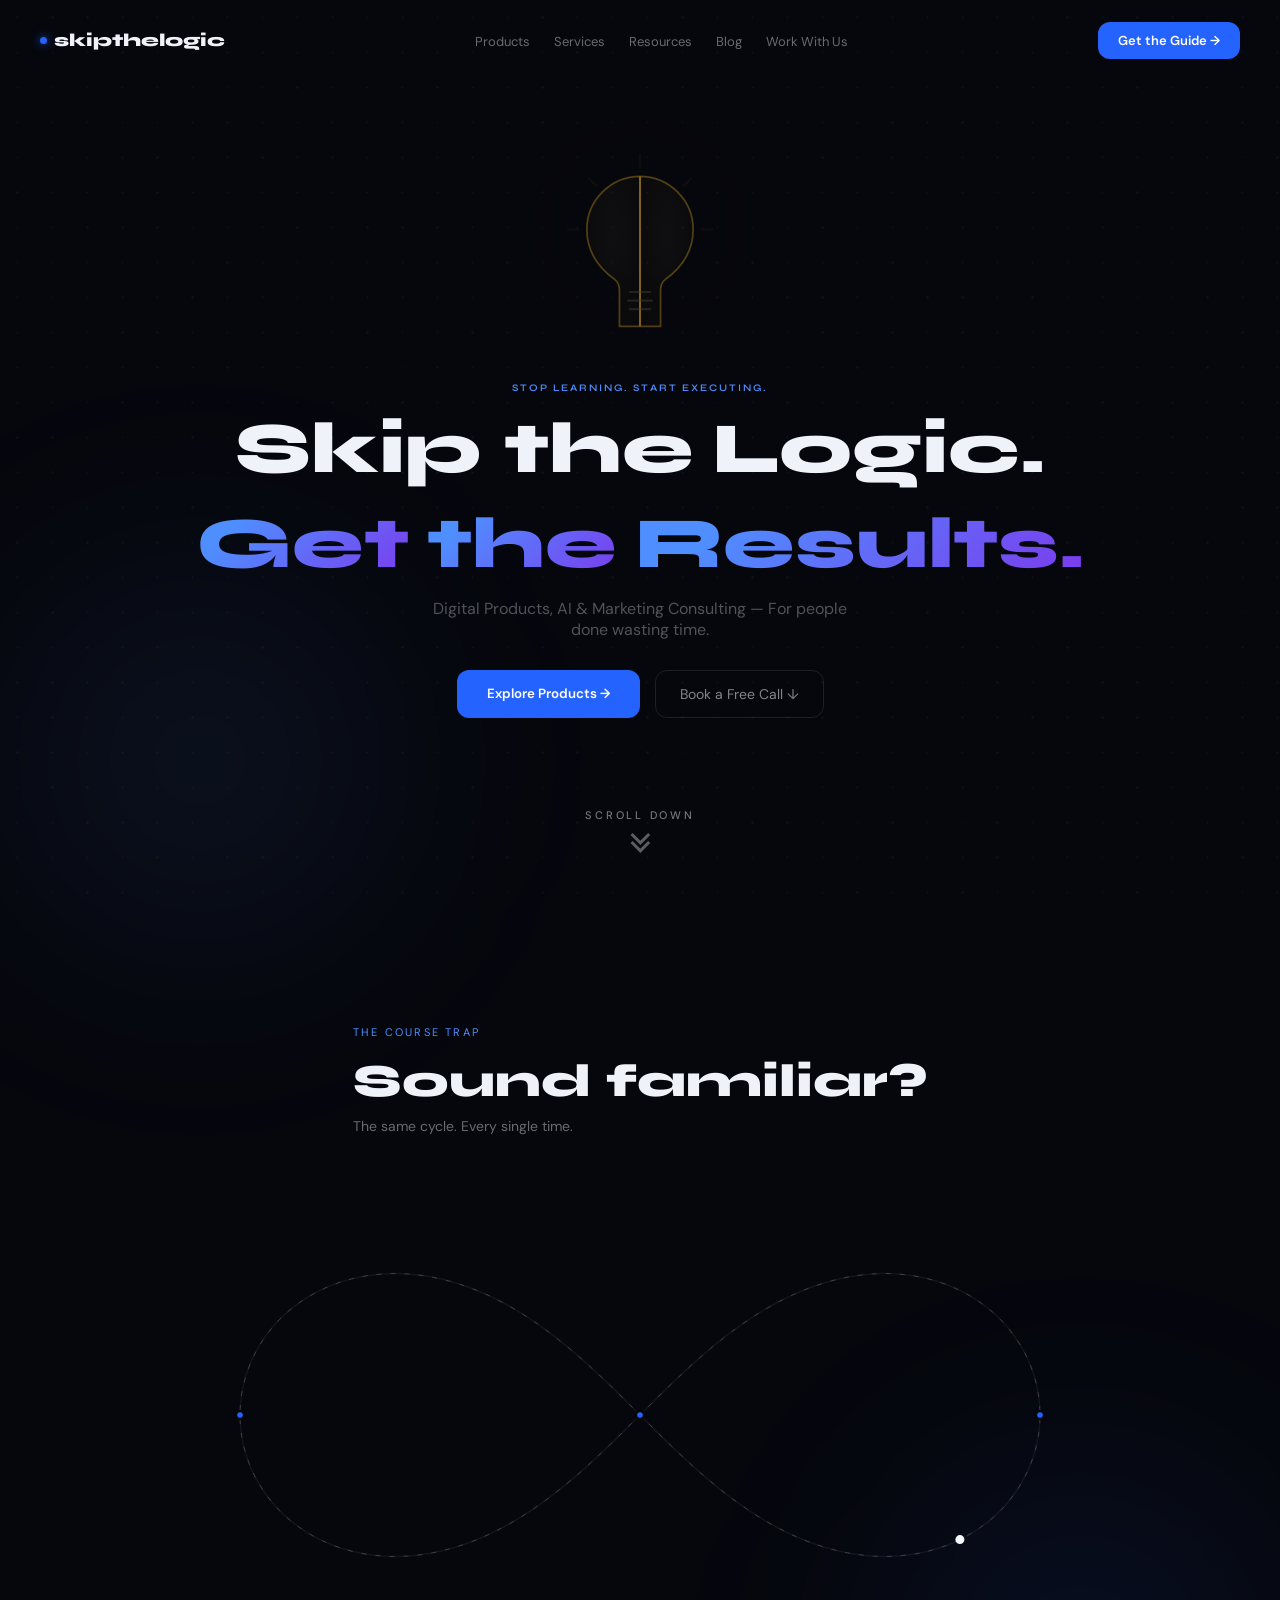
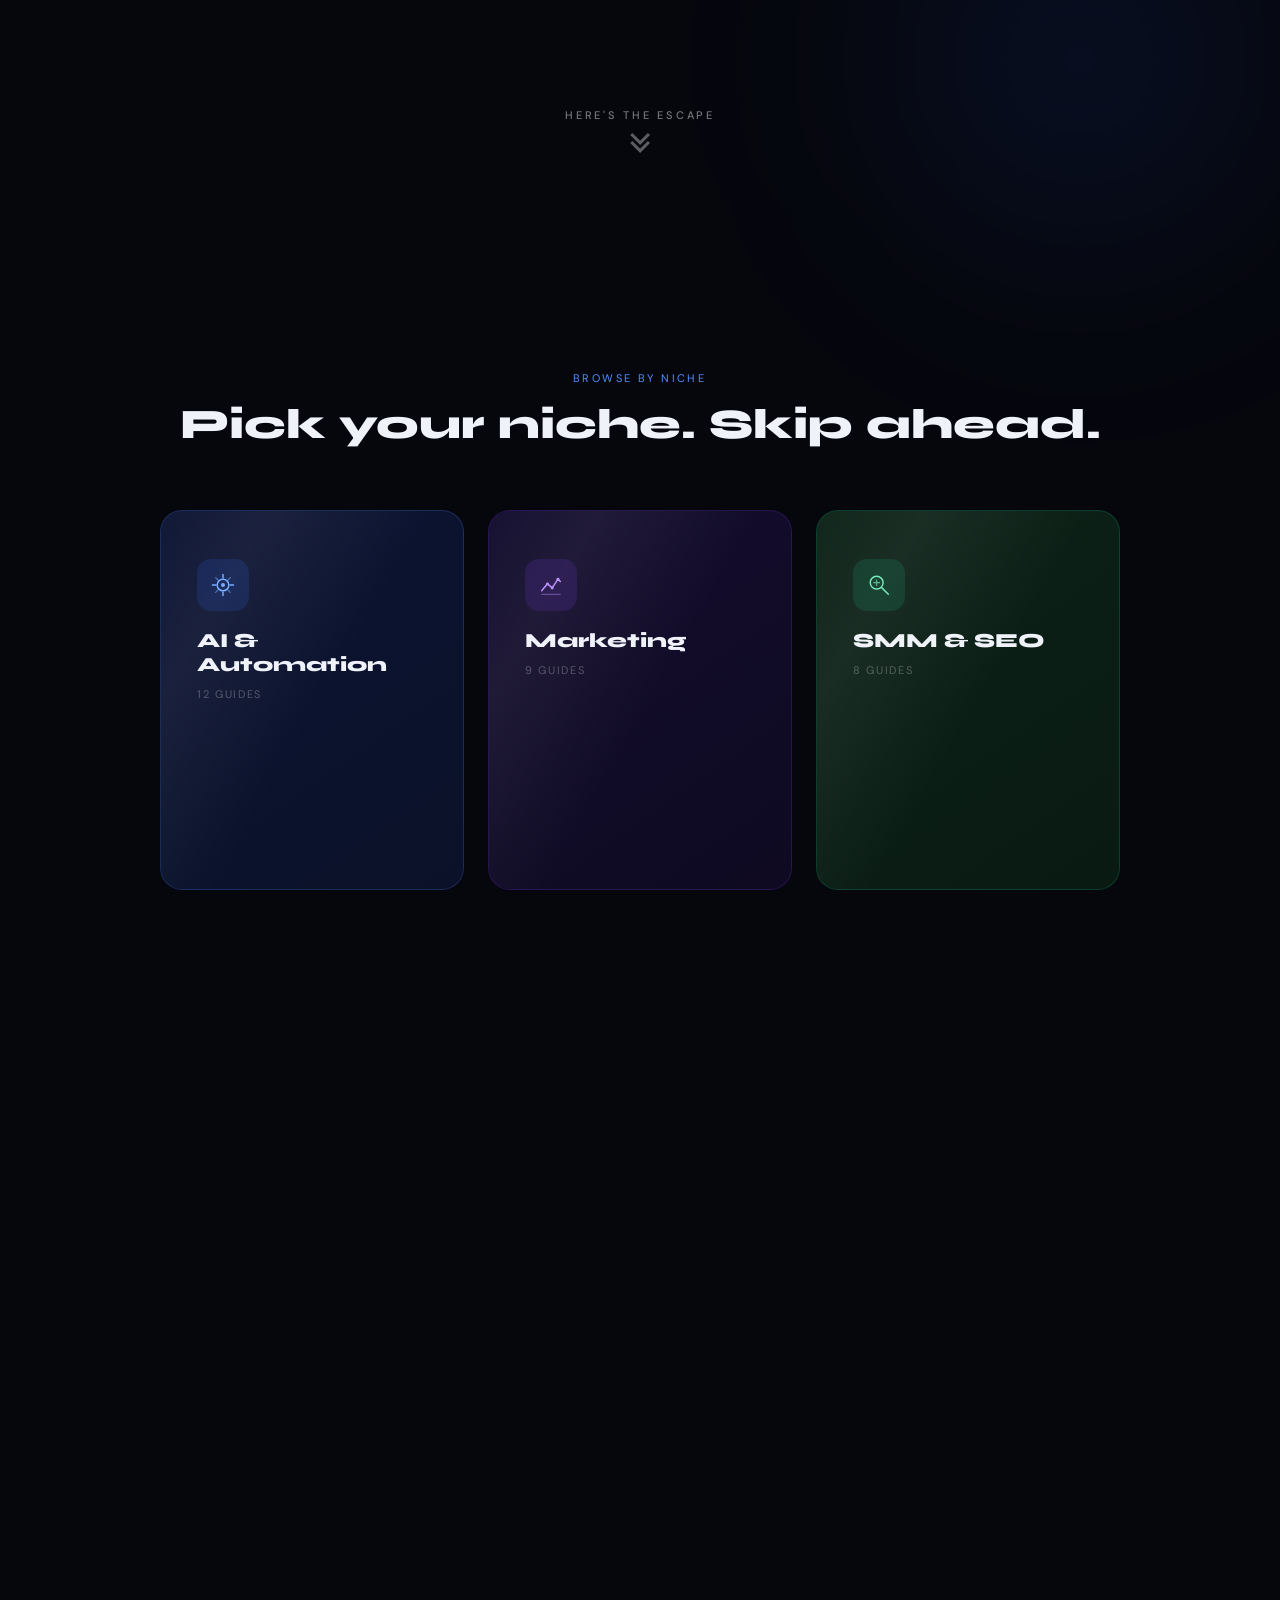
<file: index.html>
<!DOCTYPE html>
<html lang="en">
<head>
  <meta charset="UTF-8">
  <meta name="viewport" content="width=device-width, initial-scale=1.0">

  <!-- ── PRIMARY SEO ── -->
  <title>SkiptheLogic | Digital Products, AI Automation & Marketing Consulting</title>
  <meta name="description" content="Skip the Logic offers Digital Products and Consulting Services for AI automation, SEO, and Social Media marketing. Start executing.">
  <meta name="keywords" content="digital products online, AI automation consulting, SEO consulting, social media marketing services, online courses, how to rank on AI, marketing consulting, SMM, prompt engineering, AI workflow tools">
  <meta name="author" content="SkiptheLogic">
  <link rel="canonical" href="https://skiptheLogic.com/">

  <!-- ── OPEN GRAPH (Facebook / LinkedIn) ── -->
  <meta property="og:type" content="website">
  <meta property="og:url" content="https://skillbyte.co/">
  <meta property="og:title" content="SkiptheLogic | Digital Products, AI Automation & Marketing Services">
  <meta property="og:description" content="Break the course loop. Skillbyte guides get you from zero to doing in 45 minutes flat — starting from $9.">
  <meta property="og:image" content="https://skillbyte.co/og-image.png">
  <meta property="og:site_name" content="Skillbyte">

  <!-- ── TWITTER CARD ── -->
  <!-- <meta name="twitter:card" content="summary_large_image">
  <meta name="twitter:url" content="https://skillbyte.co/">
  <meta name="twitter:title" content="SkiptheLogic | Digital Products, AI & Marketing Consulting — For people done wasting time.
">
  <meta name="twitter:description" content="Break the course loop. Skillbyte guides get you from zero to doing in 45 minutes flat — starting from $9.">
  <meta name="twitter:image" content="https://skillbyte.co/og-image.png"> -->

  <!-- ── STRUCTURED DATA (JSON-LD) ── -->
  <script type="application/ld+json">
  {
    "@context": "https://schema.org",
    "@type": "Organization",
    "name": "Skillbyte",
    "url": "https://skipthecode.com",
    "description": "Bite-sized, practical guides on AI, Marketing, and SEO. Zero fluff — go from zero to doing in a single sitting.",
    "logo": "https://skipthecode/logo.png",
    "contactPoint": {
      "@type": "ContactPoint",
      "contactType": "Customer Support",
      "email": "aaksss0691@gmail.com"
    },
    "offers": {
      "@type": "AggregateOffer",
      "priceCurrency": "USD",
      "lowPrice": "9",
      "offerCount": "12"
    }
  }
  </script>

  <!-- ── PERFORMANCE: preconnect to font origins ── -->
  <link rel="preconnect" href="https://fonts.googleapis.com">
  <link rel="preconnect" href="https://fonts.gstatic.com" crossorigin>

  <!-- ── FONTS: display=swap prevents render-blocking ── -->
  <link href="https://fonts.googleapis.com/css2?family=Syne:wght@700;800&family=DM+Sans:opsz,wght@9..40,300;9..40,400;9..40,500&display=swap" rel="stylesheet">

  <link rel="stylesheet" href="style.css">

  <!-- Favicon placeholders -->
  <link rel="icon" href="/favicon.ico" sizes="any">
  <link rel="icon" href="/favicon.svg" type="image/svg+xml">
  <link rel="apple-touch-icon" href="/apple-touch-icon.png">
</head>
<body>

  <!-- HERO -->
  <div id="hero">
    <canvas id="bg" aria-hidden="true"></canvas>

    <nav aria-label="Main navigation">
      <a href="/" class="logo" aria-label="Skillbyte home">
        <span class="logo-dot" aria-hidden="true"></span>skipthelogic
      </a>
      <ul class="nav-links">
        <li><a href="#featured">Products</a></li>
        <li><a href="#trap">Services</a></li>
        <li><a href="#agency">Resources</a></li>
         <li><a href="blog/index_blog.html">Blog</a></li>
        <li><a href="#agency">Work With Us</a></li>
      </ul>
      <button class="bp" style="padding:10px 20px; font-size:13px" onclick="document.getElementById('agency').scrollIntoView({behavior:'smooth'})">Get the Guide →</button>
    </nav>

    <div class="bulb-wrap" id="bulbTrigger" role="presentation" aria-hidden="true">
      <div id="bloom"></div>
      <svg id="bulb" viewBox="0 0 140 220" aria-hidden="true" focusable="false">
        <defs>
          <clipPath id="cL"><rect x="0" y="0" width="70" height="220"/></clipPath>
          <clipPath id="cR"><rect x="70" y="0" width="70" height="220"/></clipPath>
          <radialGradient id="ig" cx="50%" cy="40%" r="50%">
            <stop offset="0%" stop-color="#fff9c4" stop-opacity="0" id="ig0"/>
            <stop offset="100%" stop-color="#fbbf24" stop-opacity="0" id="ig1"/>
          </radialGradient>
        </defs>
        <g id="hL" clip-path="url(#cL)">
          <path d="M70,10 C36,10 8,38 8,72 C8,96 21,116 40,130 C44,133 46,138 46,143 L46,185 L70,185 Z" fill="url(#ig)" stroke="#fbbf24" stroke-opacity="0.3" stroke-width="2"/>
          <path d="M70,145 L58,145 M70,155 L56,155 M70,165 L58,165" fill="none" stroke="#222" stroke-width="2.5" stroke-linecap="round"/>
        </g>
        <g id="hR" clip-path="url(#cR)">
          <path d="M70,10 C104,10 132,38 132,72 C132,96 119,116 100,130 C96,133 94,138 94,143 L94,185 L70,185 Z" fill="url(#ig)" stroke="#fbbf24" stroke-opacity="0.3" stroke-width="2"/>
          <path d="M70,145 L82,145 M70,155 L84,155 M70,165 L82,165" fill="none" stroke="#222" stroke-width="2.5" stroke-linecap="round"/>
        </g>
        <line id="seam" x1="70" y1="10" x2="70" y2="185" stroke="#fbbf24" stroke-width="1.5" opacity="0"/>
        <g id="rays" opacity="0" aria-hidden="true">
          <line x1="70" y1="0" x2="70" y2="-15" stroke="#fbbf24" stroke-width="3" stroke-linecap="round"/>
          <line x1="70" y1="0" x2="70" y2="-12" stroke="#fbbf24" stroke-width="3" stroke-linecap="round" transform="rotate(45 70 72)"/>
          <line x1="70" y1="0" x2="70" y2="-12" stroke="#fbbf24" stroke-width="3" stroke-linecap="round" transform="rotate(-45 70 72)"/>
          <line x1="70" y1="0" x2="70" y2="-12" stroke="#fbbf24" stroke-width="3" stroke-linecap="round" transform="rotate(90 70 72)"/>
          <line x1="70" y1="0" x2="70" y2="-12" stroke="#fbbf24" stroke-width="3" stroke-linecap="round" transform="rotate(-90 70 72)"/>
        </g>
      </svg>
    </div>

    <div class="scroll-down-icon" aria-hidden="true">
      <span class="scroll-text">Scroll Down</span>
      <div class="chevron-group"><span></span><span></span></div>
    </div>

    <div class="content">
      <p class="eyebrow" id="ey">Stop learning. Start executing.</p>
      <h1>
        <span class="word" id="w0">Skip the</span>
        <span class="word" id="w1"> Logic.</span>
      </h1>
      <h1>
        <span class="word accent" id="w2">Get</span>
        <span class="word accent" id="w3">the</span>
        <span class="word accent" id="w4">Results.</span>
      </h1>
      <p class="sub" id="sub">Digital Products, AI & Marketing Consulting — For people done wasting time.</p>
      <div class="btns" id="btns">
        <button class="bp" onclick="document.getElementById('featured').scrollIntoView({behavior:'smooth'})">Explore Products →
</button>
        <button class="bs" onclick="document.getElementById('trap').scrollIntoView({behavior:'smooth'})">Book a Free Call ↓</button>
      </div>
    </div>
  </div>

  <!-- TRAP / LOOP -->
  <section id="trap" aria-labelledby="trap-heading">
    <div class="trap-content-wrapper">
      <p class="trap-eyebrow reveal-item">The course trap</p>
      <h2 class="trap-headline reveal-item" id="trap-heading">Sound familiar?</h2>
      <p class="trap-sub reveal-item">The same cycle. Every single time.</p>
    </div>

    <div id="inf-stage" role="img" aria-label="Infinity loop animation showing the course trap cycle">
      <svg id="inf-svg" viewBox="0 0 720 480" xmlns="http://www.w3.org/2000/svg" aria-hidden="true">
        <path id="lem-base" fill="none" stroke="rgba(255,255,255,0.055)" stroke-width="1.5"/>
        <path id="lem-dash" fill="none" stroke="rgba(255,255,255,0.18)" stroke-width="1" stroke-dasharray="5 9"/>
        <circle id="nd0" r="4" fill="#2563ff" stroke="#06070d" stroke-width="2.5"/>
        <circle id="nd1" r="4" fill="#2563ff" stroke="#06070d" stroke-width="2.5"/>
        <circle id="nd2" r="4" fill="#2563ff" stroke="#06070d" stroke-width="2.5"/>
        <circle id="nd-ring" r="11" fill="none" stroke="rgba(37,99,255,0.4)" stroke-width="1" opacity="0"/>
        <g id="lbl0" class="lbl-g" opacity="0"><text id="l0t" font-family="'Syne',sans-serif" font-size="14" font-weight="700" fill="#fff"/><text id="l0s" font-family="'DM Sans',sans-serif" font-size="11" fill="rgba(255,255,255,0.3)"/></g>
        <g id="lbl1" class="lbl-g" opacity="0"><text id="l1t" font-family="'Syne',sans-serif" font-size="14" font-weight="700" fill="#fff"/><text id="l1s" font-family="'DM Sans',sans-serif" font-size="11" fill="rgba(255,255,255,0.3)"/></g>
        <g id="lbl2" class="lbl-g" opacity="0"><text id="l2t" font-family="'Syne',sans-serif" font-size="14" font-weight="700" fill="#fff"/><text id="l2s" font-family="'DM Sans',sans-serif" font-size="11" fill="rgba(255,255,255,0.3)"/></g>
        <circle id="traveller" r="4.5" fill="#ffffff"/>
      </svg>
    </div>

    <div class="scroll-down-icon" aria-hidden="true">
      <span class="scroll-text">Here's the Escape</span>
      <div class="chevron-group"><span></span><span></span></div>
    </div>
  </section>

  <!-- FEATURED / NICHE CARDS -->
  <section id="featured" aria-labelledby="featured-heading">
    <p class="sb-eyebrow reveal-item">Browse by niche</p>
    <h2 class="sb-section-title reveal-item" id="featured-heading">Pick your niche. Skip ahead.</h2>

    <div class="nc-grid reveal-item">
      <a class="nc-card nc-ai" href="https://youtube.com" target="_blank" rel="noopener noreferrer" aria-label="Browse AI & Automation guides — 12 guides available">
        <div class="nc-glow" aria-hidden="true"></div>
        <div class="nc-particles" aria-hidden="true"></div>
        <div class="nc-icon" aria-hidden="true">
          <svg viewBox="0 0 48 48" fill="none" xmlns="http://www.w3.org/2000/svg">
            <circle cx="24" cy="24" r="10" stroke="currentColor" stroke-width="2.5"/>
            <circle cx="24" cy="24" r="3.5" fill="currentColor"/>
            <path d="M24 6v6M24 36v6M6 24h6M36 24h6" stroke="currentColor" stroke-width="2.5" stroke-linecap="round"/>
            <path d="M11.5 11.5l4.2 4.2M32.3 32.3l4.2 4.2M36.5 11.5l-4.2 4.2M15.7 32.3l-4.2 4.2" stroke="currentColor" stroke-width="2" stroke-linecap="round" opacity="0.6"/>
          </svg>
        </div>
        <div class="nc-label">AI &amp; Automation</div>
        <div class="nc-count">12 guides</div>
        <div class="nc-hover-body">
          <p>Prompt engineering, AI workflows, tools that save you 10hrs/week.</p>
          <span class="nc-cta-btn">Browse AI Guides →</span>
        </div>
        <div class="nc-shine" aria-hidden="true"></div>
      </a>

      <a class="nc-card nc-mkt" href="https://youtube.com" target="_blank" rel="noopener noreferrer" aria-label="Browse Marketing guides — 9 guides available">
        <div class="nc-glow" aria-hidden="true"></div>
        <div class="nc-particles" aria-hidden="true"></div>
        <div class="nc-icon" aria-hidden="true">
          <svg viewBox="0 0 48 48" fill="none" xmlns="http://www.w3.org/2000/svg">
            <path d="M8 34 L18 22 L26 29 L36 14 L40 18" stroke="currentColor" stroke-width="2.5" stroke-linecap="round" stroke-linejoin="round"/>
            <circle cx="18" cy="22" r="2.5" fill="currentColor"/>
            <circle cx="26" cy="29" r="2.5" fill="currentColor"/>
            <circle cx="36" cy="14" r="2.5" fill="currentColor"/>
            <path d="M8 40h32" stroke="currentColor" stroke-width="2" stroke-linecap="round" opacity="0.4"/>
          </svg>
        </div>
        <div class="nc-label">Marketing</div>
        <div class="nc-count">9 guides</div>
        <div class="nc-hover-body">
          <p>Funnels, email, paid ads — grow without a big team or budget.</p>
          <span class="nc-cta-btn">Browse Marketing →</span>
        </div>
        <div class="nc-shine" aria-hidden="true"></div>
      </a>

      <a class="nc-card nc-seo" href="https://youtube.com" target="_blank" rel="noopener noreferrer" aria-label="Browse SMM & SEO guides — 8 guides available">
        <div class="nc-glow" aria-hidden="true"></div>
        <div class="nc-particles" aria-hidden="true"></div>
        <div class="nc-icon" aria-hidden="true">
          <svg viewBox="0 0 48 48" fill="none" xmlns="http://www.w3.org/2000/svg">
            <circle cx="20" cy="20" r="11" stroke="currentColor" stroke-width="2.5"/>
            <path d="M28.5 28.5L40 40" stroke="currentColor" stroke-width="2.5" stroke-linecap="round"/>
            <path d="M15 20h10M20 15v10" stroke="currentColor" stroke-width="2" stroke-linecap="round" opacity="0.7"/>
          </svg>
        </div>
        <div class="nc-label">SMM &amp; SEO</div>
        <div class="nc-count">8 guides</div>
        <div class="nc-hover-body">
          <p>Rank higher, grow socials, and turn content into compounding traffic.</p>
          <span class="nc-cta-btn">Browse SMM &amp; SEO →</span>
        </div>
        <div class="nc-shine" aria-hidden="true"></div>
      </a>
    </div>
  </section>

  <!-- ABOUT / COMPANY -->
  <section id="about" aria-labelledby="about-heading">
    <div class="ab-left reveal-item">
      <div class="ab-img-wrap" id="abImgWrap">
        <div class="ab-glow-ring" aria-hidden="true"></div>
        <div class="ab-orb ab-orb1" aria-hidden="true"></div>
        <div class="ab-orb ab-orb2" aria-hidden="true"></div>
        <svg class="ab-illustration" viewBox="0 0 320 360" fill="none" xmlns="http://www.w3.org/2000/svg" aria-label="Illustration of Skillbyte guide books" role="img">
          <defs>
            <linearGradient id="bk1top" x1="0%" y1="0%" x2="100%" y2="100%"><stop offset="0%" stop-color="#1e3a8a"/><stop offset="100%" stop-color="#1e40af"/></linearGradient>
            <linearGradient id="bk2top" x1="0%" y1="0%" x2="100%" y2="100%"><stop offset="0%" stop-color="#3730a3"/><stop offset="100%" stop-color="#4338ca"/></linearGradient>
            <linearGradient id="bk3top" x1="0%" y1="0%" x2="100%" y2="100%"><stop offset="0%" stop-color="#1d4ed8"/><stop offset="100%" stop-color="#2563eb"/></linearGradient>
            <linearGradient id="glowG" x1="0%" y1="0%" x2="100%" y2="0%"><stop offset="0%" stop-color="#3b82f6" stop-opacity="0"/><stop offset="50%" stop-color="#60a5fa"/><stop offset="100%" stop-color="#818cf8" stop-opacity="0"/></linearGradient>
            <filter id="glow1"><feGaussianBlur stdDeviation="3" result="blur"/><feMerge><feMergeNode in="blur"/><feMergeNode in="SourceGraphic"/></feMerge></filter>
          </defs>
          <g class="ab-book ab-book3">
            <rect x="60" y="210" width="200" height="14" rx="2" fill="#0f172a" opacity="0.6"/>
            <rect x="55" y="140" width="16" height="84" rx="2" fill="#0c1a4a"/>
            <rect x="71" y="134" width="194" height="90" rx="4" fill="url(#bk3top)"/>
            <rect x="71" y="134" width="194" height="90" rx="4" fill="none" stroke="rgba(96,165,250,0.3)" stroke-width="1"/>
            <rect x="85" y="148" width="120" height="2" rx="1" fill="url(#glowG)" opacity="0.7"/>
            <rect x="85" y="154" width="80" height="1.5" rx="1" fill="rgba(255,255,255,0.1)"/>
            <text x="168" y="200" font-family="'DM Sans',sans-serif" font-size="9" font-weight="600" fill="rgba(255,255,255,0.5)" text-anchor="middle">SKILLBYTE</text>
          </g>
          <g class="ab-book ab-book2">
            <rect x="50" y="168" width="220" height="14" rx="2" fill="#0f172a" opacity="0.6"/>
            <rect x="44" y="96" width="16" height="86" rx="2" fill="#1e1b4b"/>
            <rect x="60" y="90" width="210" height="92" rx="4" fill="url(#bk2top)"/>
            <rect x="60" y="90" width="210" height="92" rx="4" fill="none" stroke="rgba(129,140,248,0.35)" stroke-width="1"/>
            <rect x="76" y="104" width="130" height="2" rx="1" fill="url(#glowG)" opacity="0.8"/>
            <rect x="76" y="110" width="90" height="1.5" rx="1" fill="rgba(255,255,255,0.1)"/>
            <circle cx="165" cy="144" r="18" fill="rgba(67,56,202,0.4)" stroke="rgba(129,140,248,0.3)" stroke-width="1"/>
            <polygon points="161,137 161,151 173,144" fill="#818cf8" opacity="0.9"/>
            <text x="165" y="174" font-family="'DM Sans',sans-serif" font-size="9" font-weight="600" fill="rgba(255,255,255,0.5)" text-anchor="middle">SKILLBYTE</text>
          </g>
          <g class="ab-book ab-book1">
            <rect x="40" y="126" width="240" height="14" rx="2" fill="#0f172a" opacity="0.7"/>
            <rect x="33" y="50" width="17" height="90" rx="2" fill="#1e3a8a"/>
            <rect x="50" y="44" width="230" height="96" rx="4" fill="url(#bk1top)" filter="url(#glow1)"/>
            <rect x="50" y="44" width="230" height="96" rx="4" fill="none" stroke="rgba(96,165,250,0.45)" stroke-width="1.5"/>
            <rect x="68" y="58" width="150" height="2.5" rx="1" fill="url(#glowG)"/>
            <rect x="68" y="65" width="100" height="1.5" rx="1" fill="rgba(255,255,255,0.12)"/>
            <rect x="68" y="70" width="120" height="1.5" rx="1" fill="rgba(255,255,255,0.07)"/>
            <circle cx="165" cy="106" r="22" fill="rgba(30,58,138,0.5)" stroke="rgba(96,165,250,0.4)" stroke-width="1.5"/>
            <circle cx="165" cy="106" r="14" fill="rgba(37,99,235,0.4)" stroke="rgba(147,187,255,0.5)" stroke-width="1"/>
            <polygon points="161,99 161,113 174,106" fill="#93bbff"/>
            <rect x="68" y="128" width="194" height="2" rx="1" fill="url(#glowG)" opacity="0.5"/>
            <text x="165" y="132" font-family="'DM Sans',sans-serif" font-size="8" font-weight="600" fill="rgba(255,255,255,0.5)" text-anchor="middle">SKILLBYTE GUIDE</text>
          </g>
          <g class="ab-badge-float ab-badge-float1" aria-hidden="true"><rect x="210" y="22" width="100" height="34" rx="12" fill="rgba(37,99,235,0.35)" stroke="rgba(96,165,250,0.7)" stroke-width="1.5"/><text x="260" y="44" font-family="'DM Sans',sans-serif" font-size="13" font-weight="700" fill="#ffffff" text-anchor="middle">12 Guides</text></g>
          <g class="ab-badge-float ab-badge-float2" aria-hidden="true"><rect x="4" y="52" width="90" height="34" rx="12" fill="rgba(67,56,202,0.35)" stroke="rgba(129,140,248,0.7)" stroke-width="1.5"/><text x="49" y="74" font-family="'DM Sans',sans-serif" font-size="13" font-weight="700" fill="#ffffff" text-anchor="middle">★ 4.9 / 5</text></g>
          <g class="ab-badge-float ab-badge-float3" aria-hidden="true"><rect x="190" y="234" width="116" height="34" rx="12" fill="rgba(16,185,129,0.3)" stroke="rgba(52,211,153,0.65)" stroke-width="1.5"/><text x="248" y="256" font-family="'DM Sans',sans-serif" font-size="13" font-weight="700" fill="#ffffff" text-anchor="middle">840+ readers</text></g>
          <rect x="30" y="222" width="260" height="1" rx="1" fill="url(#glowG)" opacity="0.4"/>
        </svg>
        <div class="ab-ripple-area" id="abRipple" aria-hidden="true"></div>
      </div>
    </div>

    <div class="ab-right reveal-item">
      <p class="ab-eyebrow">AAbout SkiptheLogic</p>
      <h2 class="ab-heading" id="about-heading">We skip the theory.<br><span>You get traction.</span></h2>
      <p class="ab-desc">SkiptheLogic was built for people exhausted from watching 8-hour courses and still feeling stuck. Every product we publish — and every consulting engagement we take — is battle-tested, zero-fluff, and built to move the needle fast.</p>
      <ul class="ab-stats" aria-label="SkiptheLogic statistics">
        <li><span class="ab-stat-num">12+</span><span class="ab-stat-label">Guides published</span></li>
        <li><span class="ab-stat-num">840+</span><span class="ab-stat-label">Active readers</span></li>
        <li><span class="ab-stat-num">45min</span><span class="ab-stat-label">Avg. read time</span></li>
      </ul>
      <div class="ab-cta-row">
        <a href="https://youtube.com" target="_blank" rel="noopener noreferrer" class="ab-cta-btn">Explore all guides →</a>
        <a href="https://youtube.com" target="_blank" rel="noopener noreferrer" class="ab-cta-link">Our story ↗</a>
      </div>
    </div>
  </section>

  <!-- TESTIMONIALS -->
  <section id="testimonials" aria-labelledby="testimonials-heading">
    <p class="tm-eyebrow reveal-item">What clients say</p>
    <h2 class="tm-title reveal-item" id="testimonials-heading">Real results. Real people.</h2>
    <p class="tm-sub reveal-item">Drag the card or hit next — hear it from them.</p>
    <div class="tm-stack-wrap" role="region" aria-label="Testimonial cards"></div>
    <div class="tm-controls" role="group" aria-label="Testimonial navigation">
      <button class="tm-btn" id="tm-prev" aria-label="Previous testimonial">←</button>
      <div class="tm-dots" role="tablist" aria-label="Testimonial indicators"></div>
      <button class="tm-btn" id="tm-next" aria-label="Next testimonial">→</button>
    </div>
  </section>

  <!-- AGENCY / BUSINESS SERVICES -->
  <section id="agency" aria-labelledby="agency-heading">
    <div class="agency-left reveal-item">
      <p class="ag-eyebrow">SkiptheLogic Services</p>
      <h2 class="ag-heading" id="agency-heading">We build growth<br><span>systems for businesses.</span></h2>
      <p class="ag-desc">Beyond products — SkiptheLogic runs a consulting practice helping businesses scale with AI automation, smart marketing, and SEO that works in 2026 and beyond. Serious about growth? Let's talk.</p>

      <ul class="ag-services">
        <li>
          <div class="ag-service-icon" aria-hidden="true"><svg viewBox="0 0 24 24" fill="none"><path d="M12 2L2 7l10 5 10-5-10-5zM2 17l10 5 10-5M2 12l10 5 10-5" stroke="currentColor" stroke-width="1.8" stroke-linecap="round" stroke-linejoin="round"/></svg></div>
          <div><h3>AI &amp; AI Automation Consulting</h3><p>Custom AI systems that cut costs, kill repetitive tasks, and give you a real edge.</p></div>
        </li>
        <li>
          <div class="ag-service-icon" aria-hidden="true"><svg viewBox="0 0 24 24" fill="none"><path d="M22 12h-4l-3 9L9 3l-3 9H2" stroke="currentColor" stroke-width="1.8" stroke-linecap="round" stroke-linejoin="round"/></svg></div>
          <div><h3>SEO & AI Ranking</h3><p>Rank on Google and inside AI search results — content strategy built for 2026.
</p></div>
        </li>
        <li>
          <div class="ag-service-icon" aria-hidden="true"><svg viewBox="0 0 24 24" fill="none"><circle cx="12" cy="12" r="10" stroke="currentColor" stroke-width="1.8"/><path d="M12 8v4l3 3" stroke="currentColor" stroke-width="1.8" stroke-linecap="round"/></svg></div>
          <div><h3>Social Media Marketing </h3><p>Platform-specific SMM strategies that build authority and turn followers into revenue.
</p></div>
        </li>
      </ul>

      <div class="ag-cta-row">
        <a href="#ag-form" class="ag-cta-btn" onclick="document.getElementById('ag-form').scrollIntoView({behavior:'smooth'});return false;">Book a Free Strategy Call →</a>
        <p class="ag-trust">Trusted by 20+ businesses across e-commerce, SaaS, coaching & marketing</p>
      </div>
    </div>

    <div class="agency-right reveal-item" id="ag-form">
      <div class="ag-form-card">
        <div class="ag-form-header">
          <h3>Let's talk about your growth</h3>
          <p>Fill in the details. We respond within 24 hours — personally.</p>
        </div>

        <div id="ag-form-body">
          <div class="ag-field-row">
            <div class="ag-field">
              <label for="ag-name">Full Name *</label>
              <input type="text" id="ag-name" name="name" placeholder="Alex Johnson" autocomplete="name" aria-required="true">
            </div>
            <div class="ag-field">
              <label for="ag-biz">Business Name</label>
              <input type="text" id="ag-biz" name="organization" placeholder="Acme Co." autocomplete="organization">
            </div>
          </div>

          <div class="ag-field-row">
            <div class="ag-field ag-field-phone">
              <label for="ag-phone">Phone Number *</label>
              <div class="ag-phone-wrap">
                <select id="ag-country" name="country-code" class="ag-country-select" aria-label="Country code">
                  <option value="+93">🇦🇫 +93</option><option value="+355">🇦🇱 +355</option><option value="+213">🇩🇿 +213</option><option value="+376">🇦🇩 +376</option><option value="+244">🇦🇴 +244</option><option value="+54">🇦🇷 +54</option><option value="+374">🇦🇲 +374</option><option value="+61">🇦🇺 +61</option><option value="+43">🇦🇹 +43</option><option value="+994">🇦🇿 +994</option><option value="+973">🇧🇭 +973</option><option value="+880">🇧🇩 +880</option><option value="+375">🇧🇾 +375</option><option value="+32">🇧🇪 +32</option><option value="+501">🇧🇿 +501</option><option value="+229">🇧🇯 +229</option><option value="+975">🇧🇹 +975</option><option value="+591">🇧🇴 +591</option><option value="+387">🇧🇦 +387</option><option value="+267">🇧🇼 +267</option><option value="+55">🇧🇷 +55</option><option value="+673">🇧🇳 +673</option><option value="+359">🇧🇬 +359</option><option value="+226">🇧🇫 +226</option><option value="+257">🇧🇮 +257</option><option value="+855">🇰🇭 +855</option><option value="+237">🇨🇲 +237</option><option value="+1">🇨🇦 +1</option><option value="+238">🇨🇻 +238</option><option value="+236">🇨🇫 +236</option><option value="+235">🇹🇩 +235</option><option value="+56">🇨🇱 +56</option><option value="+86">🇨🇳 +86</option><option value="+57">🇨🇴 +57</option><option value="+269">🇰🇲 +269</option><option value="+242">🇨🇬 +242</option><option value="+506">🇨🇷 +506</option><option value="+385">🇭🇷 +385</option><option value="+53">🇨🇺 +53</option><option value="+357">🇨🇾 +357</option><option value="+420">🇨🇿 +420</option><option value="+45">🇩🇰 +45</option><option value="+253">🇩🇯 +253</option><option value="+593">🇪🇨 +593</option><option value="+20">🇪🇬 +20</option><option value="+503">🇸🇻 +503</option><option value="+240">🇬🇶 +240</option><option value="+291">🇪🇷 +291</option><option value="+372">🇪🇪 +372</option><option value="+251">🇪🇹 +251</option><option value="+679">🇫🇯 +679</option><option value="+358">🇫🇮 +358</option><option value="+33">🇫🇷 +33</option><option value="+241">🇬🇦 +241</option><option value="+220">🇬🇲 +220</option><option value="+995">🇬🇪 +995</option><option value="+49">🇩🇪 +49</option><option value="+233">🇬🇭 +233</option><option value="+30">🇬🇷 +30</option><option value="+502">🇬🇹 +502</option><option value="+224">🇬🇳 +224</option><option value="+245">🇬🇼 +245</option><option value="+592">🇬🇾 +592</option><option value="+509">🇭🇹 +509</option><option value="+504">🇭🇳 +504</option><option value="+36">🇭🇺 +36</option><option value="+354">🇮🇸 +354</option><option value="+91">🇮🇳 +91</option><option value="+62">🇮🇩 +62</option><option value="+98">🇮🇷 +98</option><option value="+964">🇮🇶 +964</option><option value="+353">🇮🇪 +353</option><option value="+972">🇮🇱 +972</option><option value="+39">🇮🇹 +39</option><option value="+1876">🇯🇲 +1876</option><option value="+81">🇯🇵 +81</option><option value="+962">🇯🇴 +962</option><option value="+7">🇰🇿 +7</option><option value="+254">🇰🇪 +254</option><option value="+686">🇰🇮 +686</option><option value="+383">🇽🇰 +383</option><option value="+965">🇰🇼 +965</option><option value="+996">🇰🇬 +996</option><option value="+856">🇱🇦 +856</option><option value="+371">🇱🇻 +371</option><option value="+961">🇱🇧 +961</option><option value="+266">🇱🇸 +266</option><option value="+231">🇱🇷 +231</option><option value="+218">🇱🇾 +218</option><option value="+423">🇱🇮 +423</option><option value="+370">🇱🇹 +370</option><option value="+352">🇱🇺 +352</option><option value="+261">🇲🇬 +261</option><option value="+265">🇲🇼 +265</option><option value="+60">🇲🇾 +60</option><option value="+960">🇲🇻 +960</option><option value="+223">🇲🇱 +223</option><option value="+356">🇲🇹 +356</option><option value="+692">🇲🇭 +692</option><option value="+222">🇲🇷 +222</option><option value="+230">🇲🇺 +230</option><option value="+52">🇲🇽 +52</option><option value="+691">🇫🇲 +691</option><option value="+373">🇲🇩 +373</option><option value="+377">🇲🇨 +377</option><option value="+976">🇲🇳 +976</option><option value="+382">🇲🇪 +382</option><option value="+212">🇲🇦 +212</option><option value="+258">🇲🇿 +258</option><option value="+264">🇳🇦 +264</option><option value="+977" selected>🇳🇵 +977</option><option value="+31">🇳🇱 +31</option><option value="+64">🇳🇿 +64</option><option value="+505">🇳🇮 +505</option><option value="+227">🇳🇪 +227</option><option value="+234">🇳🇬 +234</option><option value="+47">🇳🇴 +47</option><option value="+968">🇴🇲 +968</option><option value="+92">🇵🇰 +92</option><option value="+680">🇵🇼 +680</option><option value="+507">🇵🇦 +507</option><option value="+675">🇵🇬 +675</option><option value="+595">🇵🇾 +595</option><option value="+51">🇵🇪 +51</option><option value="+63">🇵🇭 +63</option><option value="+48">🇵🇱 +48</option><option value="+351">🇵🇹 +351</option><option value="+974">🇶🇦 +974</option><option value="+40">🇷🇴 +40</option><option value="+7">🇷🇺 +7</option><option value="+250">🇷🇼 +250</option><option value="+1869">🇰🇳 +1869</option><option value="+1758">🇱🇨 +1758</option><option value="+1784">🇻🇨 +1784</option><option value="+685">🇼🇸 +685</option><option value="+378">🇸🇲 +378</option><option value="+239">🇸🇹 +239</option><option value="+966">🇸🇦 +966</option><option value="+221">🇸🇳 +221</option><option value="+381">🇷🇸 +381</option><option value="+232">🇸🇱 +232</option><option value="+65">🇸🇬 +65</option><option value="+421">🇸🇰 +421</option><option value="+386">🇸🇮 +386</option><option value="+677">🇸🇧 +677</option><option value="+252">🇸🇴 +252</option><option value="+27">🇿🇦 +27</option><option value="+211">🇸🇸 +211</option><option value="+34">🇪🇸 +34</option><option value="+94">🇱🇰 +94</option><option value="+249">🇸🇩 +249</option><option value="+597">🇸🇷 +597</option><option value="+268">🇸🇿 +268</option><option value="+46">🇸🇪 +46</option><option value="+41">🇨🇭 +41</option><option value="+963">🇸🇾 +963</option><option value="+886">🇹🇼 +886</option><option value="+992">🇹🇯 +992</option><option value="+255">🇹🇿 +255</option><option value="+66">🇹🇭 +66</option><option value="+670">🇹🇱 +670</option><option value="+228">🇹🇬 +228</option><option value="+676">🇹🇴 +676</option><option value="+1868">🇹🇹 +1868</option><option value="+216">🇹🇳 +216</option><option value="+90">🇹🇷 +90</option><option value="+993">🇹🇲 +993</option><option value="+688">🇹🇻 +688</option><option value="+256">🇺🇬 +256</option><option value="+380">🇺🇦 +380</option><option value="+971">🇦🇪 +971</option><option value="+44">🇬🇧 +44</option><option value="+1">🇺🇸 +1</option><option value="+598">🇺🇾 +598</option><option value="+998">🇺🇿 +998</option><option value="+678">🇻🇺 +678</option><option value="+379">🇻🇦 +379</option><option value="+58">🇻🇪 +58</option><option value="+84">🇻🇳 +84</option><option value="+967">🇾🇪 +967</option><option value="+260">🇿🇲 +260</option><option value="+263">🇿🇼 +263</option>
                </select>
                <input type="tel" id="ag-phone" name="phone" placeholder="98XXXXXXXX" class="ag-phone-input" autocomplete="tel-national" aria-required="true">
              </div>
            </div>
            <div class="ag-field">
              <label for="ag-email">Email *</label>
              <input type="email" id="ag-email" name="email" placeholder="alex@company.com" autocomplete="email" aria-required="true">
            </div>
          </div>

          <div class="ag-field">
            <label for="ag-niche">Business Niche *</label>
            <select id="ag-niche" name="niche" aria-required="true">
              <option value="">Select your industry...</option>
              <option>E-commerce / Retail</option><option>SaaS / Technology</option><option>Coaching / Consulting</option><option>Real Estate</option><option>Healthcare / Wellness</option><option>Finance / Fintech</option><option>Education / Online Courses</option><option>Marketing / Advertising Agency</option><option>Legal / Professional Services</option><option>Hospitality / Travel</option><option>Manufacturing / B2B</option><option>Non-profit / NGO</option><option>Other</option>
            </select>
          </div>

          <div class="ag-field">
            <label>Primary Goal *</label>
            <div class="ag-goal-grid" role="group" aria-label="Select your primary goal">
              <button type="button" class="ag-goal-btn" data-val="More leads">More Leads</button>
              <button type="button" class="ag-goal-btn" data-val="AI automation">AI Automation</button>
              <button type="button" class="ag-goal-btn" data-val="Brand authority">Brand Authority</button>
              <button type="button" class="ag-goal-btn" data-val="Scale revenue">Scale Revenue</button>
              <button type="button" class="ag-goal-btn" data-val="Content system">Content System</button>
              <button type="button" class="ag-goal-btn" data-val="Other">Other</button>
            </div>
          </div>

          <div class="ag-field">
            <label for="ag-revenue">Monthly Revenue Range</label>
            <select id="ag-revenue" name="revenue">
              <option value="">Prefer not to say</option>
              <option>Pre-revenue / Startup</option><option>$0 – $5k/mo</option><option>$5k – $20k/mo</option><option>$20k – $100k/mo</option><option>$100k+/mo</option>
            </select>
          </div>

          <div class="ag-field">
            <label for="ag-msg">Tell us about your challenge</label>
            <textarea id="ag-msg" name="message" rows="3" placeholder="What's your biggest bottleneck right now?"></textarea>
          </div>

          <button type="button" class="ag-submit-btn" id="ag-submit">
            <span id="ag-btn-text">Book My Free Strategy Call →</span>
          </button>
          <p class="ag-disclaimer">No spam. No pressure. Just a focused 30-min call.</p>
        </div>

        <div id="ag-success" style="display:none;" class="ag-success-state" role="alert" aria-live="polite">
          <div class="ag-success-icon" aria-hidden="true">✓</div>
          <h3>You're in. We'll be in touch shortly.</h3>
          <p>We've received your details and will reach out within 24 hours. Check your inbox for a confirmation.</p>
          <p class="ag-success-sub">Check your inbox — we may send a quick confirmation email.</p>
        </div>
      </div>
    </div>
  </section>

  <!-- JS deferred — non-blocking, parsed after HTML -->
  <script src="main.js" defer></script>
</body>
</html>
</file>
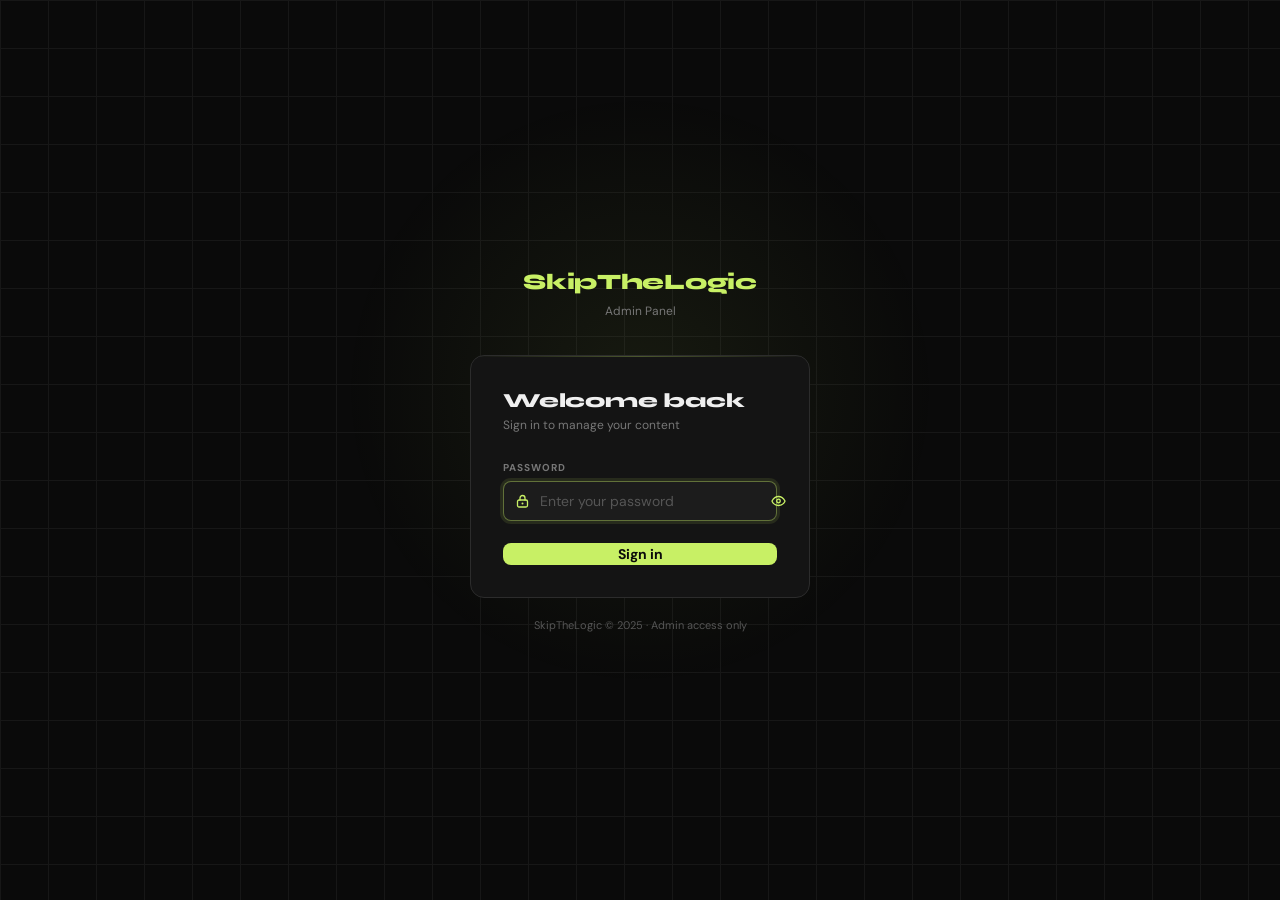
<file: admin/index.html>
<!DOCTYPE html>
<html lang="en">
<head>
<meta charset="UTF-8">
<meta name="viewport" content="width=device-width, initial-scale=1.0">
<title>SkipTheLogic Admin — Login</title>
<link href="https://fonts.googleapis.com/css2?family=Syne:wght@400;600;700;800&family=DM+Sans:ital,wght@0,300;0,400;0,500;1,400&display=swap" rel="stylesheet">
<style>
:root {
  --bg: #0a0a0a;
  --surface: #141414;
  --surface2: #1c1c1c;
  --border: #2c2c2c;
  --border2: #383838;
  --accent: #c8f065;
  --accent-dim: rgba(200,240,101,0.1);
  --accent-glow: rgba(200,240,101,0.15);
  --text: #efefef;
  --muted: #777;
  --muted2: #555;
  --danger: #ff5c5c;
  --success: #4ade80;
  --radius: 10px;
  --font-body: 'DM Sans', sans-serif;
  --font-display: 'Syne', sans-serif;
}
*,*::before,*::after{box-sizing:border-box;margin:0;padding:0}
html,body{height:100%}
body{background:var(--bg);color:var(--text);font-family:var(--font-body);font-size:14px;display:flex;flex-direction:column;align-items:center;justify-content:center;min-height:100vh;overflow:hidden;position:relative}

/* GRID BG */
.bg-grid{position:fixed;inset:0;pointer-events:none;z-index:0;
  background-image:linear-gradient(var(--border) 1px,transparent 1px),linear-gradient(90deg,var(--border) 1px,transparent 1px);
  background-size:48px 48px;opacity:.4}
.bg-glow{position:fixed;top:50%;left:50%;transform:translate(-50%,-60%);width:600px;height:600px;border-radius:50%;background:radial-gradient(circle,rgba(200,240,101,0.07) 0%,transparent 70%);pointer-events:none;z-index:0}

/* CARD */
.card{position:relative;z-index:1;width:100%;max-width:380px;padding:0 20px}

.brand{text-align:center;margin-bottom:36px}
.brand-logo{font-family:var(--font-display);font-size:22px;font-weight:800;color:var(--accent);letter-spacing:-.3px;display:inline-block;margin-bottom:8px}
.brand-sub{font-size:12px;color:var(--muted)}

.login-box{background:var(--surface);border:1px solid var(--border);border-radius:14px;padding:32px;position:relative;overflow:hidden}
.login-box::before{content:'';position:absolute;top:0;left:0;right:0;height:1px;background:linear-gradient(90deg,transparent,rgba(200,240,101,0.3),transparent)}

.box-title{font-family:var(--font-display);font-size:20px;font-weight:800;margin-bottom:4px;letter-spacing:-.2px}
.box-sub{font-size:12px;color:var(--muted);margin-bottom:28px}

.field{margin-bottom:16px}
.field-label{font-size:10px;font-weight:700;text-transform:uppercase;letter-spacing:.1em;color:var(--muted);margin-bottom:7px;display:block}

.input-wrap{position:relative}
.input-wrap svg{position:absolute;left:12px;top:50%;transform:translateY(-50%);color:var(--muted);pointer-events:none;transition:color .2s;flex-shrink:0}
.field-input{width:100%;background:var(--surface2);border:1px solid var(--border);border-radius:8px;padding:10px 40px 10px 36px;color:var(--text);font-family:var(--font-body);font-size:14px;outline:none;transition:border-color .2s,box-shadow .2s}
.field-input::placeholder{color:var(--muted2)}
.field-input:focus{border-color:rgba(200,240,101,.4);box-shadow:0 0 0 3px var(--accent-dim)}
.field-input:focus + svg, .input-wrap:focus-within svg{color:var(--accent)}

/* password toggle */
.pw-toggle{position:absolute;right:10px;top:50%;transform:translateY(-50%);background:transparent;border:none;color:var(--muted);cursor:pointer;padding:4px;border-radius:4px;display:flex;align-items:center;transition:color .15s}
.pw-toggle:hover{color:var(--text)}

/* error */
.field-error{font-size:11px;color:var(--danger);margin-top:6px;display:none;align-items:center;gap:4px}
.field-error.visible{display:flex}

/* submit */
.btn-login{width:100%;background:var(--accent);color:#0a0a0a;font-family:var(--font-body);font-size:14px;font-weight:700;padding:11px;border:none;border-radius:8px;cursor:pointer;transition:all .2s;display:flex;align-items:center;justify-content:center;gap:8px;margin-top:22px;position:relative;overflow:hidden}
.btn-login:hover:not(:disabled){background:#d4f570;transform:translateY(-1px);box-shadow:0 6px 24px rgba(200,240,101,.28)}
.btn-login:disabled{opacity:.5;cursor:not-allowed;transform:none;box-shadow:none}
.btn-login .spinner{width:14px;height:14px;border:2px solid rgba(0,0,0,.2);border-top-color:#0a0a0a;border-radius:50%;animation:spin .6s linear infinite;display:none}
.btn-login.loading .spinner{display:block}
.btn-login.loading .btn-text{opacity:0}
.btn-login .btn-text{position:absolute}
.btn-login.loading{pointer-events:none}

@keyframes spin{to{transform:rotate(360deg)}}

/* shake animation */
@keyframes shake{0%,100%{transform:translateX(0)}20%{transform:translateX(-6px)}40%{transform:translateX(6px)}60%{transform:translateX(-4px)}80%{transform:translateX(4px)}}
.shake{animation:shake .4s ease}

/* success flash */
@keyframes successPulse{0%{box-shadow:0 0 0 0 rgba(74,222,128,.4)}100%{box-shadow:0 0 0 16px rgba(74,222,128,0)}}
.login-box.success{border-color:rgba(74,222,128,.4);animation:successPulse .5s ease forwards}

.footer-note{text-align:center;margin-top:20px;font-size:11px;color:var(--muted2)}

/* toast */
.toast{position:fixed;bottom:24px;right:24px;z-index:999;background:var(--surface);border:1px solid var(--border);border-radius:9px;padding:12px 16px;display:flex;align-items:center;gap:10px;font-size:13px;font-weight:500;box-shadow:0 8px 30px rgba(0,0,0,.4);transform:translateY(20px);opacity:0;transition:all .3s cubic-bezier(.34,1.56,.64,1);pointer-events:none}
.toast.show{transform:translateY(0);opacity:1}
.toast.success .ti{color:var(--success)}.toast.error .ti{color:var(--danger)}
.ti{font-size:16px;flex-shrink:0}
</style>
</head>
<body>

<div class="bg-grid"></div>
<div class="bg-glow"></div>

<div class="card">
  <div class="brand">
    <div class="brand-logo">SkipTheLogic</div>
    <div class="brand-sub">Admin Panel</div>
  </div>

  <div class="login-box" id="login-box">
    <div class="box-title">Welcome back</div>
    <div class="box-sub">Sign in to manage your content</div>

    <div class="field">
      <label class="field-label" for="password-input">Password</label>
      <div class="input-wrap">
        <svg width="15" height="15" viewBox="0 0 15 15" fill="none">
          <rect x="2.5" y="6.5" width="10" height="7" rx="1.5" stroke="currentColor" stroke-width="1.3"/>
          <path d="M5 6.5V4.5a2.5 2.5 0 0 1 5 0v2" stroke="currentColor" stroke-width="1.3" stroke-linecap="round"/>
          <circle cx="7.5" cy="10" r="1" fill="currentColor"/>
        </svg>
        <input
          type="password"
          class="field-input"
          id="password-input"
          placeholder="Enter your password"
          autocomplete="current-password"
          onkeydown="if(event.key==='Enter')login()"
          oninput="clearError()"
        >
        <button class="pw-toggle" type="button" onclick="togglePw()" tabindex="-1" aria-label="Toggle password visibility">
          <svg id="eye-icon" width="15" height="15" viewBox="0 0 15 15" fill="none">
            <path d="M1 7.5S3.5 3 7.5 3s6.5 4.5 6.5 4.5S12.5 12 7.5 12 1 7.5 1 7.5Z" stroke="currentColor" stroke-width="1.3"/>
            <circle cx="7.5" cy="7.5" r="1.8" stroke="currentColor" stroke-width="1.3"/>
          </svg>
        </button>
      </div>
      <div class="field-error" id="pw-error">
        <span>✕</span>
        <span id="error-msg">Incorrect password. Try again.</span>
      </div>
    </div>

    <button class="btn-login" id="login-btn" onclick="login()">
      <div class="spinner"></div>
      <span class="btn-text">Sign in</span>
    </button>
  </div>

  <div class="footer-note">SkipTheLogic © 2025 · Admin access only</div>
</div>

<!-- TOAST -->
<div class="toast" id="toast">
  <span class="ti" id="ti"></span>
  <span id="tm"></span>
</div>

<script>
// ─────────────────────────────────────────────────────────────
// CONFIG — change ADMIN_PASSWORD to whatever you want,
// or swap the check in login() to validate against Supabase.
// ─────────────────────────────────────────────────────────────
const ADMIN_PASSWORD = 'skipthelogic2025';
const SESSION_KEY    = 'stl_admin_session';
const REDIRECT_TO    = 'dashboard.html';

// ── If already logged in, skip straight to dashboard ────────
if (sessionStorage.getItem(SESSION_KEY) === 'true') {
  window.location.replace(REDIRECT_TO);
}

// ── LOGIN ────────────────────────────────────────────────────
async function login() {
  const pw  = document.getElementById('password-input').value;
  const btn = document.getElementById('login-btn');

  if (!pw) {
    showError('Please enter your password.');
    return;
  }

  btn.classList.add('loading');
  btn.disabled = true;

  // Small artificial delay so it doesn't feel instant (UX trust)
  await new Promise(r => setTimeout(r, 600));

  if (pw === ADMIN_PASSWORD) {
    // ✅ Correct — set session & redirect
    sessionStorage.setItem(SESSION_KEY, 'true');
    document.getElementById('login-box').classList.add('success');
    btn.classList.remove('loading');
    btn.style.background = 'var(--success)';
    btn.querySelector('.btn-text').textContent = '✓ Signed in';
    btn.disabled = false;
    setTimeout(() => window.location.replace(REDIRECT_TO), 700);
  } else {
    // ✕ Wrong password
    btn.classList.remove('loading');
    btn.disabled = false;
    showError('Incorrect password. Try again.');
    document.getElementById('login-box').classList.add('shake');
    document.getElementById('password-input').value = '';
    document.getElementById('password-input').focus();
    setTimeout(() => document.getElementById('login-box').classList.remove('shake'), 500);
  }
}

function showError(msg) {
  document.getElementById('error-msg').textContent = msg;
  document.getElementById('pw-error').classList.add('visible');
  document.getElementById('field-input')?.classList.add('error');
}

function clearError() {
  document.getElementById('pw-error').classList.remove('visible');
}

function togglePw() {
  const inp  = document.getElementById('password-input');
  const icon = document.getElementById('eye-icon');
  const show = inp.type === 'password';
  inp.type = show ? 'text' : 'password';
  icon.innerHTML = show
    ? `<path d="M2 2l11 11M6.5 6.7A1.8 1.8 0 0 0 7.5 9.3" stroke="currentColor" stroke-width="1.3" stroke-linecap="round"/>
       <path d="M1 7.5S3.5 3 7.5 3c1.1 0 2.1.3 3 .8M14 7.5S12.5 12 7.5 12c-.7 0-1.4-.1-2-.4" stroke="currentColor" stroke-width="1.3" stroke-linecap="round"/>`
    : `<path d="M1 7.5S3.5 3 7.5 3s6.5 4.5 6.5 4.5S12.5 12 7.5 12 1 7.5 1 7.5Z" stroke="currentColor" stroke-width="1.3"/>
       <circle cx="7.5" cy="7.5" r="1.8" stroke="currentColor" stroke-width="1.3"/>`;
}

// Auto-focus
document.getElementById('password-input').focus();
</script>
</body>
</html>
</file>
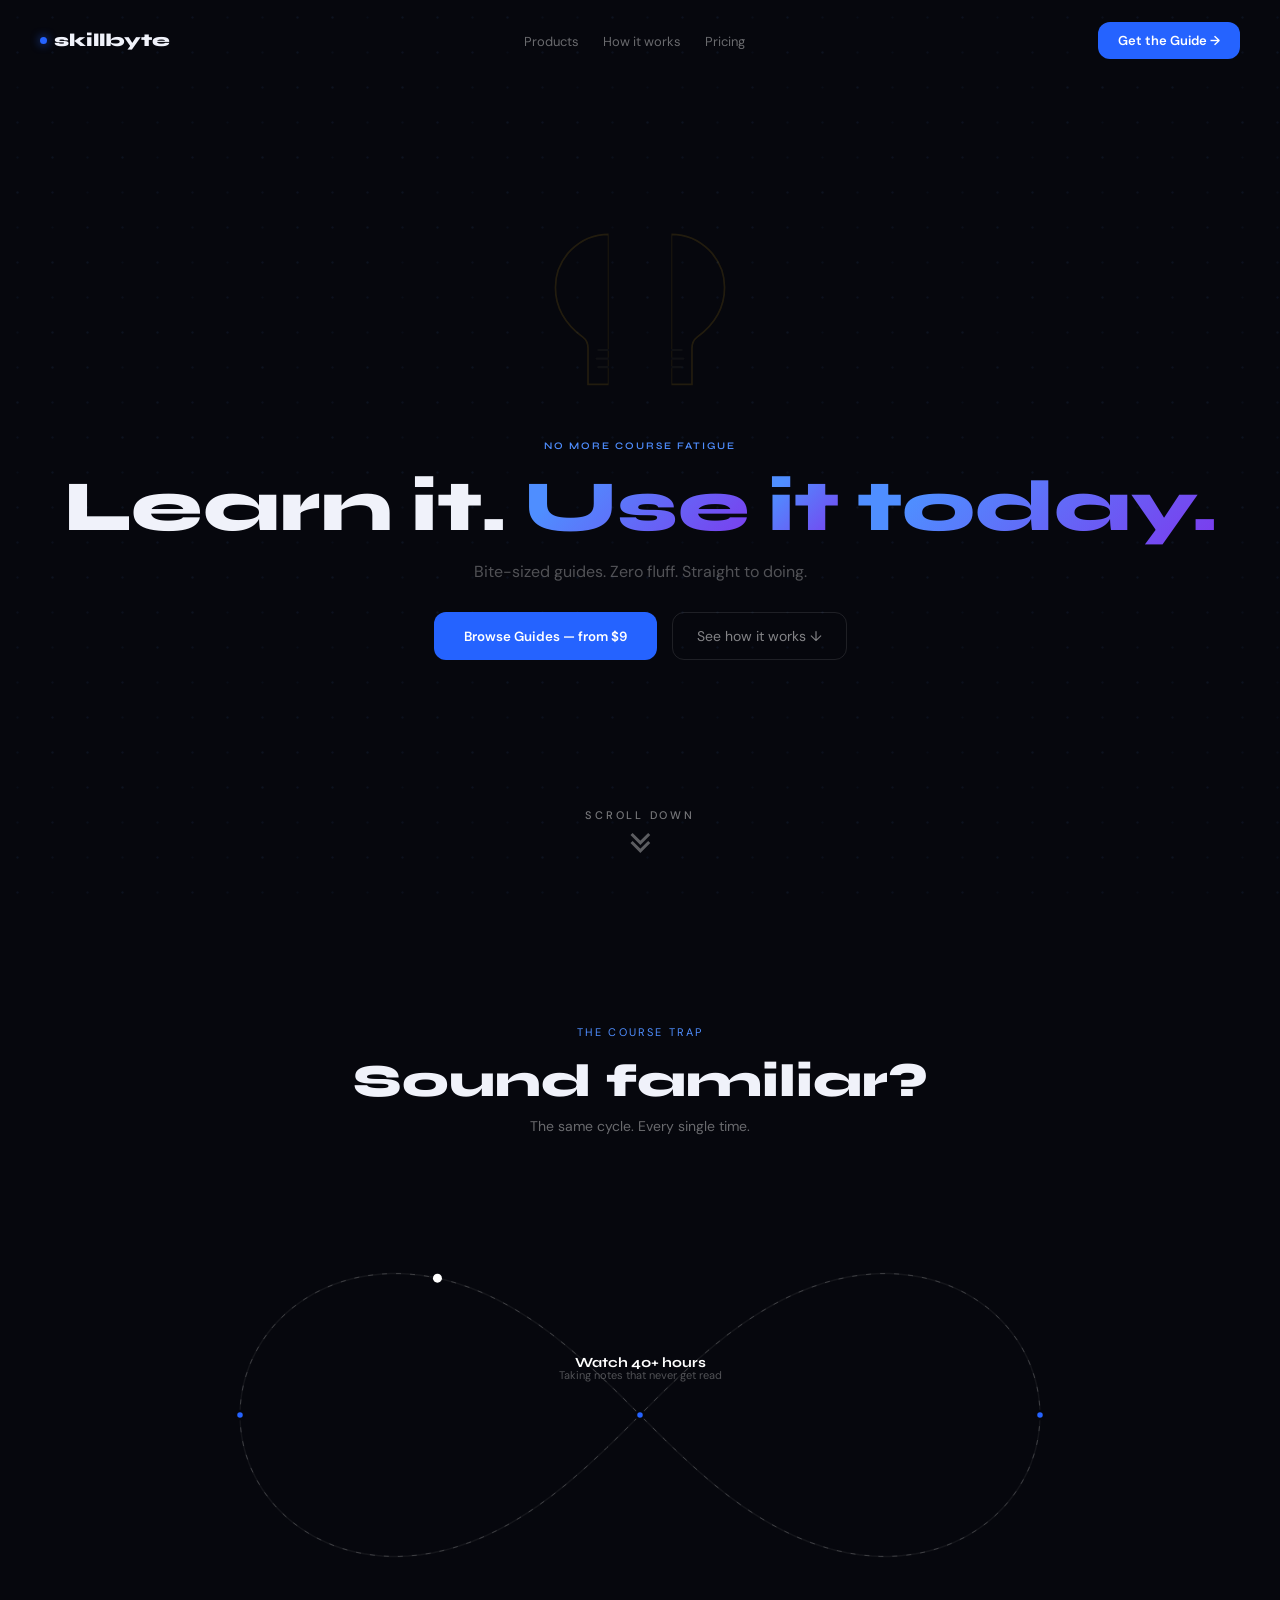
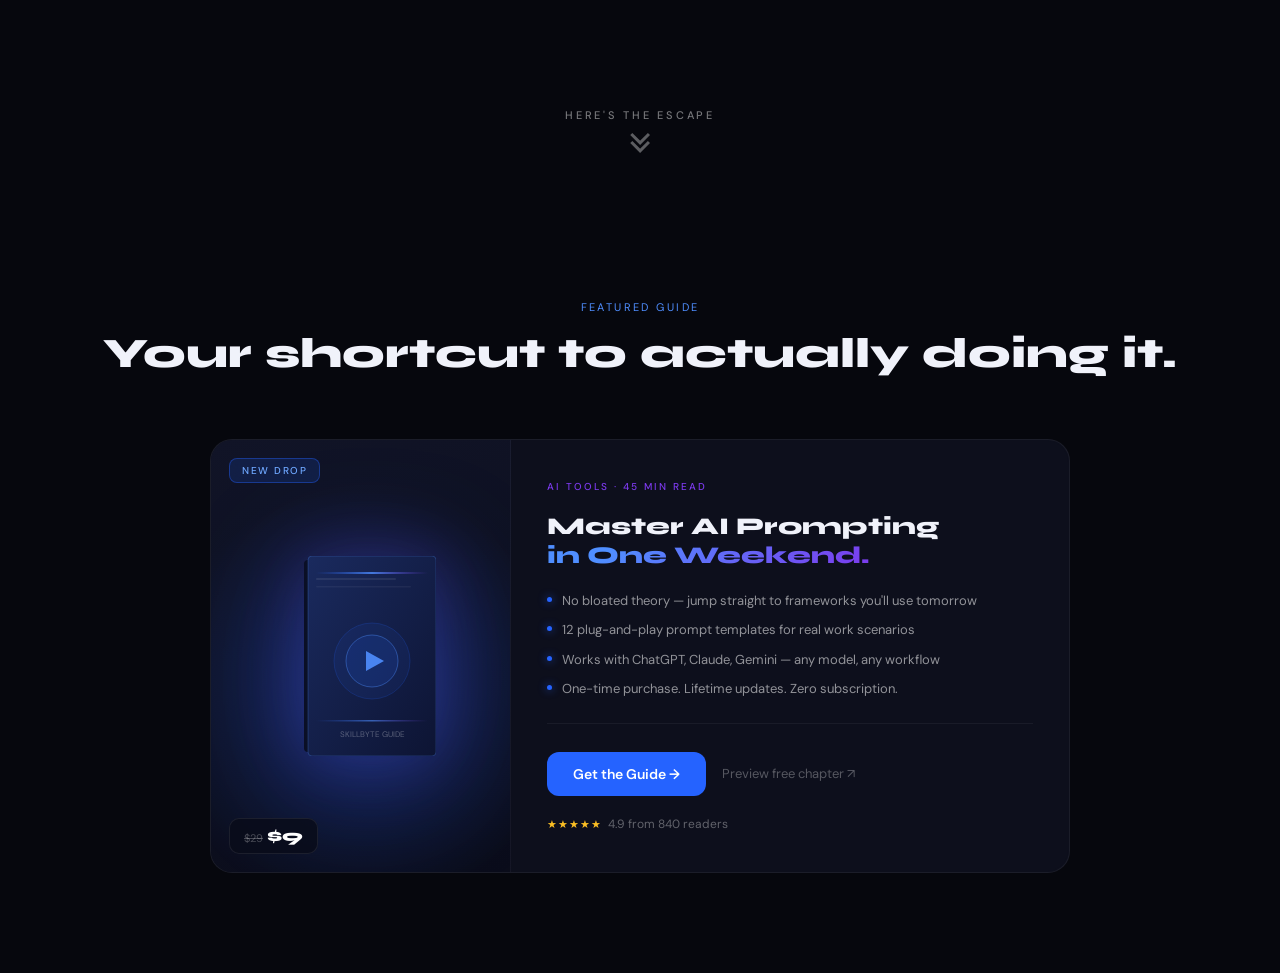
<file: homepage.html>
<!DOCTYPE html>
<html lang="en">
<head>
  <meta charset="UTF-8">
  <meta name="viewport" content="width=device-width, initial-scale=1.0">
  <title>Skillbyte | Break the Loop</title>
  <link href="https://fonts.googleapis.com/css2?family=Syne:wght@700;800&family=DM+Sans:wght@300;400;500&display=swap" rel="stylesheet">
  <style>
    /* GLOBAL & UTILS */
    * { margin: 0; padding: 0; box-sizing: border-box; }
    html { scroll-behavior: smooth; }
    body { background: #06070d; overflow-x: hidden; color: white; }

    /* ─── HERO ─── */
    #hero {
      height: 100vh; width: 100%;
      display: flex; flex-direction: column;
      align-items: center; justify-content: center;
      position: relative; font-family: 'Syne', sans-serif;
    }
    #bg { position: absolute; inset: 0; z-index: 0; pointer-events: none; }

    nav {
      position: absolute; top: 0; left: 0; right: 0; z-index: 10;
      display: flex; align-items: center; justify-content: space-between;
      padding: 0 40px; height: 80px;
    }
    .logo { font-size: 18px; font-weight: 800; color: #f0f2fa; text-decoration: none; display: flex; align-items: center; gap: 7px; }
    .logo-dot { width: 7px; height: 7px; border-radius: 50%; background: #2563ff; box-shadow: 0 0 10px rgba(37,99,255,0.8); }
    .nav-links { display: flex; gap: 24px; list-style: none; }
    .nav-links a { font-size: 13px; color: rgba(255,255,255,0.4); text-decoration: none; transition: 0.3s; font-family: 'DM Sans'; }
    .nav-links a:hover { color: #fff; }

    .bulb-wrap {
      position: relative; z-index: 2; height: 240px; width: 200px;
      display: flex; justify-content: center; align-items: center; margin-top: -40px;
      cursor: pointer; transition: transform 0.6s cubic-bezier(0.175, 0.885, 0.32, 1.275);
    }
    .bulb-wrap:hover { transform: scale(1.08); }

    .scroll-down-icon {
      position: absolute; bottom: 50px; left: 50%; transform: translateX(-50%);
      display: flex; flex-direction: column; align-items: center;
      z-index: 10; animation: breathe 3s infinite ease-in-out;
    }
    .scroll-text {
      font-family: 'DM Sans', sans-serif; font-size: 11px; font-weight: 500;
      letter-spacing: 0.25em; text-transform: uppercase;
      color: rgba(255,255,255,0.45); margin-bottom: 12px;
    }
    .chevron-group { display: flex; flex-direction: column; align-items: center; }
    .chevron-group span {
      display: block; width: 14px; height: 14px;
      border-bottom: 3px solid rgba(255,255,255,0.35);
      border-right: 3px solid rgba(255,255,255,0.35);
      transform: rotate(45deg); margin-top: -6px;
    }

    @keyframes breathe {
      0%, 100% { opacity: 0.4; transform: translateX(-50%) translateY(0); }
      50% { opacity: 0.9; transform: translateX(-50%) translateY(12px); }
    }

    #bloom {
      position: absolute; top: 35%; left: 50%; transform: translate(-50%, -50%);
      width: 300px; height: 300px;
      background: radial-gradient(circle, rgba(251,191,36,0.4) 0%, rgba(251,191,36,0.05) 60%, transparent 80%);
      filter: blur(45px); z-index: 1; opacity: 0; pointer-events: none;
    }

    svg#bulb { width: 120px; height: 200px; overflow: visible; }
    #hL, #hR { opacity: 0; }

    .content {
      position: relative; z-index: 5; display: flex; flex-direction: column;
      align-items: center; gap: 15px; text-align: center;
    }
    .eyebrow { font-size: 10px; font-weight: 600; letter-spacing: .2em; text-transform: uppercase; color: #4f8eff; opacity: 0; transform: translateY(10px); transition: 0.6s; }
    .eyebrow.show { opacity: 1; transform: none; }
    h1 { font-size: clamp(40px,6vw,72px); font-weight: 800; color: #f0f2fa; line-height: 1.1; display: flex; flex-wrap: wrap; justify-content: center; gap: 0 18px; }
    .word { opacity: 0; transform: translateY(30px); transition: 0.7s cubic-bezier(0.2,0,0.2,1); }
    .word.show { opacity: 1; transform: none; }
    .word.accent { background: linear-gradient(135deg,#4f8eff 20%,#7c3aed 100%); -webkit-background-clip: text; -webkit-text-fill-color: transparent; }
    .sub { font-size: 16px; color: rgba(255,255,255,0.3); max-width: 440px; font-family: 'DM Sans'; opacity: 0; transform: translateY(15px); transition: 0.6s; }
    .sub.show { opacity: 1; transform: none; }
    .btns { display: flex; gap: 15px; margin-top: 15px; opacity: 0; transform: translateY(10px); transition: 0.6s; }
    .btns.show { opacity: 1; transform: none; }

    .bp { padding: 14px 30px; border-radius: 12px; background: #2563ff; color: #fff; border: none; font-weight: 600; cursor: pointer; transition: 0.3s; font-family: 'DM Sans'; }
    .bp:hover { background: #3b7fff; transform: translateY(-2px); box-shadow: 0 10px 20px rgba(37,99,255,0.3); }
    .bs { padding: 14px 24px; border-radius: 12px; background: transparent; color: rgba(255,255,255,0.5); border: 1px solid rgba(255,255,255,0.1); cursor: pointer; transition: 0.3s; font-family: 'DM Sans'; font-size: 14px; }
    .bs:hover { color: #fff; border-color: rgba(255,255,255,0.4); background: rgba(255,255,255,0.03); }

    /* ─── TRAP SECTION ─── */
    #trap {
      background: #06070d; min-height: 100vh;
      display: flex; flex-direction: column; align-items: center; justify-content: center;
      padding: 120px 40px; position: relative;
    }
    .trap-content-wrapper {
  text-align: center;
  width: 100%; /* Ensures the wrapper fills the flex container for proper alignment */
  z-index: 2;   /* Keeps text above the background dots/canvas */
}
    .trap-eyebrow { font-family: 'DM Sans', sans-serif; font-size: 11px; letter-spacing: 0.2em; text-transform: uppercase; color: #4f8eff; margin-bottom: 14px; }
    .trap-headline { font-family: 'Syne', sans-serif; font-size: clamp(28px,4vw,46px); font-weight: 800; color: #f0f2fa; margin-bottom: 8px; }
    .trap-sub { font-family: 'DM Sans', sans-serif; font-size: 14px; color: rgba(255,255,255,0.4); margin-bottom: 60px; }
    #inf-stage { width: 100%; max-width: 720px; }
    #inf-svg { width: 100%; display: block; overflow: visible; }
    .lbl-g { transition: opacity 0.55s ease; pointer-events: none; }

    /* reveal animations */
    .trap-headline { opacity: 0; transform: translateY(30px); transition: opacity 0.8s cubic-bezier(0.2,0,0.2,1), transform 0.8s cubic-bezier(0.2,0,0.2,1); }
    .trap-eyebrow, .trap-sub { opacity: 0; transform: translateY(20px); transition: all 0.7s ease-out; }
    .reveal-active { opacity: 1 !important; transform: translateY(0) !important; }
    .reveal-item { opacity: 0; transform: translateY(20px); transition: all 0.8s cubic-bezier(0.2,0,0.2,1); }
    .reveal-item.reveal-active { opacity: 1; transform: translateY(0); }

    /* ─── CARD SECTION ─── */
    #featured {
      background: #06070d;
      padding: 100px 40px;
      display: flex;
      flex-direction: column;
      align-items: center;
      font-family: 'DM Sans', sans-serif;
    }

    .sb-eyebrow {
      font-family: 'DM Sans', sans-serif;
      font-size: 11px; letter-spacing: 0.22em;
      text-transform: uppercase; color: #4f8eff;
      margin-bottom: 14px; text-align: center;
    }
    .sb-section-title {
      font-family: 'Syne', sans-serif;
      font-size: clamp(26px, 3.5vw, 42px);
      font-weight: 800; color: #f0f2fa;
      margin-bottom: 60px; text-align: center;
    }

    .sb-card {
      position: relative; max-width: 860px; width: 100%;
      border-radius: 22px; display: flex; overflow: hidden;
      cursor: pointer;
      transition: transform 0.4s cubic-bezier(0.175, 0.885, 0.32, 1.275);
      background: #0d0f1c; border: 1px solid rgba(255,255,255,0.06);
    }
    .sb-card::before {
      content: ''; position: absolute; inset: -1px; border-radius: 23px;
      background: linear-gradient(135deg, rgba(37,99,255,0.55) 0%, rgba(124,58,237,0.35) 50%, transparent 100%);
      z-index: 0; opacity: 0; transition: opacity 0.45s ease;
    }
    .sb-card::after {
      content: ''; position: absolute; inset: 1px;
      border-radius: 21px; background: #0d0f1c; z-index: 1;
    }
    .sb-card:hover::before { opacity: 1; }
    .sb-card:hover { transform: translateY(-6px); }
    .sb-card:hover .sb-glow-orb { opacity: 1; }

    .sb-glow-orb {
      position: absolute; width: 420px; height: 320px;
      top: 50%; left: 40%; transform: translate(-50%, -50%);
      background: radial-gradient(ellipse, rgba(37,99,255,0.18) 0%, rgba(124,58,237,0.08) 50%, transparent 75%);
      filter: blur(40px); z-index: 2; opacity: 0;
      transition: opacity 0.5s ease; pointer-events: none;
    }

    .sb-card-image {
      position: relative; z-index: 3; flex: 0 0 300px; min-height: 380px;
      background: linear-gradient(160deg, #111427 0%, #0a0c1a 100%);
      display: flex; align-items: center; justify-content: center;
      overflow: hidden; border-right: 1px solid rgba(255,255,255,0.04);
    }
    .sb-img-bg-glow {
      position: absolute; inset: 0;
      background: radial-gradient(circle at 50% 60%, rgba(37,99,255,0.22) 0%, transparent 70%);
      pointer-events: none;
    }
    .sb-book-mockup {
      position: relative; z-index: 2; width: 150px;
      filter: drop-shadow(0 20px 60px rgba(37,99,255,0.35)) drop-shadow(0 0 30px rgba(124,58,237,0.2));
      transition: filter 0.4s ease, transform 0.4s ease;
    }
    .sb-card:hover .sb-book-mockup {
      filter: drop-shadow(0 24px 80px rgba(37,99,255,0.55)) drop-shadow(0 0 50px rgba(124,58,237,0.35));
      transform: scale(1.05) rotate(-1deg);
    }

    .sb-badge {
      position: absolute; top: 18px; left: 18px; z-index: 4;
      background: rgba(37,99,255,0.15); border: 1px solid rgba(37,99,255,0.4);
      border-radius: 8px; padding: 5px 12px; font-size: 10px; font-weight: 500;
      letter-spacing: 0.15em; text-transform: uppercase; color: #6fa8ff;
      backdrop-filter: blur(8px);
    }
    .sb-price-tag {
      position: absolute; bottom: 18px; left: 18px; z-index: 4;
      background: rgba(10,12,26,0.85); border: 1px solid rgba(255,255,255,0.08);
      border-radius: 10px; padding: 6px 14px;
      display: flex; align-items: baseline; gap: 4px; backdrop-filter: blur(8px);
    }
    .sb-price-old { font-size: 11px; color: rgba(255,255,255,0.25); text-decoration: line-through; }
    .sb-price-new { font-family: 'Syne', sans-serif; font-size: 18px; font-weight: 800; color: #fff; }

    .sb-card-body {
      position: relative; z-index: 3; flex: 1;
      padding: 40px 36px; display: flex; flex-direction: column;
      justify-content: center; gap: 20px;
    }
    .sb-card-tag { font-size: 10px; letter-spacing: 0.2em; text-transform: uppercase; color: #7c3aed; font-weight: 500; }
    .sb-card-title { font-family: 'Syne', sans-serif; font-size: 24px; font-weight: 800; color: #f0f2fa; line-height: 1.2; }
    .sb-card-title span { background: linear-gradient(135deg, #4f8eff 20%, #7c3aed 100%); -webkit-background-clip: text; -webkit-text-fill-color: transparent; }

    .sb-pointers { display: flex; flex-direction: column; gap: 10px; list-style: none; padding: 0; margin: 0; }
    .sb-pointer { display: flex; align-items: flex-start; gap: 10px; font-size: 13px; color: rgba(255,255,255,0.55); line-height: 1.5; }
    .sb-pointer-dot { width: 5px; height: 5px; border-radius: 50%; background: #2563ff; margin-top: 6px; flex-shrink: 0; box-shadow: 0 0 8px rgba(37,99,255,0.8); }

    .sb-divider { height: 1px; background: rgba(255,255,255,0.05); margin: 4px 0; }

    .sb-cta-row { display: flex; align-items: center; gap: 16px; margin-top: 4px; }
    .sb-cta-btn {
      padding: 13px 26px; border-radius: 12px; background: #2563ff;
      color: #fff; border: none; font-weight: 600; font-size: 14px;
      cursor: pointer; font-family: 'DM Sans', sans-serif;
      transition: all 0.3s ease; position: relative; overflow: hidden;
    }
    .sb-cta-btn::after { content: ''; position: absolute; inset: 0; background: linear-gradient(135deg, transparent 40%, rgba(255,255,255,0.15) 100%); opacity: 0; transition: opacity 0.3s; }
    .sb-cta-btn:hover { background: #3b7fff; transform: translateY(-2px); box-shadow: 0 10px 30px rgba(37,99,255,0.4), 0 0 60px rgba(37,99,255,0.15); }
    .sb-cta-btn:hover::after { opacity: 1; }

    .sb-cta-link {
      font-size: 13px; color: rgba(255,255,255,0.3); cursor: pointer;
      transition: color 0.3s; background: none; border: none;
      font-family: 'DM Sans', sans-serif; display: flex; align-items: center; gap: 5px;
    }
    .sb-cta-link:hover { color: rgba(255,255,255,0.7); }

    .sb-rating { display: flex; align-items: center; gap: 6px; font-size: 12px; color: rgba(255,255,255,0.35); }
    .sb-stars { color: #fbbf24; font-size: 11px; letter-spacing: 1px; }

    .sb-shimmer-edge {
      position: absolute; top: 0; left: 0; right: 0; height: 1px;
      background: linear-gradient(90deg, transparent 0%, rgba(37,99,255,0.6) 40%, rgba(124,58,237,0.6) 60%, transparent 100%);
      z-index: 5; opacity: 0; transition: opacity 0.4s ease;
      border-radius: 22px 22px 0 0;
    }
    .sb-card:hover .sb-shimmer-edge { opacity: 1; }

    @media (max-width: 620px) {
      .sb-card { flex-direction: column; }
      .sb-card-image { flex: 0 0 220px; min-height: 220px; border-right: none; border-bottom: 1px solid rgba(255,255,255,0.04); }
    }
  </style>
</head>
<body>

<!-- ─── HERO ─── -->
<div id="hero">
  <canvas id="bg"></canvas>
  <nav>
    <a href="#" class="logo"><span class="logo-dot"></span>skillbyte</a>
    <ul class="nav-links">
      <li><a href="#">Products</a></li>
      <li><a href="#">How it works</a></li>
      <li><a href="#">Pricing</a></li>
    </ul>
    <button class="bp" style="padding:10px 20px; font-size:13px">Get the Guide →</button>
  </nav>

  <div class="bulb-wrap" id="bulbTrigger">
    <div id="bloom"></div>
    <svg id="bulb" viewBox="0 0 140 220">
      <defs>
        <clipPath id="cL"><rect x="0" y="0" width="70" height="220"/></clipPath>
        <clipPath id="cR"><rect x="70" y="0" width="70" height="220"/></clipPath>
        <radialGradient id="ig" cx="50%" cy="40%" r="50%">
          <stop offset="0%" stop-color="#fff9c4" stop-opacity="0" id="ig0"/>
          <stop offset="100%" stop-color="#fbbf24" stop-opacity="0" id="ig1"/>
        </radialGradient>
      </defs>
      <g id="hL" clip-path="url(#cL)">
        <path d="M70,10 C36,10 8,38 8,72 C8,96 21,116 40,130 C44,133 46,138 46,143 L46,185 L70,185 Z" fill="url(#ig)" stroke="#fbbf24" stroke-opacity="0.3" stroke-width="2"/>
        <path d="M70,145 L58,145 M70,155 L56,155 M70,165 L58,165" fill="none" stroke="#222" stroke-width="2.5" stroke-linecap="round"/>
      </g>
      <g id="hR" clip-path="url(#cR)">
        <path d="M70,10 C104,10 132,38 132,72 C132,96 119,116 100,130 C96,133 94,138 94,143 L94,185 L70,185 Z" fill="url(#ig)" stroke="#fbbf24" stroke-opacity="0.3" stroke-width="2"/>
        <path d="M70,145 L82,145 M70,155 L84,155 M70,165 L82,165" fill="none" stroke="#222" stroke-width="2.5" stroke-linecap="round"/>
      </g>
      <line id="seam" x1="70" y1="10" x2="70" y2="185" stroke="#fbbf24" stroke-width="1.5" opacity="0"/>
      <g id="rays" opacity="0">
        <line x1="70" y1="0" x2="70" y2="-15" stroke="#fbbf24" stroke-width="3" stroke-linecap="round"/>
        <line x1="70" y1="0" x2="70" y2="-12" stroke="#fbbf24" stroke-width="3" stroke-linecap="round" transform="rotate(45 70 72)"/>
        <line x1="70" y1="0" x2="70" y2="-12" stroke="#fbbf24" stroke-width="3" stroke-linecap="round" transform="rotate(-45 70 72)"/>
        <line x1="70" y1="0" x2="70" y2="-12" stroke="#fbbf24" stroke-width="3" stroke-linecap="round" transform="rotate(90 70 72)"/>
        <line x1="70" y1="0" x2="70" y2="-12" stroke="#fbbf24" stroke-width="3" stroke-linecap="round" transform="rotate(-90 70 72)"/>
      </g>
    </svg>
  </div>

  <div class="scroll-down-icon">
    <span class="scroll-text">Scroll Down</span>
    <div class="chevron-group"><span></span><span></span></div>
  </div>

  <div class="content">
    <p class="eyebrow" id="ey">No more course fatigue</p>
    <h1>
      <span class="word" id="w0">Learn</span>
      <span class="word" id="w1">it.</span>
      <span class="word accent" id="w2">Use</span>
      <span class="word accent" id="w3">it</span>
      <span class="word accent" id="w4">today.</span>
    </h1>
    <p class="sub" id="sub">Bite-sized guides. Zero fluff. Straight to doing.</p>
    <div class="btns" id="btns">
      <button class="bp">Browse Guides — from $9</button>
      <button class="bs" onclick="document.getElementById('trap').scrollIntoView({behavior:'smooth'})">See how it works ↓</button>
    </div>
  </div>
</div>

<!-- ─── TRAP / LOOP ─── -->
<section id="trap">
  <div class="trap-content-wrapper">
    <p class="trap-eyebrow reveal-item">The course trap</p>
    <h2 class="trap-headline reveal-item">Sound familiar?</h2>
    <p class="trap-sub reveal-item">The same cycle. Every single time.</p>
  </div>

  <div id="inf-stage">
    <svg id="inf-svg" viewBox="0 0 720 480" xmlns="http://www.w3.org/2000/svg">
      <path id="lem-base" fill="none" stroke="rgba(255,255,255,0.055)" stroke-width="1.5"/>
      <path id="lem-dash" fill="none" stroke="rgba(255,255,255,0.18)" stroke-width="1" stroke-dasharray="5 9"/>
      <circle id="nd0" r="4" fill="#2563ff" stroke="#06070d" stroke-width="2.5"/>
      <circle id="nd1" r="4" fill="#2563ff" stroke="#06070d" stroke-width="2.5"/>
      <circle id="nd2" r="4" fill="#2563ff" stroke="#06070d" stroke-width="2.5"/>
      <circle id="nd-ring" r="11" fill="none" stroke="rgba(37,99,255,0.4)" stroke-width="1" opacity="0"/>
      <g id="lbl0" class="lbl-g" opacity="0"><text id="l0t" font-family="'Syne',sans-serif" font-size="14" font-weight="700" fill="#fff"/><text id="l0s" font-family="'DM Sans',sans-serif" font-size="11" fill="rgba(255,255,255,0.3)"/></g>
      <g id="lbl1" class="lbl-g" opacity="0"><text id="l1t" font-family="'Syne',sans-serif" font-size="14" font-weight="700" fill="#fff"/><text id="l1s" font-family="'DM Sans',sans-serif" font-size="11" fill="rgba(255,255,255,0.3)"/></g>
      <g id="lbl2" class="lbl-g" opacity="0"><text id="l2t" font-family="'Syne',sans-serif" font-size="14" font-weight="700" fill="#fff"/><text id="l2s" font-family="'DM Sans',sans-serif" font-size="11" fill="rgba(255,255,255,0.3)"/></g>
      <circle id="traveller" r="4.5" fill="#ffffff"/>
    </svg>
  </div>

  <div class="scroll-down-icon">
    <span class="scroll-text">Here's the Escape</span>
    <div class="chevron-group"><span></span><span></span></div>
  </div>
</section>

<!-- ─── FEATURED CARD ─── -->
<section id="featured" class="reveal-section">
  <p class="sb-eyebrow reveal-item">Featured Guide</p>
  <h2 class="sb-section-title reveal-item">Your shortcut to actually doing it.</h2>

  <div class="sb-card reveal-item">
    <div class="sb-shimmer-edge"></div>
    <div class="sb-glow-orb"></div>

    <div class="sb-card-image">
      <div class="sb-img-bg-glow"></div>
      <div class="sb-badge">New Drop</div>

      <svg class="sb-book-mockup" viewBox="0 0 150 200" xmlns="http://www.w3.org/2000/svg">
        <defs>
          <linearGradient id="bookCover" x1="0%" y1="0%" x2="100%" y2="100%">
            <stop offset="0%" stop-color="#1a2a5e"/>
            <stop offset="100%" stop-color="#0d1433"/>
          </linearGradient>
          <linearGradient id="bookSpine" x1="0%" y1="0%" x2="100%" y2="0%">
            <stop offset="0%" stop-color="#0a0f25"/>
            <stop offset="100%" stop-color="#1a2a5e"/>
          </linearGradient>
          <linearGradient id="glowLine" x1="0%" y1="0%" x2="100%" y2="0%">
            <stop offset="0%" stop-color="#2563ff" stop-opacity="0"/>
            <stop offset="50%" stop-color="#4f8eff"/>
            <stop offset="100%" stop-color="#7c3aed" stop-opacity="0"/>
          </linearGradient>
        </defs>
        <rect x="18" y="4" width="132" height="192" rx="4" fill="url(#bookSpine)"/>
        <rect x="22" y="0" width="128" height="200" rx="4" fill="url(#bookCover)"/>
        <rect x="22" y="0" width="128" height="200" rx="4" fill="none" stroke="rgba(79,142,255,0.25)" stroke-width="1"/>
        <rect x="30" y="16" width="112" height="2" rx="1" fill="url(#glowLine)" opacity="0.8"/>
        <rect x="30" y="22" width="80" height="2" rx="1" fill="rgba(255,255,255,0.08)"/>
        <rect x="30" y="30" width="95" height="1.5" rx="1" fill="rgba(255,255,255,0.05)"/>
        <circle cx="86" cy="105" r="38" fill="rgba(37,99,255,0.08)" stroke="rgba(37,99,255,0.2)" stroke-width="1"/>
        <circle cx="86" cy="105" r="26" fill="rgba(37,99,255,0.12)" stroke="rgba(79,142,255,0.4)" stroke-width="1"/>
        <polygon points="80,95 80,115 98,105" fill="#4f8eff" opacity="0.9"/>
        <rect x="30" y="164" width="112" height="1.5" rx="1" fill="url(#glowLine)" opacity="0.6"/>
        <text x="86" y="181" font-family="'DM Sans', sans-serif" font-size="8" fill="rgba(255,255,255,0.3)" text-anchor="middle">SKILLBYTE GUIDE</text>
      </svg>

      <div class="sb-price-tag">
        <span class="sb-price-old">$29</span>
        <span class="sb-price-new">$9</span>
      </div>
    </div>

    <div class="sb-card-body">
      <p class="sb-card-tag">AI Tools · 45 min read</p>
      <h3 class="sb-card-title">Master AI Prompting<br><span>in One Weekend.</span></h3>

      <ul class="sb-pointers">
        <li class="sb-pointer">
          <div class="sb-pointer-dot"></div>
          <span>No bloated theory — jump straight to frameworks you'll use tomorrow</span>
        </li>
        <li class="sb-pointer">
          <div class="sb-pointer-dot"></div>
          <span>12 plug-and-play prompt templates for real work scenarios</span>
        </li>
        <li class="sb-pointer">
          <div class="sb-pointer-dot"></div>
          <span>Works with ChatGPT, Claude, Gemini — any model, any workflow</span>
        </li>
        <li class="sb-pointer">
          <div class="sb-pointer-dot"></div>
          <span>One-time purchase. Lifetime updates. Zero subscription.</span>
        </li>
      </ul>

      <div class="sb-divider"></div>

      <div class="sb-cta-row">
        <button class="sb-cta-btn">Get the Guide →</button>
        <button class="sb-cta-link">Preview free chapter ↗</button>
      </div>

      <div class="sb-rating">
        <span class="sb-stars">★★★★★</span>
        <span>4.9 from 840 readers</span>
      </div>
    </div>
  </div>
</section>

<script>
(function(){
  // 1. HERO CANVAS DOTS
  const canvas = document.getElementById('bg'), ctx = canvas.getContext('2d');
  let dots = [], W, H, mx = -999, my = -999, pulse = 0, pulseX = 0, pulseY = 0;
  const clinkSound = new Audio('https://www.soundjay.com/buttons/button-10.mp3');
  clinkSound.volume = 0.4;

  function resize() {
    W = canvas.width = window.innerWidth; H = canvas.height = window.innerHeight;
    dots = []; const spacing = 35;
    for (let x = spacing / 2; x < W; x += spacing)
      for (let y = spacing / 2; y < H; y += spacing)
        dots.push({ x, y, baseO: 0.04 + Math.random() * 0.04 });
  }
  function drawDots() {
    ctx.clearRect(0, 0, W, H);
    dots.forEach(d => {
      let distM = Math.hypot(d.x - mx, d.y - my);
      let hover = distM < 160 ? (1 - distM / 160) * 0.5 : 0;
      let wave = 0;
      if (pulse > 0) {
        let distB = Math.hypot(d.x - pulseX, d.y - pulseY);
        let waveR = pulse * 1200, waveD = Math.abs(distB - waveR);
        if (waveD < 100) wave = (1 - waveD / 100) * 0.5 * (1 - pulse);
      }
      ctx.beginPath(); ctx.arc(d.x, d.y, 1.2, 0, 7);
      ctx.fillStyle = `rgba(100, 160, 255, ${d.baseO + hover + wave})`;
      ctx.fill();
    });
    if (pulse > 0) { pulse += 0.015; if (pulse > 1) pulse = 0; }
    requestAnimationFrame(drawDots);
  }
  window.addEventListener('resize', resize);
  window.addEventListener('mousemove', e => { mx = e.clientX; my = e.clientY; });
  resize(); drawDots();

  // 2. HERO ANIMATION
  const anim = (dur, fn) => new Promise(res => {
    const s = performance.now();
    function step(now) {
      let p = Math.min((now - s) / dur, 1);
      fn(p); p < 1 ? requestAnimationFrame(step) : res();
    }
    requestAnimationFrame(step);
  });

  async function runHero() {
    document.getElementById('ey').classList.add('show');
    for (let i = 0; i < 5; i++) {
      await new Promise(r => setTimeout(r, 90));
      document.getElementById('w' + i).classList.add('show');
    }
    document.getElementById('sub').classList.add('show');
    document.getElementById('btns').classList.add('show');
    const hL = document.getElementById('hL'), hR = document.getElementById('hR');
    await anim(1000, p => {
      let x = 60 * (1 - p);
      hL.style.transform = `translateX(${-x}px)`;
      hR.style.transform = `translateX(${x}px)`;
      hL.style.opacity = hR.style.opacity = p;
    });
    clinkSound.play().catch(() => {});
    document.getElementById('seam').style.opacity = 0.5;
    const r = document.getElementById('bulb').getBoundingClientRect();
    pulseX = r.left + r.width / 2; pulseY = r.top + r.height / 2; pulse = 0.01;
    anim(500, p => {
      document.getElementById('ig0').setAttribute('stop-opacity', p);
      document.getElementById('ig1').setAttribute('stop-opacity', p * 0.6);
      document.getElementById('bloom').style.opacity = p;
      document.getElementById('rays').style.opacity = p;
    });
  }
  setTimeout(runHero, 600);

  // 3. INFINITY LOOP
  const cx = 360, cy = 220, a = 400;
  function lem(t) {
    const d = 1 + Math.sin(t) * Math.sin(t);
    return { x: cx + a * Math.cos(t) / d, y: cy + a * Math.sin(t) * Math.cos(t) / d };
  }
  function buildPath() {
    let d = '';
    for (let i = 0; i <= 500; i++) {
      const t = (i / 500) * 2 * Math.PI, p = lem(t);
      d += (i === 0 ? 'M' : 'L') + p.x.toFixed(1) + ',' + p.y.toFixed(1);
    }
    return d + 'Z';
  }
  document.getElementById('lem-base').setAttribute('d', buildPath());
  document.getElementById('lem-dash').setAttribute('d', buildPath());

  const nodes = [
    { label: 'Watch 40+ hours',    sub: 'Taking notes that never get read', angle: Math.PI * 0.5, offX: 0,   offY: -22, anchor: 'middle' },
    { label: 'Buy another course', sub: '"Surely this one works..."',        angle: Math.PI,       offX: -22, offY: 0,   anchor: 'end'    },
    { label: 'Forget it all',      sub: 'Back to square one',                angle: 0,             offX: 22,  offY: 0,   anchor: 'start'  },
  ];
  nodes.forEach((n, i) => {
    const p = lem(n.angle); n.x = p.x; n.y = p.y;
    document.getElementById('nd' + i).setAttribute('cx', p.x);
    document.getElementById('nd' + i).setAttribute('cy', p.y);
    const tx = p.x + n.offX * 2.6, ty = p.y + n.offY * 2.4;
    const t = document.getElementById('l' + i + 't'), s = document.getElementById('l' + i + 's');
    t.setAttribute('x', tx); t.setAttribute('y', ty); t.setAttribute('text-anchor', n.anchor); t.setAttribute('dominant-baseline', 'central');
    s.setAttribute('x', tx); s.setAttribute('y', ty + 17); s.setAttribute('text-anchor', n.anchor);
    t.textContent = n.label; s.textContent = n.sub;
  });

  let doff = 0;
  (function tickD() { doff -= 0.42; document.getElementById('lem-dash').style.strokeDashoffset = doff; requestAnimationFrame(tickD); })();

  const trav = document.getElementById('traveller'), ring = document.getElementById('nd-ring');
  let T = 0, activeNode = -1, fadeOutTimer = null;
  (function animTravel() {
    T += 0.04; const p = lem(T);
    trav.setAttribute('cx', p.x); trav.setAttribute('cy', p.y);
    let hit = -1;
    nodes.forEach((n, i) => { if (Math.hypot(p.x - n.x, p.y - n.y) < 32) hit = i; });
    if (hit !== -1) {
      if (activeNode !== hit) {
        if (fadeOutTimer) clearTimeout(fadeOutTimer);
        if (activeNode !== -1) document.getElementById('lbl' + activeNode).style.opacity = '0';
        activeNode = hit; document.getElementById('lbl' + hit).style.opacity = '1';
        ring.setAttribute('cx', nodes[hit].x); ring.setAttribute('cy', nodes[hit].y); ring.style.opacity = '1';
      }
    } else if (activeNode !== -1) {
      const prev = activeNode; activeNode = -1; ring.style.opacity = '0';
      fadeOutTimer = setTimeout(() => { document.getElementById('lbl' + prev).style.opacity = '0'; }, 800);
    }
    requestAnimationFrame(animTravel);
  })();

  // 4. SCROLL REVEAL — watches both #trap and #featured
  const observer = new IntersectionObserver((entries) => {
    entries.forEach(entry => {
      if (entry.isIntersecting) {
        entry.target.querySelectorAll('.reveal-item').forEach((item, i) => {
          setTimeout(() => item.classList.add('reveal-active'), i * 150);
        });
        observer.unobserve(entry.target);
      }
    });
  }, { threshold: 0.15 });

  document.querySelectorAll('#trap, #featured').forEach(el => observer.observe(el));
})();
</script>
</body>
</html>
</file>
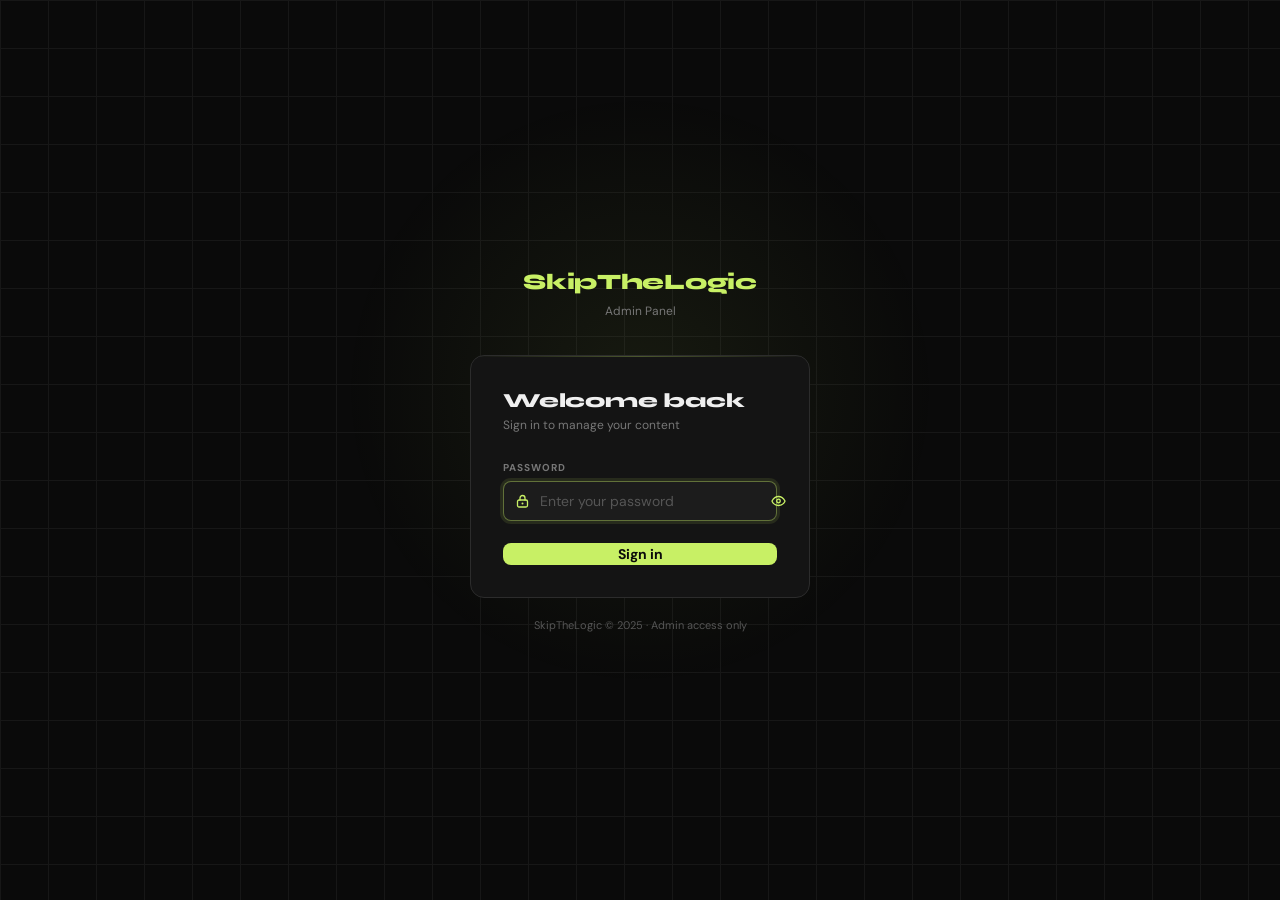
<file: admin/dashboard.html>
<!DOCTYPE html>
<html lang="en">
<head>
<meta charset="UTF-8">
<meta name="viewport" content="width=device-width, initial-scale=1.0">
<title>SkipTheLogic Admin — Dashboard</title>
<link href="https://fonts.googleapis.com/css2?family=Syne:wght@400;600;700;800&family=DM+Sans:ital,wght@0,300;0,400;0,500;1,400&display=swap" rel="stylesheet">
<style>
:root {
  --bg: #0a0a0a;
  --surface: #141414;
  --surface2: #1c1c1c;
  --surface3: #222;
  --border: #2c2c2c;
  --border2: #383838;
  --accent: #c8f065;
  --accent-dim: rgba(200,240,101,0.1);
  --text: #efefef;
  --muted: #777;
  --muted2: #555;
  --danger: #ff5c5c;
  --warn: #f0a500;
  --success: #4ade80;
  --radius: 10px;
  --font-body: 'DM Sans', sans-serif;
  --font-display: 'Syne', sans-serif;
}
*,*::before,*::after{box-sizing:border-box;margin:0;padding:0}
body{background:var(--bg);color:var(--text);font-family:var(--font-body);font-size:14px;min-height:100vh;overflow-x:hidden}

/* TOPBAR */
.topbar{position:sticky;top:0;z-index:200;background:rgba(10,10,10,0.92);backdrop-filter:blur(16px);border-bottom:1px solid var(--border);display:flex;align-items:center;justify-content:space-between;padding:0 24px;height:54px;gap:16px}
.logo{font-family:var(--font-display);font-weight:800;font-size:16px;color:var(--accent);letter-spacing:-0.3px;white-space:nowrap;text-decoration:none}
.nav{display:flex;align-items:center;gap:2px}
.nav a{color:var(--muted);text-decoration:none;font-size:12px;font-weight:500;padding:5px 12px;border-radius:6px;transition:all .15s}
.nav a:hover{color:var(--text);background:var(--surface2)}
.nav a.active{color:var(--text);background:var(--surface2)}
.topbar-right{display:flex;align-items:center;gap:10px}

/* BUTTONS */
.btn{display:inline-flex;align-items:center;gap:6px;padding:7px 16px;border-radius:7px;font-family:var(--font-body);font-size:12px;font-weight:500;cursor:pointer;border:none;transition:all .18s;white-space:nowrap;text-decoration:none}
.btn-ghost{background:transparent;color:var(--muted);border:1px solid var(--border)}.btn-ghost:hover{background:var(--surface2);color:var(--text);border-color:var(--border2)}
.btn-accent{background:var(--accent);color:#0a0a0a;font-weight:700}.btn-accent:hover{background:#d4f570;transform:translateY(-1px);box-shadow:0 4px 18px rgba(200,240,101,.28)}
.btn-sm{padding:4px 10px;font-size:11px;border-radius:5px}
.btn-icon{width:28px;height:28px;padding:0;justify-content:center;border-radius:6px}

/* PAGE */
.page{max-width:1200px;margin:0 auto;padding:36px 32px 80px}

/* STATS ROW */
.stats-row{display:grid;grid-template-columns:repeat(4,1fr);gap:12px;margin-bottom:32px}
.stat-card{background:var(--surface);border:1px solid var(--border);border-radius:var(--radius);padding:18px 20px;position:relative;overflow:hidden;transition:border-color .2s}
.stat-card:hover{border-color:var(--border2)}
.stat-label{font-size:10px;font-weight:700;text-transform:uppercase;letter-spacing:.1em;color:var(--muted);margin-bottom:10px}
.stat-value{font-family:var(--font-display);font-size:32px;font-weight:800;color:var(--text);line-height:1}
.stat-sub{font-size:11px;color:var(--muted);margin-top:6px}
.stat-accent{color:var(--accent)}
.stat-glow{position:absolute;bottom:-20px;right:-20px;width:80px;height:80px;border-radius:50%;background:var(--accent-dim);filter:blur(20px);pointer-events:none}

/* TOOLBAR */
.toolbar{display:flex;align-items:center;gap:12px;margin-bottom:20px}
.toolbar-left{display:flex;align-items:center;gap:8px;flex:1}
.search-wrap{position:relative;flex:1;max-width:280px}
.search-wrap svg{position:absolute;left:10px;top:50%;transform:translateY(-50%);color:var(--muted);pointer-events:none}
.search-input{width:100%;background:var(--surface);border:1px solid var(--border);border-radius:7px;padding:7px 12px 7px 32px;color:var(--text);font-family:var(--font-body);font-size:13px;outline:none;transition:border-color .18s}
.search-input::placeholder{color:var(--muted2)}
.search-input:focus{border-color:var(--border2)}
.filter-tabs{display:flex;background:var(--surface);border:1px solid var(--border);border-radius:7px;overflow:hidden;flex-shrink:0}
.filter-tab{background:transparent;border:none;color:var(--muted);font-family:var(--font-body);font-size:12px;font-weight:500;padding:6px 14px;cursor:pointer;transition:all .15s;white-space:nowrap}
.filter-tab.active{background:var(--surface2);color:var(--text)}
.filter-tab:hover:not(.active){color:var(--text)}

/* TABLE */
.table-wrap{background:var(--surface);border:1px solid var(--border);border-radius:var(--radius);overflow:hidden}
.table-head{display:grid;grid-template-columns:40px 1fr 110px 90px 80px 80px 130px;gap:0;padding:0 16px;height:38px;align-items:center;border-bottom:1px solid var(--border);background:var(--surface2)}
.th{font-size:10px;font-weight:700;text-transform:uppercase;letter-spacing:.08em;color:var(--muted);cursor:pointer;display:flex;align-items:center;gap:4px;user-select:none;transition:color .15s}
.th:hover{color:var(--text)}
.th.sort-asc .sort-icon::after{content:'↑'}
.th.sort-desc .sort-icon::after{content:'↓'}
.th .sort-icon{opacity:.4;font-size:10px}
.th.active .sort-icon{opacity:1;color:var(--accent)}

.post-row{display:grid;grid-template-columns:40px 1fr 110px 90px 80px 80px 130px;gap:0;padding:0 16px;height:62px;align-items:center;border-bottom:1px solid var(--border);transition:background .15s;cursor:pointer}
.post-row:last-child{border-bottom:none}
.post-row:hover{background:rgba(255,255,255,0.02)}
.post-row:hover .row-actions{opacity:1}

.row-check{display:flex;align-items:center}
.checkbox{width:15px;height:15px;border:1px solid var(--border2);border-radius:3px;background:transparent;cursor:pointer;accent-color:var(--accent);appearance:none;-webkit-appearance:none;display:grid;place-items:center;transition:all .15s;flex-shrink:0}
.checkbox:checked{background:var(--accent);border-color:var(--accent)}
.checkbox:checked::after{content:'✓';font-size:9px;color:#0a0a0a;font-weight:800}
.checkbox:hover:not(:checked){border-color:var(--accent)}

.post-info{min-width:0;display:flex;align-items:center;gap:12px}
.post-cover{width:40px;height:40px;border-radius:6px;object-fit:cover;border:1px solid var(--border);flex-shrink:0;background:var(--surface2)}
.post-cover-ph{width:40px;height:40px;border-radius:6px;border:1px solid var(--border);flex-shrink:0;background:var(--surface2);display:flex;align-items:center;justify-content:center;color:var(--muted2);font-size:16px}
.post-text{min-width:0}
.post-title{font-weight:500;color:var(--text);white-space:nowrap;overflow:hidden;text-overflow:ellipsis;font-size:13px;margin-bottom:2px}
.post-slug{font-family:monospace;font-size:11px;color:var(--muted);white-space:nowrap;overflow:hidden;text-overflow:ellipsis}

.cat-tag{display:inline-flex;align-items:center;padding:2px 8px;border-radius:20px;font-size:10px;font-weight:600;background:var(--surface2);color:var(--muted);border:1px solid var(--border);white-space:nowrap;overflow:hidden;text-overflow:ellipsis;max-width:100px}
.cat-tag.cat-productivity{background:rgba(200,240,101,0.08);color:#9ec44a;border-color:rgba(200,240,101,0.2)}
.cat-tag.cat-tools{background:rgba(96,165,250,0.08);color:#60a5fa;border-color:rgba(96,165,250,0.2)}
.cat-tag.cat-strategy{background:rgba(251,146,60,0.08);color:#fb923c;border-color:rgba(251,146,60,0.2)}
.cat-tag.cat-ai{background:rgba(167,139,250,0.08);color:#a78bfa;border-color:rgba(167,139,250,0.2)}
.cat-tag.cat-tutorials{background:rgba(74,222,128,0.08);color:#4ade80;border-color:rgba(74,222,128,0.2)}

.status-pill{display:inline-flex;align-items:center;gap:5px;padding:3px 8px;border-radius:20px;font-size:10px;font-weight:600;white-space:nowrap}
.status-pill.draft{background:rgba(255,255,255,0.04);color:var(--muted);border:1px solid var(--border)}
.status-pill.published{background:rgba(74,222,128,0.1);color:var(--success);border:1px solid rgba(74,222,128,0.2)}
.status-dot{width:4px;height:4px;border-radius:50%;background:currentColor}

.td-rt{font-size:12px;color:var(--muted)}
.td-date{font-size:11px;color:var(--muted)}

.row-actions{display:flex;align-items:center;gap:4px;opacity:0;transition:opacity .15s}
.act-btn{background:transparent;border:1px solid var(--border);color:var(--muted);font-size:11px;padding:4px 8px;border-radius:5px;cursor:pointer;font-family:var(--font-body);transition:all .15s;white-space:nowrap;display:inline-flex;align-items:center;gap:4px}
.act-btn:hover{border-color:var(--border2);color:var(--text);background:var(--surface2)}
.act-btn.danger:hover{border-color:rgba(255,92,92,.5);color:var(--danger);background:rgba(255,92,92,.06)}
.act-btn.publish:hover{border-color:rgba(74,222,128,.4);color:var(--success);background:rgba(74,222,128,.06)}

/* EMPTY */
.empty-state{display:none;flex-direction:column;align-items:center;justify-content:center;padding:80px 20px;gap:14px;text-align:center}
.empty-icon{font-size:36px;opacity:.3}
.empty-title{font-family:var(--font-display);font-weight:700;font-size:18px;color:var(--text)}
.empty-sub{font-size:13px;color:var(--muted);max-width:280px;line-height:1.6}

/* BULK BAR */
.bulk-bar{position:fixed;bottom:24px;left:50%;transform:translateX(-50%) translateY(80px);background:var(--surface);border:1px solid var(--border2);border-radius:10px;padding:10px 16px;display:flex;align-items:center;gap:12px;font-size:12px;color:var(--text);box-shadow:0 12px 40px rgba(0,0,0,.6);transition:transform .25s cubic-bezier(.34,1.56,.64,1);z-index:300;white-space:nowrap}
.bulk-bar.visible{transform:translateX(-50%) translateY(0)}
.bulk-count{font-weight:700;color:var(--accent)}
.bulk-sep{width:1px;height:16px;background:var(--border);flex-shrink:0}

/* PAGINATION */
.pagination{display:flex;align-items:center;justify-content:space-between;padding:14px 16px;border-top:1px solid var(--border)}
.page-info{font-size:12px;color:var(--muted)}
.page-btns{display:flex;gap:4px}
.page-btn{background:transparent;border:1px solid var(--border);color:var(--muted);font-family:var(--font-body);font-size:12px;padding:4px 10px;border-radius:5px;cursor:pointer;transition:all .15s}
.page-btn:hover:not(:disabled){border-color:var(--border2);color:var(--text)}
.page-btn.active{background:var(--accent);color:#0a0a0a;border-color:var(--accent);font-weight:700}
.page-btn:disabled{opacity:.3;cursor:not-allowed}

/* LOADING */
.skeleton{background:linear-gradient(90deg,var(--surface) 25%,var(--surface2) 50%,var(--surface) 75%);background-size:200% 100%;animation:shimmer 1.5s infinite;border-radius:4px}
@keyframes shimmer{0%{background-position:200% 0}100%{background-position:-200% 0}}
.skel-row{display:grid;grid-template-columns:40px 1fr 110px 90px 80px 80px 130px;gap:0;padding:0 16px;height:62px;align-items:center;border-bottom:1px solid var(--border)}
.skel-row:last-child{border-bottom:none}

/* CONFIRM MODAL */
.modal-backdrop{position:fixed;inset:0;background:rgba(0,0,0,.7);backdrop-filter:blur(4px);z-index:500;display:none;align-items:center;justify-content:center}
.modal-backdrop.open{display:flex}
.modal{background:var(--surface);border:1px solid var(--border);border-radius:14px;padding:28px;width:360px;max-width:calc(100vw - 32px)}
.modal-icon{font-size:28px;margin-bottom:14px}
.modal-title{font-family:var(--font-display);font-weight:700;font-size:18px;margin-bottom:8px}
.modal-body{font-size:13px;color:var(--muted);line-height:1.6;margin-bottom:22px}
.modal-actions{display:flex;gap:8px;justify-content:flex-end}

/* TOAST */
.toast{position:fixed;bottom:24px;right:24px;z-index:999;background:var(--surface);border:1px solid var(--border);border-radius:9px;padding:12px 16px;display:flex;align-items:center;gap:10px;font-size:13px;font-weight:500;box-shadow:0 8px 30px rgba(0,0,0,.4);transform:translateY(20px);opacity:0;transition:all .3s cubic-bezier(.34,1.56,.64,1);pointer-events:none;max-width:300px}
.toast.show{transform:translateY(0);opacity:1}
.toast.success .ti{color:var(--success)}.toast.error .ti{color:var(--danger)}.toast.warn .ti{color:var(--warn)}
.ti{font-size:16px;flex-shrink:0}

/* HEADER */
.page-header{display:flex;align-items:flex-start;justify-content:space-between;margin-bottom:28px}
.page-title{font-family:var(--font-display);font-size:26px;font-weight:800;color:var(--text);letter-spacing:-.3px}
.page-sub{font-size:13px;color:var(--muted);margin-top:4px}

@media(max-width:900px){
  .stats-row{grid-template-columns:repeat(2,1fr)}
  .table-head,.post-row,.skel-row{grid-template-columns:40px 1fr 90px 80px 110px}
  .col-rt,.col-date,.th-rt,.th-date{display:none}
  .page{padding:24px 16px 80px}
}
</style>
</head>
<body>

<!-- TOPBAR -->
<header class="topbar">
  <a href="dashboard.html" class="logo">SkipTheLogic</a>
  <nav class="nav">
    <a href="dashboard.html" class="active">Posts</a>
    <a href="#">Media</a>
    <a href="#">Settings</a>
  </nav>
  <div class="topbar-right">
    <button class="btn btn-ghost btn-sm" onclick="logout()" style="color:var(--muted)">Sign out</button>
    <a href="editor.html" class="btn btn-accent">
      <svg width="12" height="12" viewBox="0 0 12 12" fill="none"><path d="M6 1v10M1 6h10" stroke="currentColor" stroke-width="2" stroke-linecap="round"/></svg>
      New Post
    </a>
  </div>
</header>

<!-- PAGE -->
<main class="page">

  <!-- HEADER -->
  <div class="page-header">
    <div>
      <div class="page-title">Posts</div>
      <div class="page-sub" id="header-sub">Loading posts…</div>
    </div>
  </div>

  <!-- STATS -->
  <div class="stats-row">
    <div class="stat-card">
      <div class="stat-label">Total Posts</div>
      <div class="stat-value" id="stat-total">—</div>
      <div class="stat-sub">All time</div>
      <div class="stat-glow"></div>
    </div>
    <div class="stat-card">
      <div class="stat-label">Published</div>
      <div class="stat-value stat-accent" id="stat-published">—</div>
      <div class="stat-sub">Live on site</div>
    </div>
    <div class="stat-card">
      <div class="stat-label">Drafts</div>
      <div class="stat-value" id="stat-drafts">—</div>
      <div class="stat-sub">In progress</div>
    </div>
    <div class="stat-card">
      <div class="stat-label">Avg Read Time</div>
      <div class="stat-value" id="stat-readtime">—</div>
      <div class="stat-sub">Minutes</div>
    </div>
  </div>

  <!-- TOOLBAR -->
  <div class="toolbar">
    <div class="toolbar-left">
      <div class="search-wrap">
        <svg width="14" height="14" viewBox="0 0 14 14" fill="none"><circle cx="6" cy="6" r="4.5" stroke="currentColor" stroke-width="1.4"/><path d="M10 10l2.5 2.5" stroke="currentColor" stroke-width="1.4" stroke-linecap="round"/></svg>
        <input type="text" class="search-input" id="search-input" placeholder="Search posts…" oninput="filterPosts()">
      </div>
      <div class="filter-tabs">
        <button class="filter-tab active" data-filter="all" onclick="setFilter('all',this)">All</button>
        <button class="filter-tab" data-filter="published" onclick="setFilter('published',this)">Published</button>
        <button class="filter-tab" data-filter="draft" onclick="setFilter('draft',this)">Drafts</button>
      </div>
    </div>
    <button class="btn btn-ghost btn-sm" onclick="loadPosts()" title="Refresh">
      <svg width="12" height="12" viewBox="0 0 12 12" fill="none"><path d="M10.5 6A4.5 4.5 0 1 1 8.5 2.1" stroke="currentColor" stroke-width="1.4" stroke-linecap="round"/><path d="M10.5 1v3h-3" stroke="currentColor" stroke-width="1.4" stroke-linecap="round" stroke-linejoin="round"/></svg>
      Refresh
    </button>
  </div>

  <!-- TABLE -->
  <div class="table-wrap">
    <div class="table-head">
      <div class="th">
        <input type="checkbox" class="checkbox" id="select-all" onchange="toggleSelectAll()">
      </div>
      <div class="th active sort-desc" onclick="sortBy('title')" id="th-title">Title <span class="sort-icon"></span></div>
      <div class="th" onclick="sortBy('category')" id="th-category">Category <span class="sort-icon"></span></div>
      <div class="th" onclick="sortBy('status')" id="th-status">Status <span class="sort-icon"></span></div>
      <div class="th th-rt" onclick="sortBy('read_time')" id="th-read_time">Read <span class="sort-icon"></span></div>
      <div class="th th-date" onclick="sortBy('updated_at')" id="th-updated_at">Updated <span class="sort-icon"></span></div>
      <div class="th">Actions</div>
    </div>
    <div id="posts-body">
      <!-- skeleton -->
      <div class="skel-row"><div></div><div class="skeleton" style="height:12px;width:60%"></div><div class="skeleton" style="height:18px;width:70%"></div><div class="skeleton" style="height:18px;width:60%"></div><div class="skeleton" style="height:12px;width:40%"></div><div class="skeleton" style="height:12px;width:50%"></div><div></div></div>
      <div class="skel-row"><div></div><div class="skeleton" style="height:12px;width:45%"></div><div class="skeleton" style="height:18px;width:80%"></div><div class="skeleton" style="height:18px;width:60%"></div><div class="skeleton" style="height:12px;width:40%"></div><div class="skeleton" style="height:12px;width:50%"></div><div></div></div>
      <div class="skel-row"><div></div><div class="skeleton" style="height:12px;width:55%"></div><div class="skeleton" style="height:18px;width:65%"></div><div class="skeleton" style="height:18px;width:60%"></div><div class="skeleton" style="height:12px;width:40%"></div><div class="skeleton" style="height:12px;width:50%"></div><div></div></div>
    </div>
    <div class="empty-state" id="empty-state">
      <div class="empty-icon">📝</div>
      <div class="empty-title">No posts found</div>
      <div class="empty-sub" id="empty-sub">Your posts will appear here once created.</div>
    </div>
    <div class="pagination" id="pagination" style="display:none">
      <span class="page-info" id="page-info"></span>
      <div class="page-btns" id="page-btns"></div>
    </div>
  </div>

</main>

<!-- BULK ACTION BAR -->
<div class="bulk-bar" id="bulk-bar">
  <span><span class="bulk-count" id="bulk-count">0</span> selected</span>
  <div class="bulk-sep"></div>
  <button class="btn btn-ghost btn-sm" onclick="bulkPublish()">Publish All</button>
  <button class="btn btn-ghost btn-sm" onclick="bulkDraft()">Move to Draft</button>
  <div class="bulk-sep"></div>
  <button class="btn btn-sm" style="background:transparent;border:1px solid rgba(255,92,92,.3);color:var(--danger)" onclick="bulkDelete()">Delete</button>
</div>

<!-- CONFIRM MODAL -->
<div class="modal-backdrop" id="confirm-modal">
  <div class="modal">
    <div class="modal-icon" id="modal-icon">🗑</div>
    <div class="modal-title" id="modal-title">Delete post?</div>
    <div class="modal-body" id="modal-body">This action cannot be undone.</div>
    <div class="modal-actions">
      <button class="btn btn-ghost" onclick="closeModal()">Cancel</button>
      <button class="btn btn-sm" id="modal-confirm" style="background:var(--danger);color:#fff;border:none">Delete</button>
    </div>
  </div>
</div>

<!-- TOAST -->
<div class="toast" id="toast">
  <span class="ti" id="ti"></span>
  <span id="tm"></span>
</div>

<script>
// ── SESSION GUARD ─────────────────────────────────────────────
if (sessionStorage.getItem('stl_admin_session') !== 'true') {
  window.location.replace('index.html');
}

const SUPA_URL = 'https://xwxzdxgzsjgkfrjyhwna.supabase.co';
const SUPA_KEY = 'sb_publishable_BrreLGVx-F8zQEnRgCybhQ_-FxK8cMj';
const HEADERS  = { 'apikey': SUPA_KEY, 'Authorization': `Bearer ${SUPA_KEY}`, 'Content-Type': 'application/json' };

const PAGE_SIZE = 15;
let allPosts    = [];
let filtered    = [];
let currentPage = 1;
let sortKey     = 'updated_at';
let sortDir     = 'desc';
let filterState = 'all';
let selected    = new Set();
let pendingAction = null;

// ── FETCH ────────────────────────────────────────────────────
async function loadPosts() {
  try {
    const r = await fetch(`${SUPA_URL}/rest/v1/posts?select=*&order=updated_at.desc`, { headers: HEADERS });
    if (!r.ok) throw new Error('Failed to load posts');
    allPosts = await r.json();
    updateStats();
    applyFilters();
  } catch(e) {
    toast('Could not load posts: ' + e.message, 'error');
    document.getElementById('posts-body').innerHTML = '';
    showEmpty('Connection error — check your Supabase config');
  }
}

// ── STATS ────────────────────────────────────────────────────
function updateStats() {
  const pub   = allPosts.filter(p => p.status === 'published').length;
  const draft = allPosts.filter(p => p.status === 'draft').length;
  const avgRt = allPosts.length ? Math.round(allPosts.reduce((a,p)=>a+(p.read_time||0),0)/allPosts.length) : 0;
  document.getElementById('stat-total').textContent     = allPosts.length;
  document.getElementById('stat-published').textContent = pub;
  document.getElementById('stat-drafts').textContent    = draft;
  document.getElementById('stat-readtime').textContent  = avgRt || '—';
  document.getElementById('header-sub').textContent     = `${allPosts.length} post${allPosts.length!==1?'s':''} total`;
}

// ── FILTER / SORT ─────────────────────────────────────────────
function setFilter(f, el) {
  filterState = f;
  document.querySelectorAll('.filter-tab').forEach(t => t.classList.remove('active'));
  el.classList.add('active');
  currentPage = 1;
  applyFilters();
}

function filterPosts() {
  currentPage = 1;
  applyFilters();
}

function sortBy(key) {
  if (sortKey === key) sortDir = sortDir === 'asc' ? 'desc' : 'asc';
  else { sortKey = key; sortDir = 'asc'; }
  document.querySelectorAll('.th[id]').forEach(th => { th.classList.remove('sort-asc','sort-desc','active'); });
  const th = document.getElementById('th-' + key);
  if (th) { th.classList.add('active', sortDir === 'asc' ? 'sort-asc' : 'sort-desc'); }
  applyFilters();
}

function applyFilters() {
  const q = (document.getElementById('search-input').value || '').toLowerCase();
  filtered = allPosts.filter(p => {
    const matchStatus = filterState === 'all' || p.status === filterState;
    const matchSearch = !q || (p.title||'').toLowerCase().includes(q) || (p.slug||'').toLowerCase().includes(q) || (p.category||'').toLowerCase().includes(q) || (p.author||'').toLowerCase().includes(q);
    return matchStatus && matchSearch;
  });

  // sort
  filtered.sort((a,b) => {
    let av = a[sortKey] || '', bv = b[sortKey] || '';
    if (sortKey === 'read_time') { av = +av; bv = +bv; }
    if (av < bv) return sortDir === 'asc' ? -1 : 1;
    if (av > bv) return sortDir === 'asc' ? 1 : -1;
    return 0;
  });

  renderPage();
}

// ── RENDER ────────────────────────────────────────────────────
function renderPage() {
  const total   = filtered.length;
  const pages   = Math.max(1, Math.ceil(total / PAGE_SIZE));
  currentPage   = Math.min(currentPage, pages);
  const start   = (currentPage - 1) * PAGE_SIZE;
  const slice   = filtered.slice(start, start + PAGE_SIZE);

  const body = document.getElementById('posts-body');
  const empty = document.getElementById('empty-state');
  const pag   = document.getElementById('pagination');

  if (!slice.length) {
    body.innerHTML = '';
    showEmpty(document.getElementById('search-input').value
      ? 'No posts match your search.'
      : filterState !== 'all' ? `No ${filterState} posts yet.` : 'No posts yet. Create your first one!');
    pag.style.display = 'none';
    return;
  }

  empty.style.display = 'none';
  body.innerHTML = slice.map(p => renderRow(p)).join('');
  renderPagination(total, pages, start);
  pag.style.display = 'flex';

  // restore selection visuals
  body.querySelectorAll('.post-row').forEach(row => {
    const id = row.dataset.id;
    const cb = row.querySelector('.checkbox');
    if (selected.has(id)) { cb.checked = true; row.style.background = 'rgba(200,240,101,0.03)'; }
  });
  document.getElementById('select-all').checked = slice.length > 0 && slice.every(p => selected.has(String(p.id)));
}

function renderRow(p) {
  const catSlug = (p.category||'').toLowerCase().replace(/\s+/g,'-');
  const dateStr = p.updated_at ? fmtDate(p.updated_at) : '—';
  const cover   = p.cover_image
    ? `<img class="post-cover" src="${esc(p.cover_image)}" alt="" onerror="this.replaceWith(Object.assign(document.createElement('div'),{className:'post-cover-ph',textContent:'🖼'}))">`
    : `<div class="post-cover-ph">🖼</div>`;
  const toggleLabel = p.status === 'published' ? 'Unpublish' : 'Publish';
  const toggleClass = p.status === 'published' ? '' : 'publish';

  return `<div class="post-row" data-id="${p.id}" onclick="rowClick(event,'${p.id}')">
    <div class="row-check" onclick="event.stopPropagation()">
      <input type="checkbox" class="checkbox" onchange="toggleSelect('${p.id}',this)">
    </div>
    <div class="post-info">
      ${cover}
      <div class="post-text">
        <div class="post-title">${esc(p.title||'Untitled')}</div>
        <div class="post-slug">${esc(p.slug||'')}</div>
      </div>
    </div>
    <div><span class="cat-tag cat-${catSlug}">${esc(p.category||'—')}</span></div>
    <div><span class="status-pill ${p.status||'draft'}"><span class="status-dot"></span>${p.status==='published'?'Published':'Draft'}</span></div>
    <div class="td-rt col-rt">${p.read_time ? p.read_time+'m' : '—'}</div>
    <div class="td-date col-date">${dateStr}</div>
    <div class="row-actions" onclick="event.stopPropagation()">
      <button class="act-btn" onclick="editPost('${p.id}')">Edit</button>
      <button class="act-btn ${toggleClass}" onclick="togglePublish('${p.id}','${p.status}')">${toggleLabel}</button>
      <button class="act-btn danger" onclick="confirmDelete('${p.id}','${esc(p.title||'this post')}')">✕</button>
    </div>
  </div>`;
}

function renderPagination(total, pages, start) {
  const end = Math.min(start + PAGE_SIZE, total);
  document.getElementById('page-info').textContent = `${start+1}–${end} of ${total} posts`;

  const btns = document.getElementById('page-btns');
  let html = `<button class="page-btn" onclick="goPage(${currentPage-1})" ${currentPage===1?'disabled':''}>←</button>`;
  for (let i=1; i<=pages; i++) {
    if (pages > 7 && i > 2 && i < pages-1 && Math.abs(i-currentPage) > 1) {
      if (i===3 || i===pages-2) html += `<span style="color:var(--muted);padding:0 4px">…</span>`;
      continue;
    }
    html += `<button class="page-btn ${i===currentPage?'active':''}" onclick="goPage(${i})">${i}</button>`;
  }
  html += `<button class="page-btn" onclick="goPage(${currentPage+1})" ${currentPage===pages?'disabled':''}>→</button>`;
  btns.innerHTML = html;
}

function goPage(n) {
  currentPage = n;
  renderPage();
  window.scrollTo({top:0,behavior:'smooth'});
}

function showEmpty(msg) {
  const e = document.getElementById('empty-state');
  document.getElementById('empty-sub').textContent = msg;
  e.style.display = 'flex';
}

// ── SELECTION ─────────────────────────────────────────────────
function toggleSelect(id, cb) {
  const row = cb.closest('.post-row');
  if (cb.checked) { selected.add(String(id)); row.style.background='rgba(200,240,101,0.03)'; }
  else { selected.delete(String(id)); row.style.background=''; }
  updateBulkBar();
  const start = (currentPage-1)*PAGE_SIZE;
  const slice = filtered.slice(start, start+PAGE_SIZE);
  document.getElementById('select-all').checked = slice.length > 0 && slice.every(p => selected.has(String(p.id)));
}

function toggleSelectAll() {
  const cb   = document.getElementById('select-all');
  const start = (currentPage-1)*PAGE_SIZE;
  const slice = filtered.slice(start, start+PAGE_SIZE);
  slice.forEach(p => {
    const id = String(p.id);
    if (cb.checked) selected.add(id); else selected.delete(id);
  });
  renderPage();
  updateBulkBar();
}

function updateBulkBar() {
  const bar = document.getElementById('bulk-bar');
  document.getElementById('bulk-count').textContent = selected.size;
  bar.classList.toggle('visible', selected.size > 0);
}

function rowClick(e, id) {
  if (e.target.closest('.row-actions') || e.target.classList.contains('checkbox')) return;
  editPost(id);
}

// ── ACTIONS ───────────────────────────────────────────────────
function editPost(id) {
  window.location.href = `editor.html?id=${id}`;
}

async function togglePublish(id, currentStatus) {
  const newStatus = currentStatus === 'published' ? 'draft' : 'published';
  try {
    const r = await fetch(`${SUPA_URL}/rest/v1/posts?id=eq.${id}`, {
      method: 'PATCH', headers: HEADERS,
      body: JSON.stringify({ status: newStatus })
    });
    if (!r.ok) throw new Error('Update failed');
    const p = allPosts.find(p => String(p.id) === String(id));
    if (p) p.status = newStatus;
    updateStats();
    applyFilters();
    toast(newStatus === 'published' ? '🎉 Post published!' : 'Moved to drafts', 'success');
  } catch(e) {
    toast('Error: ' + e.message, 'error');
  }
}

function confirmDelete(id, title) {
  document.getElementById('modal-body').textContent = `"${title}" will be permanently deleted.`;
  pendingAction = () => deletePost(id);
  document.getElementById('modal-confirm').onclick = () => { closeModal(); pendingAction(); };
  document.getElementById('confirm-modal').classList.add('open');
}

async function deletePost(id) {
  try {
    const r = await fetch(`${SUPA_URL}/rest/v1/posts?id=eq.${id}`, {
      method: 'DELETE', headers: HEADERS
    });
    if (!r.ok) throw new Error('Delete failed');
    allPosts = allPosts.filter(p => String(p.id) !== String(id));
    selected.delete(String(id));
    updateStats();
    applyFilters();
    updateBulkBar();
    toast('Post deleted', 'warn');
  } catch(e) {
    toast('Error: ' + e.message, 'error');
  }
}

// ── BULK ──────────────────────────────────────────────────────
async function bulkPublish()  { await bulkStatus('published'); }
async function bulkDraft()    { await bulkStatus('draft'); }

async function bulkStatus(status) {
  if (!selected.size) return;
  const ids = [...selected];
  let done = 0;
  for (const id of ids) {
    try {
      await fetch(`${SUPA_URL}/rest/v1/posts?id=eq.${id}`, {
        method: 'PATCH', headers: HEADERS,
        body: JSON.stringify({ status })
      });
      const p = allPosts.find(p => String(p.id) === id);
      if (p) p.status = status;
      done++;
    } catch {}
  }
  selected.clear();
  updateStats();
  applyFilters();
  updateBulkBar();
  toast(`Updated ${done} post${done!==1?'s':''}`, 'success');
}

function bulkDelete() {
  if (!selected.size) return;
  const count = selected.size;
  document.getElementById('modal-body').textContent = `${count} post${count!==1?'s':''} will be permanently deleted.`;
  pendingAction = async () => {
    const ids = [...selected];
    for (const id of ids) await deletePost(id);
  };
  document.getElementById('modal-confirm').onclick = () => { closeModal(); pendingAction(); };
  document.getElementById('confirm-modal').classList.add('open');
}

function closeModal() {
  document.getElementById('confirm-modal').classList.remove('open');
  pendingAction = null;
}
document.getElementById('confirm-modal').addEventListener('click', e => {
  if (e.target === e.currentTarget) closeModal();
});

// ── HELPERS ───────────────────────────────────────────────────
function fmtDate(iso) {
  const d = new Date(iso);
  const now = new Date();
  const diff = (now - d) / 1000;
  if (diff < 60) return 'just now';
  if (diff < 3600) return `${Math.floor(diff/60)}m ago`;
  if (diff < 86400) return `${Math.floor(diff/3600)}h ago`;
  if (diff < 604800) return `${Math.floor(diff/86400)}d ago`;
  return d.toLocaleDateString([], {month:'short',day:'numeric'});
}

function esc(str) {
  return String(str).replace(/&/g,'&amp;').replace(/</g,'&lt;').replace(/>/g,'&gt;').replace(/"/g,'&quot;');
}

function toast(msg, type='success') {
  const el = document.getElementById('toast');
  document.getElementById('ti').textContent = type === 'success' ? '✓' : type === 'warn' ? '⚠' : '✕';
  document.getElementById('tm').textContent = msg;
  el.className = `toast ${type} show`;
  setTimeout(() => el.classList.remove('show'), 3200);
}

// ── LOGOUT ────────────────────────────────────────────────────
function logout() {
  sessionStorage.removeItem('stl_admin_session');
  window.location.replace('index.html');
}

// ── INIT ──────────────────────────────────────────────────────
loadPosts();
</script>
</body>
</html>
</file>
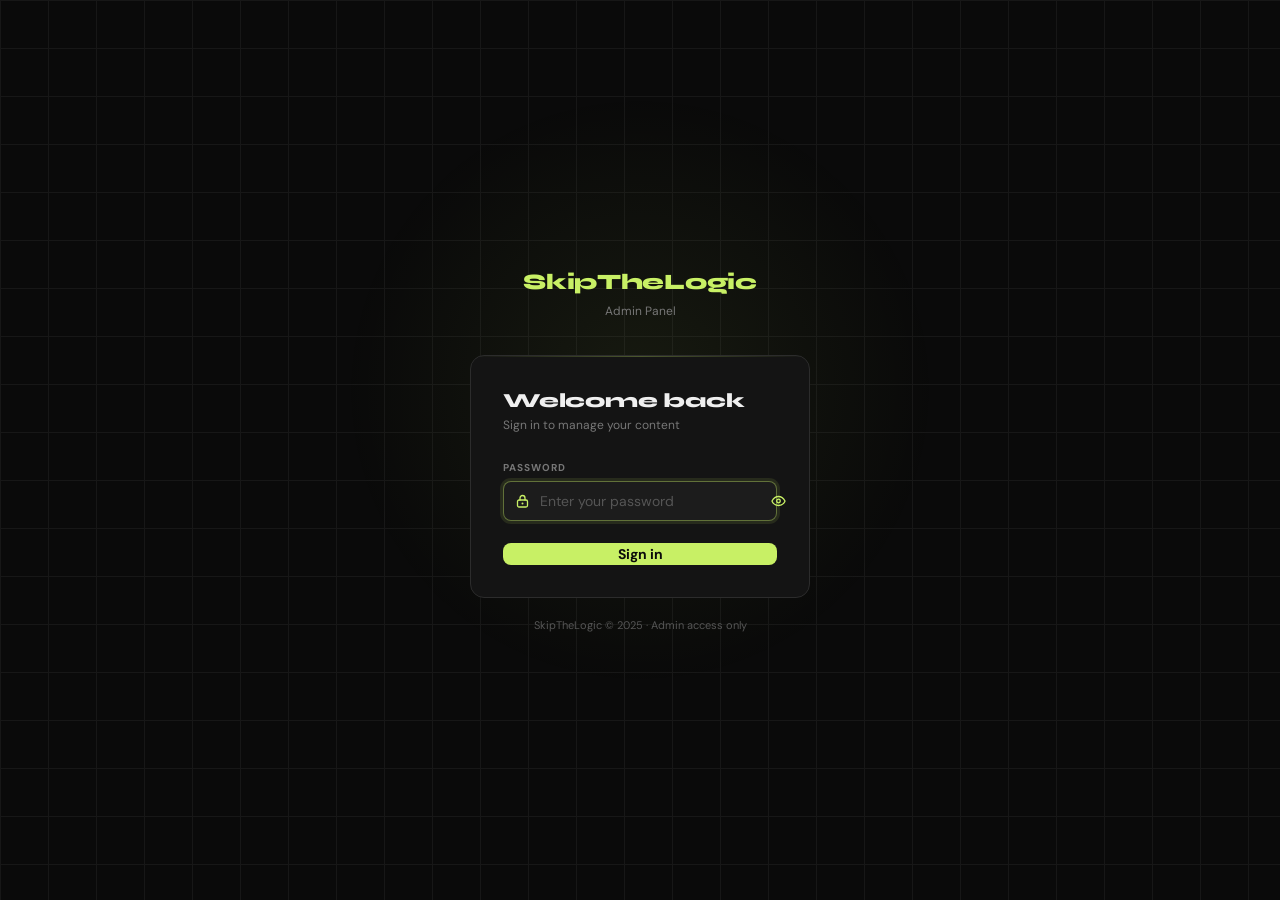
<file: admin/editor.html>
<!DOCTYPE html>
<html lang="en">
<head>
<meta charset="UTF-8">
<meta name="viewport" content="width=device-width, initial-scale=1.0">
<title>SkipTheLogic Admin — Post Editor</title>
<link href="https://fonts.googleapis.com/css2?family=Syne:wght@400;600;700;800&family=DM+Sans:ital,wght@0,300;0,400;0,500;1,400&display=swap" rel="stylesheet">
<style>
:root {
  --bg: #0a0a0a;
  --surface: #141414;
  --surface2: #1c1c1c;
  --surface3: #222;
  --border: #2c2c2c;
  --border2: #383838;
  --accent: #c8f065;
  --accent-dim: rgba(200,240,101,0.1);
  --text: #efefef;
  --muted: #777;
  --muted2: #555;
  --danger: #ff5c5c;
  --warn: #f0a500;
  --success: #4ade80;
  --radius: 10px;
  --font-body: 'DM Sans', sans-serif;
  --font-display: 'Syne', sans-serif;
}
*,*::before,*::after{box-sizing:border-box;margin:0;padding:0}
body{background:var(--bg);color:var(--text);font-family:var(--font-body);font-size:14px;min-height:100vh;overflow-x:hidden}

/* TOPBAR */
.topbar{position:sticky;top:0;z-index:200;background:rgba(10,10,10,0.92);backdrop-filter:blur(16px);border-bottom:1px solid var(--border);display:flex;align-items:center;justify-content:space-between;padding:0 24px;height:54px;gap:16px}
.logo{font-family:var(--font-display);font-weight:800;font-size:16px;color:var(--accent);letter-spacing:-0.3px;white-space:nowrap}
.breadcrumb{display:flex;align-items:center;gap:8px;color:var(--muted);font-size:12px;min-width:0}
.breadcrumb a{color:var(--muted);text-decoration:none;transition:color .15s}.breadcrumb a:hover{color:var(--text)}
.topbar-actions{display:flex;align-items:center;gap:8px;flex-shrink:0}
.status-badge{display:inline-flex;align-items:center;gap:5px;padding:3px 10px;border-radius:20px;font-size:11px;font-weight:600}
.status-badge.draft{background:rgba(255,255,255,0.05);color:var(--muted)}
.status-badge.published{background:rgba(74,222,128,0.1);color:var(--success)}
.status-dot{width:5px;height:5px;border-radius:50%;background:currentColor}

/* BUTTONS */
.btn{display:inline-flex;align-items:center;gap:6px;padding:7px 16px;border-radius:7px;font-family:var(--font-body);font-size:12px;font-weight:500;cursor:pointer;border:none;transition:all .18s;white-space:nowrap}
.btn-ghost{background:transparent;color:var(--muted);border:1px solid var(--border)}.btn-ghost:hover{background:var(--surface2);color:var(--text);border-color:var(--border2)}
.btn-draft{background:var(--surface2);color:var(--text);border:1px solid var(--border)}.btn-draft:hover{background:var(--surface3);border-color:var(--border2)}
.btn-publish{background:var(--accent);color:#0a0a0a;font-weight:700}.btn-publish:hover{background:#d4f570;transform:translateY(-1px);box-shadow:0 4px 18px rgba(200,240,101,.28)}
.btn:disabled{opacity:.45;cursor:not-allowed;transform:none!important;box-shadow:none!important}
.btn-danger{background:transparent;color:var(--danger);border:1px solid rgba(255,92,92,.25);width:100%;justify-content:center;margin-top:8px}.btn-danger:hover{background:rgba(255,92,92,.07);border-color:var(--danger)}

/* LAYOUT */
.layout{display:grid;grid-template-columns:1fr 290px;min-height:calc(100vh - 54px)}

/* MAIN */
.editor-main{padding:36px 52px 80px;border-right:1px solid var(--border);min-width:0}

.title-input{width:100%;background:transparent;border:none;outline:none;font-family:var(--font-display);font-size:40px;font-weight:800;color:var(--text);line-height:1.12;resize:none;overflow:hidden;margin-bottom:14px;letter-spacing:-.5px}
.title-input::placeholder{color:#252525}

.slug-row{display:flex;align-items:center;gap:8px;margin-bottom:26px;padding-bottom:22px;border-bottom:1px solid var(--border)}
.slug-prefix{color:var(--muted);font-size:12px;white-space:nowrap}
.slug-input{flex:1;background:transparent;border:none;outline:none;color:var(--accent);font-size:12px;font-family:monospace;min-width:0}
.slug-input::placeholder{color:#252525}
.slug-input.editable{background:var(--accent-dim);outline:1px solid rgba(200,240,101,.3);border-radius:4px;padding:2px 6px}
.slug-edit-btn{background:transparent;border:1px solid var(--border);color:var(--muted);font-size:11px;padding:3px 8px;border-radius:4px;cursor:pointer;font-family:var(--font-body);transition:all .15s}.slug-edit-btn:hover{border-color:var(--border2);color:var(--text)}

.field-label{font-size:10px;font-weight:700;text-transform:uppercase;letter-spacing:.1em;color:var(--muted);margin-bottom:7px;display:flex;align-items:center;justify-content:space-between}
.field-label span{font-weight:400;text-transform:none;letter-spacing:0;font-size:11px;color:var(--muted2)}

.excerpt-area{width:100%;background:var(--surface);border:1px solid var(--border);border-radius:var(--radius);padding:12px 14px;color:var(--text);font-family:var(--font-body);font-size:14px;line-height:1.6;resize:vertical;outline:none;margin-bottom:26px;transition:border-color .18s;min-height:76px}
.excerpt-area::placeholder{color:#2e2e2e}.excerpt-area:focus{border-color:var(--border2)}

/* TOOLBAR */
.editor-wrapper{border:1px solid var(--border);border-radius:var(--radius);overflow:hidden;transition:border-color .2s}
.editor-wrapper:focus-within{border-color:var(--border2)}
.editor-toolbar{background:var(--surface);border-bottom:1px solid var(--border);padding:8px 12px;display:flex;flex-wrap:wrap;gap:2px;align-items:center}
.tb-btn{background:transparent;border:none;color:var(--muted);cursor:pointer;padding:5px 8px;border-radius:5px;font-size:13px;font-family:var(--font-body);font-weight:500;transition:all .15s;display:inline-flex;align-items:center;justify-content:center;min-width:30px;height:28px;line-height:1}
.tb-btn:hover{background:var(--surface2);color:var(--text)}
.tb-sep{width:1px;height:20px;background:var(--border);margin:0 5px;flex-shrink:0}
.tb-select{background:var(--surface);border:1px solid var(--border);color:var(--muted);font-family:var(--font-body);font-size:12px;padding:4px 8px;border-radius:5px;cursor:pointer;outline:none;transition:all .15s}
.tb-select:hover{border-color:var(--border2);color:var(--text)}

/* EDITOR CONTENT */
#editor-content{background:var(--surface);min-height:480px;padding:28px 32px;outline:none;color:var(--text);font-family:var(--font-body);font-size:16px;line-height:1.85;caret-color:var(--accent);cursor:text}
#editor-content:empty::before{content:attr(data-placeholder);color:#2a2a2a;pointer-events:none;position:absolute}
#editor-content h1{font-family:var(--font-display);font-size:30px;font-weight:800;margin:28px 0 10px;color:var(--text);line-height:1.15}
#editor-content h2{font-family:var(--font-display);font-size:22px;font-weight:700;margin:24px 0 8px;color:var(--text);line-height:1.2}
#editor-content h3{font-family:var(--font-display);font-size:18px;font-weight:700;margin:20px 0 6px;color:var(--text)}
#editor-content h4{font-family:var(--font-display);font-size:15px;font-weight:700;margin:16px 0 4px;color:var(--text)}
#editor-content p{margin-bottom:14px;color:#d0d0d0}
#editor-content strong{color:var(--text);font-weight:600}
#editor-content em{font-style:italic;color:#bbb}
#editor-content u{text-underline-offset:3px}
#editor-content a{color:var(--accent);text-decoration:underline;text-underline-offset:3px}
#editor-content ul,#editor-content ol{padding-left:22px;margin-bottom:14px;color:#d0d0d0}
#editor-content li{margin-bottom:5px}
#editor-content blockquote{border-left:3px solid var(--accent);padding:12px 18px;background:var(--accent-dim);border-radius:0 8px 8px 0;margin:18px 0;color:#bbb;font-style:italic}
#editor-content code{background:var(--surface2);border:1px solid var(--border);border-radius:4px;padding:1px 5px;font-family:monospace;font-size:13px;color:#c8f065}
#editor-content pre{background:var(--surface2);border:1px solid var(--border);border-radius:8px;padding:16px 20px;overflow-x:auto;margin:14px 0}
#editor-content pre code{background:none;border:none;padding:0}
#editor-content img{max-width:100%;border-radius:8px;margin:14px 0;border:1px solid var(--border);display:block}
#editor-content figure{margin:18px 0}
#editor-content figcaption{font-size:12px;color:var(--muted);text-align:center;margin-top:6px}
#editor-content hr{border:none;border-top:1px solid var(--border);margin:24px 0}

/* DIALOGS */
.dialog-overlay{position:fixed;inset:0;background:rgba(0,0,0,.75);z-index:500;display:none;align-items:center;justify-content:center;backdrop-filter:blur(4px)}
.dialog-overlay.open{display:flex}
.dialog{background:var(--surface2);border:1px solid var(--border2);border-radius:14px;padding:28px;width:440px;max-width:92vw}
.dialog h3{font-family:var(--font-display);font-size:18px;font-weight:700;margin-bottom:20px}
.dialog-field{margin-bottom:14px}
.dialog-label{font-size:10px;font-weight:700;text-transform:uppercase;letter-spacing:.1em;color:var(--muted);margin-bottom:6px;display:block}
.dialog-sublabel{font-weight:400;text-transform:none;letter-spacing:0;font-size:11px;color:var(--muted2)}
.dialog-input{width:100%;background:var(--surface);border:1px solid var(--border);border-radius:7px;padding:9px 12px;color:var(--text);font-family:var(--font-body);font-size:13px;outline:none;transition:border-color .15s}
.dialog-input:focus{border-color:var(--border2)}
.dialog-input::placeholder{color:#383838}
.dialog-actions{display:flex;gap:8px;justify-content:flex-end;margin-top:20px}

/* SIDEBAR */
.editor-sidebar{padding:20px 16px;display:flex;flex-direction:column;gap:14px;overflow-y:auto;max-height:calc(100vh - 54px);position:sticky;top:54px}
.sidebar-card{background:var(--surface);border:1px solid var(--border);border-radius:var(--radius);padding:16px}
.card-title{font-family:var(--font-display);font-size:11px;font-weight:700;color:var(--text);margin-bottom:14px;display:flex;align-items:center;gap:7px;text-transform:uppercase;letter-spacing:.08em}
.card-title-dot{width:3px;height:13px;background:var(--accent);border-radius:2px;flex-shrink:0}

.form-group{margin-bottom:11px}.form-group:last-child{margin-bottom:0}
.form-label{font-size:10px;font-weight:700;text-transform:uppercase;letter-spacing:.1em;color:var(--muted);margin-bottom:6px;display:flex;align-items:center;justify-content:space-between}
.form-label span{font-weight:400;text-transform:none;letter-spacing:0;font-size:11px;color:var(--muted2)}
.form-control{width:100%;background:var(--surface2);border:1px solid var(--border);border-radius:7px;padding:8px 11px;color:var(--text);font-family:var(--font-body);font-size:13px;outline:none;transition:border-color .18s;-webkit-appearance:none}
.form-control::placeholder{color:#343434}.form-control:focus{border-color:var(--border2)}
select.form-control{cursor:pointer;background-image:url("data:image/svg+xml,%3Csvg xmlns='http://www.w3.org/2000/svg' width='10' height='10' viewBox='0 0 24 24' fill='none' stroke='%23666' stroke-width='2'%3E%3Cpolyline points='6 9 12 15 18 9'%3E%3C/polyline%3E%3C/svg%3E");background-repeat:no-repeat;background-position:right 10px center;padding-right:28px}
textarea.form-control{resize:vertical;min-height:70px;line-height:1.5}

/* Stats */
.stats-grid{display:grid;grid-template-columns:1fr 1fr;gap:8px}
.stat-box{background:var(--surface2);border-radius:8px;padding:10px;text-align:center}
.stat-val{font-family:var(--font-display);font-size:22px;font-weight:800;color:var(--accent);display:block}
.stat-lbl{font-size:10px;color:var(--muted);text-transform:uppercase;letter-spacing:.05em}

.link-counts{display:flex;gap:8px;margin-top:8px}
.link-count-box{flex:1;background:var(--surface2);border-radius:8px;padding:8px;text-align:center}
.link-count-val{font-family:var(--font-display);font-size:18px;font-weight:800;display:block}
.link-count-val.internal{color:#60a5fa}
.link-count-val.external{color:#c084fc}
.link-count-lbl{font-size:10px;color:var(--muted);text-transform:uppercase;letter-spacing:.05em}

/* Density */
.density-section{margin-bottom:14px;padding:10px;background:var(--surface2);border-radius:8px}
.density-row{display:flex;justify-content:space-between;font-size:11px;color:var(--muted);margin-bottom:6px}
.density-bar-wrap{background:var(--border);border-radius:6px;height:5px;overflow:hidden;margin-bottom:6px}
.density-bar{height:100%;border-radius:6px;transition:width .4s,background .4s;width:0}
.density-badge{display:inline-flex;align-items:center;gap:5px;padding:3px 9px;border-radius:20px;font-size:11px;font-weight:600}
.density-badge.good{background:rgba(74,222,128,.1);color:var(--success)}
.density-badge.warn{background:rgba(240,165,0,.1);color:var(--warn)}
.density-badge.bad{background:rgba(255,92,92,.1);color:var(--danger)}

/* SEO checks */
.seo-checks{display:flex;flex-direction:column;gap:5px;margin-top:12px}
.seo-check{display:flex;align-items:center;gap:7px;font-size:11px;padding:5px 8px;border-radius:6px;background:var(--surface2)}
.check-icon{font-size:11px;flex-shrink:0;width:16px;text-align:center}
.check-label{flex:1;color:var(--muted)}
.seo-check.pass .check-icon{color:var(--success)}
.seo-check.pass .check-label{color:var(--text)}
.seo-check.fail .check-icon{color:var(--danger)}

/* SERP preview */
.serp-preview{background:var(--surface2);border-radius:8px;padding:12px;margin-top:12px;border:1px solid var(--border)}
.serp-url{font-size:11px;color:#4ade80;margin-bottom:3px}
.serp-title{font-size:13px;color:#60a5fa;font-weight:500;margin-bottom:3px;line-height:1.3}
.serp-desc{font-size:11px;color:var(--muted);line-height:1.5}

.cover-preview{width:100%;height:110px;border-radius:8px;object-fit:cover;margin-top:8px;display:none;border:1px solid var(--border)}
.last-saved{font-size:11px;color:var(--muted2);text-align:center;margin-bottom:8px}

/* TOAST */
.toast{position:fixed;bottom:24px;right:24px;background:var(--surface2);border:1px solid var(--border);border-radius:var(--radius);padding:12px 18px;font-size:13px;display:flex;align-items:center;gap:10px;opacity:0;transform:translateY(10px);transition:all .3s cubic-bezier(.34,1.56,.64,1);z-index:9999;pointer-events:none;max-width:300px;box-shadow:0 8px 32px rgba(0,0,0,.5)}
.toast.show{opacity:1;transform:translateY(0)}
.toast.success{border-color:rgba(74,222,128,.3)}
.toast.error{border-color:rgba(255,92,92,.3)}
.spinner{width:12px;height:12px;border:2px solid rgba(0,0,0,.25);border-top-color:#0a0a0a;border-radius:50%;animation:spin .6s linear infinite;display:none}
@keyframes spin{to{transform:rotate(360deg)}}
</style>
</head>
<body>

<!-- TOPBAR -->
<header class="topbar">
  <div style="display:flex;align-items:center;gap:14px;min-width:0">
    <div class="logo">SKIPTHELOGIC</div>
    <div class="breadcrumb">
      <span>›</span><a href="dashboard.html">Posts</a><span>›</span>
      <span id="breadcrumb-title" style="overflow:hidden;text-overflow:ellipsis;white-space:nowrap;max-width:180px">New Post</span>
    </div>
  </div>
  <div class="topbar-actions">
    <div class="status-badge draft" id="status-badge"><div class="status-dot"></div><span id="status-text">Draft</span></div>
    <button class="btn btn-ghost" onclick="window.location.href='dashboard.html'">← Back</button>
    <button class="btn btn-draft" id="btn-draft" onclick="savePost('draft')">
      <div class="spinner" id="spinner-draft"></div>Save Draft
    </button>
    <button class="btn btn-publish" id="btn-publish" onclick="savePost('published')">
      <div class="spinner" id="spinner-publish"></div>Publish
    </button>
  </div>
</header>

<!-- LAYOUT -->
<div class="layout">

  <!-- MAIN -->
  <main class="editor-main">
    <textarea class="title-input" id="title-input" placeholder="Post Title (H1)..." rows="1"
      oninput="autoResize(this);generateSlug(this.value);updateSEO();updateMetaPreview()"></textarea>

    <div class="slug-row">
      <span class="slug-prefix">skipthelogic.com/blog/</span>
      <input type="text" class="slug-input" id="slug-input" placeholder="post-slug" readonly
        oninput="updateMetaPreview()">
      <button class="slug-edit-btn" id="slug-edit-btn" onclick="toggleSlugEdit()">Edit</button>
    </div>

    <label class="field-label">Excerpt <span>Shown on blog listing cards</span></label>
    <textarea class="excerpt-area" id="excerpt-input"
      placeholder="Short 1–2 sentence summary of this post..."></textarea>

    <label class="field-label">Post Body</label>
    <div class="editor-wrapper">
      <div class="editor-toolbar">
        <select class="tb-select" id="heading-select" onchange="applyBlock(this.value)">
          <option value="p">Paragraph</option>
          <option value="h1">Heading 1</option>
          <option value="h2">Heading 2</option>
          <option value="h3">Heading 3</option>
          <option value="h4">Heading 4</option>
        </select>
        <div class="tb-sep"></div>
        <button class="tb-btn" title="Bold" onmousedown="e=>e.preventDefault()" onclick="fmt('bold')"><b>B</b></button>
        <button class="tb-btn" title="Italic" onclick="fmt('italic')"><i>I</i></button>
        <button class="tb-btn" title="Underline" onclick="fmt('underline')"><u>U</u></button>
        <button class="tb-btn" title="Strikethrough" onclick="fmt('strikeThrough')"><s>S</s></button>
        <div class="tb-sep"></div>
        <button class="tb-btn" title="Ordered list" onclick="fmt('insertOrderedList')">1.</button>
        <button class="tb-btn" title="Bullet list" onclick="fmt('insertUnorderedList')">•</button>
        <button class="tb-btn" title="Blockquote" onclick="applyBlock('blockquote')">❝</button>
        <button class="tb-btn" title="Code" onclick="insertInlineCode()">&lt;/&gt;</button>
        <div class="tb-sep"></div>
        <button class="tb-btn" title="Insert link" onclick="openLinkDlg()">🔗</button>
        <button class="tb-btn" title="Insert image" onclick="openImgDlg()">🖼</button>
        <button class="tb-btn" title="Horizontal rule" onclick="fmt('insertHorizontalRule')">—</button>
        <div class="tb-sep"></div>
        <button class="tb-btn" title="Undo" onclick="fmt('undo')">↩</button>
        <button class="tb-btn" title="Redo" onclick="fmt('redo')">↪</button>
      </div>
      <div id="editor-content" contenteditable="true"
        data-placeholder="Start writing your post here..."
        oninput="onBodyInput()"
        onkeydown="handleKey(event)">
      </div>
    </div>
  </main>

  <!-- SIDEBAR -->
  <aside class="editor-sidebar">

    <!-- Stats -->
    <div class="sidebar-card">
      <div class="card-title"><div class="card-title-dot"></div>Stats</div>
      <div class="stats-grid">
        <div class="stat-box"><span class="stat-val" id="word-count">0</span><span class="stat-lbl">Words</span></div>
        <div class="stat-box"><span class="stat-val" id="read-time-val">0</span><span class="stat-lbl">Min read</span></div>
      </div>
      <div class="link-counts">
        <div class="link-count-box"><span class="link-count-val internal" id="int-links">0</span><span class="link-count-lbl">Internal</span></div>
        <div class="link-count-box"><span class="link-count-val external" id="ext-links">0</span><span class="link-count-lbl">External</span></div>
      </div>
    </div>

    <!-- Settings -->
    <div class="sidebar-card">
      <div class="card-title"><div class="card-title-dot"></div>Settings</div>
      <div class="form-group">
        <label class="form-label">Category</label>
        <select class="form-control" id="category-input">
          <option value="">Select category...</option>
          <option value="AI & Automation">AI & Automation</option>
          <option value="Marketing">Marketing</option>
          <option value="SMM & SEO">SMM & SEO</option>
          <option value="Business">Business</option>
          <option value="Productivity">Productivity</option>
        </select>
      </div>
      <div class="form-group">
        <label class="form-label">Author</label>
        <input type="text" class="form-control" id="author-input" value="SkipTheLogic">
      </div>
      <div class="form-group">
        <label class="form-label">Read Time (mins)</label>
        <input type="number" class="form-control" id="readtime-input" value="5" min="1" max="120">
      </div>
    </div>

    <!-- Cover Image -->
    <div class="sidebar-card">
      <div class="card-title"><div class="card-title-dot"></div>Cover Image</div>
      <label class="form-label">Image URL</label>
      <input type="text" class="form-control" id="cover-input" placeholder="https://..." oninput="previewCover(this.value)">
      <img id="cover-preview" class="cover-preview" alt="Cover preview">
    </div>

    <!-- SEO -->
    <div class="sidebar-card">
      <div class="card-title"><div class="card-title-dot"></div>SEO</div>

      <div class="form-group">
        <label class="form-label">Focus Keyword</label>
        <input type="text" class="form-control" id="focus-kw" placeholder="e.g. AI automation tools" oninput="updateSEO()">
      </div>

      <div id="density-section" style="display:none">
        <div class="density-section">
          <div class="density-row">
            <span>Keyword density</span>
            <span id="density-frac">0 uses / 0 words</span>
          </div>
          <div class="density-bar-wrap"><div class="density-bar" id="density-bar"></div></div>
          <div id="density-badge" class="density-badge bad">—</div>
        </div>
      </div>

      <div class="form-group">
        <label class="form-label">Meta Title <span id="mt-count">0/60</span></label>
        <input type="text" class="form-control" id="meta-title" placeholder="SEO title..."
          oninput="updateCounts();updateSEO();updateMetaPreview()">
      </div>
      <div class="form-group">
        <label class="form-label">Meta Description <span id="md-count">0/160</span></label>
        <textarea class="form-control" id="meta-desc" rows="3" placeholder="120–160 characters ideal..."
          oninput="updateCounts();updateSEO();updateMetaPreview()"></textarea>
      </div>

      <div class="seo-checks">
        <div class="seo-check fail" id="chk-kw"><span class="check-icon">✕</span><span class="check-label">Add a focus keyword</span></div>
        <div class="seo-check fail" id="chk-title-kw"><span class="check-icon">✕</span><span class="check-label">Keyword in title</span></div>
        <div class="seo-check fail" id="chk-meta-kw"><span class="check-icon">✕</span><span class="check-label">Keyword in meta description</span></div>
        <div class="seo-check fail" id="chk-para-kw"><span class="check-icon">✕</span><span class="check-label">Keyword in first paragraph</span></div>
        <div class="seo-check fail" id="chk-mt-len"><span class="check-icon">✕</span><span class="check-label">Meta title length (30–60)</span></div>
        <div class="seo-check fail" id="chk-md-len"><span class="check-icon">✕</span><span class="check-label">Meta description length (120–160)</span></div>
      </div>

      <div class="serp-preview">
        <div class="serp-url">skipthelogic.com/blog/<span id="prev-slug">post-slug</span></div>
        <div class="serp-title" id="prev-title">Post Title</div>
        <div class="serp-desc" id="prev-desc">Meta description preview.</div>
      </div>
    </div>

    <!-- Actions -->
    <div class="sidebar-card">
      <div class="card-title"><div class="card-title-dot"></div>Actions</div>
      <div class="last-saved" id="last-saved">Not saved yet</div>
      <button class="btn btn-danger" id="btn-delete" onclick="deletePost()" style="display:none">🗑 Delete Post</button>
      <p id="new-note" style="font-size:11px;color:var(--muted2);text-align:center">Save first to enable deletion.</p>
    </div>

  </aside>
</div>

<!-- IMAGE DIALOG -->
<div class="dialog-overlay" id="img-dlg">
  <div class="dialog">
    <h3>Insert Image</h3>
    <div class="dialog-field">
      <label class="dialog-label">Image URL</label>
      <input class="dialog-input" type="text" id="di-url" placeholder="https://...">
    </div>
    <div class="dialog-field">
      <label class="dialog-label">Alt Text <span class="dialog-sublabel">— Important for SEO & accessibility</span></label>
      <input class="dialog-input" type="text" id="di-alt" placeholder="Describe what's in the image...">
    </div>
    <div class="dialog-field">
      <label class="dialog-label">Caption <span class="dialog-sublabel">— Optional</span></label>
      <input class="dialog-input" type="text" id="di-cap" placeholder="Image caption...">
    </div>
    <div class="dialog-actions">
      <button class="btn btn-ghost" onclick="closeImgDlg()">Cancel</button>
      <button class="btn btn-publish" onclick="insertImage()">Insert Image</button>
    </div>
  </div>
</div>

<!-- LINK DIALOG -->
<div class="dialog-overlay" id="link-dlg">
  <div class="dialog" style="width:380px">
    <h3>Insert Link</h3>
    <div class="dialog-field">
      <label class="dialog-label">URL</label>
      <input class="dialog-input" type="text" id="dl-url" placeholder="https://...">
    </div>
    <div class="dialog-field">
      <label class="dialog-label">Link Text</label>
      <input class="dialog-input" type="text" id="dl-text" placeholder="Anchor text...">
    </div>
    <div class="dialog-field" style="display:flex;align-items:center;gap:8px;margin-top:4px">
      <input type="checkbox" id="dl-newtab" checked style="accent-color:var(--accent);width:14px;height:14px">
      <label for="dl-newtab" style="font-size:13px;color:var(--muted);cursor:pointer">Open in new tab</label>
    </div>
    <div class="dialog-actions">
      <button class="btn btn-ghost" onclick="closeLinkDlg()">Cancel</button>
      <button class="btn btn-publish" onclick="insertLink()">Insert Link</button>
    </div>
  </div>
</div>

<!-- TOAST -->
<div class="toast" id="toast">
  <span id="ti"></span><span id="tm"></span>
</div>

<script>
const SUPA_URL = 'https://xwxzdxgzsjgkfrjyhwna.supabase.co';
const SUPA_KEY = 'sb_publishable_BrreLGVx-F8zQEnRgCybhQ_-FxK8cMj';

if (sessionStorage.getItem('stl_admin_session') !== 'true') {
  window.location.replace('index.html');
}
let postId = null;
let slugLocked = true;
let savedRange = null;

const ed = () => document.getElementById('editor-content');

// ── FORMATTING ──────────────────────────────────────────────
function fmt(cmd, val = null) {
  ed().focus();
  document.execCommand(cmd, false, val);
  onBodyInput();
}

function applyBlock(tag) {
  ed().focus();
  document.execCommand('formatBlock', false, tag);
  onBodyInput();
}

function insertInlineCode() {
  const sel = window.getSelection();
  if (sel && sel.toString()) {
    const code = document.createElement('code');
    code.textContent = sel.toString();
    const range = sel.getRangeAt(0);
    range.deleteContents();
    range.insertNode(code);
  }
  onBodyInput();
}

function handleKey(e) {
  if (e.key === 'Tab') {
    e.preventDefault();
    fmt('insertText', '\u00a0\u00a0\u00a0\u00a0');
  }
  if (e.key === 'Enter') {
    const sel = window.getSelection();
    if (!sel.rangeCount) return;
    const node = sel.getRangeAt(0).startContainer;
    const parent = node.nodeType === 3 ? node.parentElement : node;
    const tag = parent.tagName?.toLowerCase();
    if (['h1','h2','h3','h4'].includes(tag)) {
      e.preventDefault();
      document.execCommand('insertParagraph');
      document.execCommand('formatBlock', false, 'p');
      document.getElementById('heading-select').value = 'p';
    }
  }
}

document.addEventListener('selectionchange', () => {
  const sel = window.getSelection();
  if (!sel || !sel.rangeCount) return;
  const node = sel.getRangeAt(0).startContainer;
  const el = node.nodeType === 3 ? node.parentElement : node;
  const block = el.closest?.('h1,h2,h3,h4,p,div');
  if (block) {
    const t = block.tagName.toLowerCase();
    const s = document.getElementById('heading-select');
    s.value = ['h1','h2','h3','h4'].includes(t) ? t : 'p';
  }
});

// ── IMAGE ───────────────────────────────────────────────────
function openImgDlg() {
  savedRange = window.getSelection()?.rangeCount ? window.getSelection().getRangeAt(0).cloneRange() : null;
  document.getElementById('di-url').value = '';
  document.getElementById('di-alt').value = '';
  document.getElementById('di-cap').value = '';
  document.getElementById('img-dlg').classList.add('open');
  setTimeout(() => document.getElementById('di-url').focus(), 60);
}
function closeImgDlg() { document.getElementById('img-dlg').classList.remove('open'); }

function insertImage() {
  const url = document.getElementById('di-url').value.trim();
  const alt = document.getElementById('di-alt').value.trim();
  const cap = document.getElementById('di-cap').value.trim();
  if (!url) return toast('Enter an image URL', 'error');

  ed().focus();
  if (savedRange) {
    const sel = window.getSelection();
    sel.removeAllRanges();
    sel.addRange(savedRange);
  }

  const fig = document.createElement('figure');
  fig.style.margin = '20px 0';
  const img = document.createElement('img');
  img.src = url; img.alt = alt;
  img.style.cssText = 'max-width:100%;border-radius:8px;border:1px solid #2c2c2c;display:block';
  fig.appendChild(img);
  if (cap) {
    const fc = document.createElement('figcaption');
    fc.textContent = cap;
    fc.style.cssText = 'font-size:12px;color:#777;text-align:center;margin-top:6px';
    fig.appendChild(fc);
  }

  const sel = window.getSelection();
  if (sel.rangeCount) {
    const r = sel.getRangeAt(0);
    r.collapse(false);
    r.insertNode(fig);
    r.setStartAfter(fig); r.collapse(true);
    sel.removeAllRanges(); sel.addRange(r);
  } else {
    ed().appendChild(fig);
  }

  closeImgDlg();
  onBodyInput();
  toast('Image inserted ✓', 'success');
}

// ── LINK ────────────────────────────────────────────────────
function openLinkDlg() {
  savedRange = window.getSelection()?.rangeCount ? window.getSelection().getRangeAt(0).cloneRange() : null;
  const selTxt = window.getSelection()?.toString() || '';
  document.getElementById('dl-text').value = selTxt;
  document.getElementById('dl-url').value = '';
  document.getElementById('dl-newtab').checked = true;
  document.getElementById('link-dlg').classList.add('open');
  setTimeout(() => document.getElementById('dl-url').focus(), 60);
}
function closeLinkDlg() { document.getElementById('link-dlg').classList.remove('open'); }

function insertLink() {
  const url = document.getElementById('dl-url').value.trim();
  const txt = document.getElementById('dl-text').value.trim();
  const newTab = document.getElementById('dl-newtab').checked;
  if (!url) return toast('Enter a URL', 'error');

  ed().focus();
  if (savedRange) {
    const sel = window.getSelection();
    sel.removeAllRanges();
    sel.addRange(savedRange);
  }

  const a = document.createElement('a');
  a.href = url; a.textContent = txt || url;
  if (newTab) { a.target = '_blank'; a.rel = 'noopener noreferrer'; }

  const sel = window.getSelection();
  if (sel.rangeCount) {
    const r = sel.getRangeAt(0);
    r.deleteContents();
    r.insertNode(a);
    r.setStartAfter(a); r.collapse(true);
    sel.removeAllRanges(); sel.addRange(r);
  }
  closeLinkDlg();
  onBodyInput();
}

// Close dialogs on backdrop click
document.getElementById('img-dlg').addEventListener('click', e => { if(e.target===e.currentTarget) closeImgDlg(); });
document.getElementById('link-dlg').addEventListener('click', e => { if(e.target===e.currentTarget) closeLinkDlg(); });

// ── LIVE ANALYSIS ────────────────────────────────────────────
function onBodyInput() {
  updateStats();
  updateLinkCount();
  updateSEO();
}

function updateStats() {
  const txt = ed().innerText || '';
  const words = txt.trim() ? txt.trim().split(/\s+/).length : 0;
  document.getElementById('word-count').textContent = words;
  const mins = Math.max(1, Math.round(words / 200));
  document.getElementById('read-time-val').textContent = mins;
  document.getElementById('readtime-input').value = mins;
}

function updateLinkCount() {
  const links = ed().querySelectorAll('a');
  let int = 0, ext = 0;
  links.forEach(a => {
    const h = a.getAttribute('href') || '';
    if (h.startsWith('/') || h.includes('skipthelogic.com')) int++;
    else if (h.startsWith('http')) ext++;
  });
  document.getElementById('int-links').textContent = int;
  document.getElementById('ext-links').textContent = ext;
}

function updateSEO() {
  const kw = (document.getElementById('focus-kw').value || '').trim().toLowerCase();
  const title = (document.getElementById('title-input').value || '').toLowerCase();
  const metaD = (document.getElementById('meta-desc').value || '').toLowerCase();
  const body = (ed().innerText || '').toLowerCase();
  const firstP = (ed().querySelector('p')?.innerText || '').toLowerCase();
  const words = body.trim() ? body.trim().split(/\s+/).length : 0;

  if (kw) {
    document.getElementById('density-section').style.display = 'block';
    const esc = kw.replace(/[.*+?^${}()|[\]\\]/g, '\\$&');
    const hits = (body.match(new RegExp(esc,'gi')) || []).length;
    const pct = words > 0 ? (hits / words) * 100 : 0;

    document.getElementById('density-frac').textContent = `${hits} uses / ${words} words`;
    const bar = document.getElementById('density-bar');
    bar.style.width = Math.min(pct * 20, 100) + '%';

    const badge = document.getElementById('density-badge');
    if (pct >= 1 && pct <= 3) {
      bar.style.background = 'var(--success)';
      badge.className = 'density-badge good';
      badge.textContent = `✓ ${pct.toFixed(2)}% — Good`;
    } else if (pct >= 0.5) {
      bar.style.background = 'var(--warn)';
      badge.className = 'density-badge warn';
      badge.textContent = `⚠ ${pct.toFixed(2)}% — A bit low`;
    } else {
      bar.style.background = 'var(--danger)';
      badge.className = 'density-badge bad';
      badge.textContent = `✕ ${pct.toFixed(2)}% — Too low`;
    }

    setChk('chk-kw', true, 'Focus keyword set');
    setChk('chk-title-kw', title.includes(kw), 'Keyword in title');
    setChk('chk-meta-kw', metaD.includes(kw), 'Keyword in meta description');
    setChk('chk-para-kw', firstP.includes(kw), 'Keyword in first paragraph');
  } else {
    document.getElementById('density-section').style.display = 'none';
    setChk('chk-kw', false, 'Add a focus keyword');
    setChk('chk-title-kw', false, 'Keyword in title');
    setChk('chk-meta-kw', false, 'Keyword in meta description');
    setChk('chk-para-kw', false, 'Keyword in first paragraph');
  }

  const mtL = document.getElementById('meta-title').value.length;
  const mdL = document.getElementById('meta-desc').value.length;
  setChk('chk-mt-len', mtL >= 30 && mtL <= 60, `Meta title: ${mtL}/60 chars`);
  setChk('chk-md-len', mdL >= 120 && mdL <= 160, `Meta desc: ${mdL}/160 chars`);
}

function setChk(id, pass, label) {
  const el = document.getElementById(id);
  el.className = `seo-check ${pass ? 'pass' : 'fail'}`;
  el.querySelector('.check-icon').textContent = pass ? '✓' : '✕';
  el.querySelector('.check-label').textContent = label;
}

function updateCounts() {
  const mt = document.getElementById('meta-title').value.length;
  const md = document.getElementById('meta-desc').value.length;
  const mtEl = document.getElementById('mt-count');
  const mdEl = document.getElementById('md-count');
  mtEl.textContent = `${mt}/60`; mtEl.style.color = mt > 60 ? 'var(--danger)' : '';
  mdEl.textContent = `${md}/160`; mdEl.style.color = md > 160 ? 'var(--danger)' : '';
}

function updateMetaPreview() {
  const title = document.getElementById('meta-title').value || document.getElementById('title-input').value || 'Post Title';
  const desc = document.getElementById('meta-desc').value || 'Meta description will appear here.';
  const slug = document.getElementById('slug-input').value || 'post-slug';
  document.getElementById('prev-title').textContent = title.length > 60 ? title.slice(0,60)+'…' : title;
  document.getElementById('prev-desc').textContent = desc.length > 160 ? desc.slice(0,160)+'…' : desc;
  document.getElementById('prev-slug').textContent = slug;
}

// ── LOAD ─────────────────────────────────────────────────────
window.addEventListener('DOMContentLoaded', async () => {
  const id = new URLSearchParams(window.location.search).get('id');
  if (id) await loadPost(id);
});

async function loadPost(id) {
  const r = await fetch(`${SUPA_URL}/rest/v1/posts?id=eq.${id}`, {
    headers: { 'apikey': SUPA_KEY, 'Authorization': `Bearer ${SUPA_KEY}` }
  });
  const data = await r.json();
  if (!data.length) return toast('Post not found', 'error');
  const p = data[0];
  postId = p.id;

  document.getElementById('title-input').value = p.title || '';
  autoResize(document.getElementById('title-input'));
  document.getElementById('breadcrumb-title').textContent = p.title || 'Edit Post';
  document.getElementById('slug-input').value = p.slug || '';
  document.getElementById('excerpt-input').value = p.excerpt || '';
  document.getElementById('category-input').value = p.category || '';
  document.getElementById('author-input').value = p.author || 'SkipTheLogic';
  document.getElementById('readtime-input').value = p.read_time || 5;
  document.getElementById('cover-input').value = p.cover_image || '';
  document.getElementById('focus-kw').value = p.focus_keyword || '';
  document.getElementById('meta-title').value = p.meta_title || '';
  document.getElementById('meta-desc').value = p.meta_description || '';
  if (p.cover_image) previewCover(p.cover_image);
  if (p.body) ed().innerHTML = p.body;

  updateStatusBadge(p.status);
  updateLastSaved(p.updated_at);
  updateCounts();
  updateMetaPreview();
  onBodyInput();

  document.getElementById('btn-delete').style.display = 'flex';
  document.getElementById('new-note').style.display = 'none';
}

// ── SAVE ─────────────────────────────────────────────────────
async function savePost(status) {
  const title = document.getElementById('title-input').value.trim();
  if (!title) return toast('Add a title first', 'error');
  const slug = document.getElementById('slug-input').value.trim();
  if (!slug) return toast('Add a slug', 'error');
  const cat = document.getElementById('category-input').value;
  if (!cat) return toast('Select a category', 'error');

  const sid = status === 'draft' ? 'spinner-draft' : 'spinner-publish';
  const bid = status === 'draft' ? 'btn-draft' : 'btn-publish';
  setLoad(sid, bid, true);

  const payload = {
    title, slug, status,
    excerpt: document.getElementById('excerpt-input').value.trim(),
    body: ed().innerHTML,
    category: cat,
    author: document.getElementById('author-input').value.trim() || 'SkipTheLogic',
    read_time: parseInt(document.getElementById('readtime-input').value) || 5,
    cover_image: document.getElementById('cover-input').value.trim(),
    focus_keyword: document.getElementById('focus-kw').value.trim(),
    meta_title: document.getElementById('meta-title').value.trim(),
    meta_description: document.getElementById('meta-desc').value.trim()
  };

  const headers = {
    'apikey': SUPA_KEY, 'Authorization': `Bearer ${SUPA_KEY}`,
    'Content-Type': 'application/json', 'Prefer': 'return=representation'
  };

  try {
    const url = postId ? `${SUPA_URL}/rest/v1/posts?id=eq.${postId}` : `${SUPA_URL}/rest/v1/posts`;
    const method = postId ? 'PATCH' : 'POST';
    const res = await fetch(url, { method, headers, body: JSON.stringify(payload) });
    if (!res.ok) { const e = await res.json(); throw new Error(e.message || 'Save failed'); }
    const saved = await res.json();
    const post = Array.isArray(saved) ? saved[0] : saved;
    postId = post.id;
    window.history.replaceState({}, '', `?id=${post.id}`);
    updateStatusBadge(status);
    updateLastSaved(new Date().toISOString());
    document.getElementById('breadcrumb-title').textContent = title;
    document.getElementById('btn-delete').style.display = 'flex';
    document.getElementById('new-note').style.display = 'none';
    toast(status === 'published' ? '🎉 Post published!' : '✅ Draft saved', 'success');
  } catch(err) {
    toast('Error: ' + err.message, 'error');
  } finally {
    setLoad(sid, bid, false);
  }
}

// ── DELETE ────────────────────────────────────────────────────
async function deletePost() {
  if (!postId || !confirm('Delete this post? Cannot be undone.')) return;
  const r = await fetch(`${SUPA_URL}/rest/v1/posts?id=eq.${postId}`, {
    method: 'DELETE',
    headers: { 'apikey': SUPA_KEY, 'Authorization': `Bearer ${SUPA_KEY}` }
  });
  if (r.ok) { toast('Deleted', 'success'); setTimeout(() => location.href = 'dashboard.html', 1200); }
  else toast('Delete failed', 'error');
}

// ── HELPERS ───────────────────────────────────────────────────
function generateSlug(title) {
  if (!slugLocked) return;
  document.getElementById('slug-input').value = title.toLowerCase().trim()
    .replace(/[^a-z0-9\s-]/g,'').replace(/\s+/g,'-').replace(/-+/g,'-');
  updateMetaPreview();
}

function toggleSlugEdit() {
  slugLocked = !slugLocked;
  const inp = document.getElementById('slug-input');
  inp.readOnly = slugLocked;
  inp.classList.toggle('editable', !slugLocked);
  document.getElementById('slug-edit-btn').textContent = slugLocked ? 'Edit' : 'Lock';
  if (!slugLocked) inp.focus();
}

function autoResize(el) {
  el.style.height = 'auto';
  el.style.height = el.scrollHeight + 'px';
}

function previewCover(url) {
  const img = document.getElementById('cover-preview');
  if (url) { img.src = url; img.style.display = 'block'; img.onerror = () => img.style.display='none'; }
  else img.style.display = 'none';
}

function updateStatusBadge(s) {
  document.getElementById('status-badge').className = `status-badge ${s}`;
  document.getElementById('status-text').textContent = s === 'published' ? 'Published' : 'Draft';
}

function updateLastSaved(iso) {
  const t = new Date(iso).toLocaleTimeString([],{hour:'2-digit',minute:'2-digit'});
  document.getElementById('last-saved').textContent = `Last saved at ${t}`;
}

function setLoad(sid, bid, on) {
  document.getElementById(sid).style.display = on ? 'block' : 'none';
  document.getElementById(bid).disabled = on;
}

function toast(msg, type='success') {
  const el = document.getElementById('toast');
  document.getElementById('ti').textContent = type === 'success' ? '✓' : '✕';
  document.getElementById('tm').textContent = msg;
  el.className = `toast ${type} show`;
  setTimeout(() => el.classList.remove('show'), 3200);
}
</script>
</body>
</html>
</file>
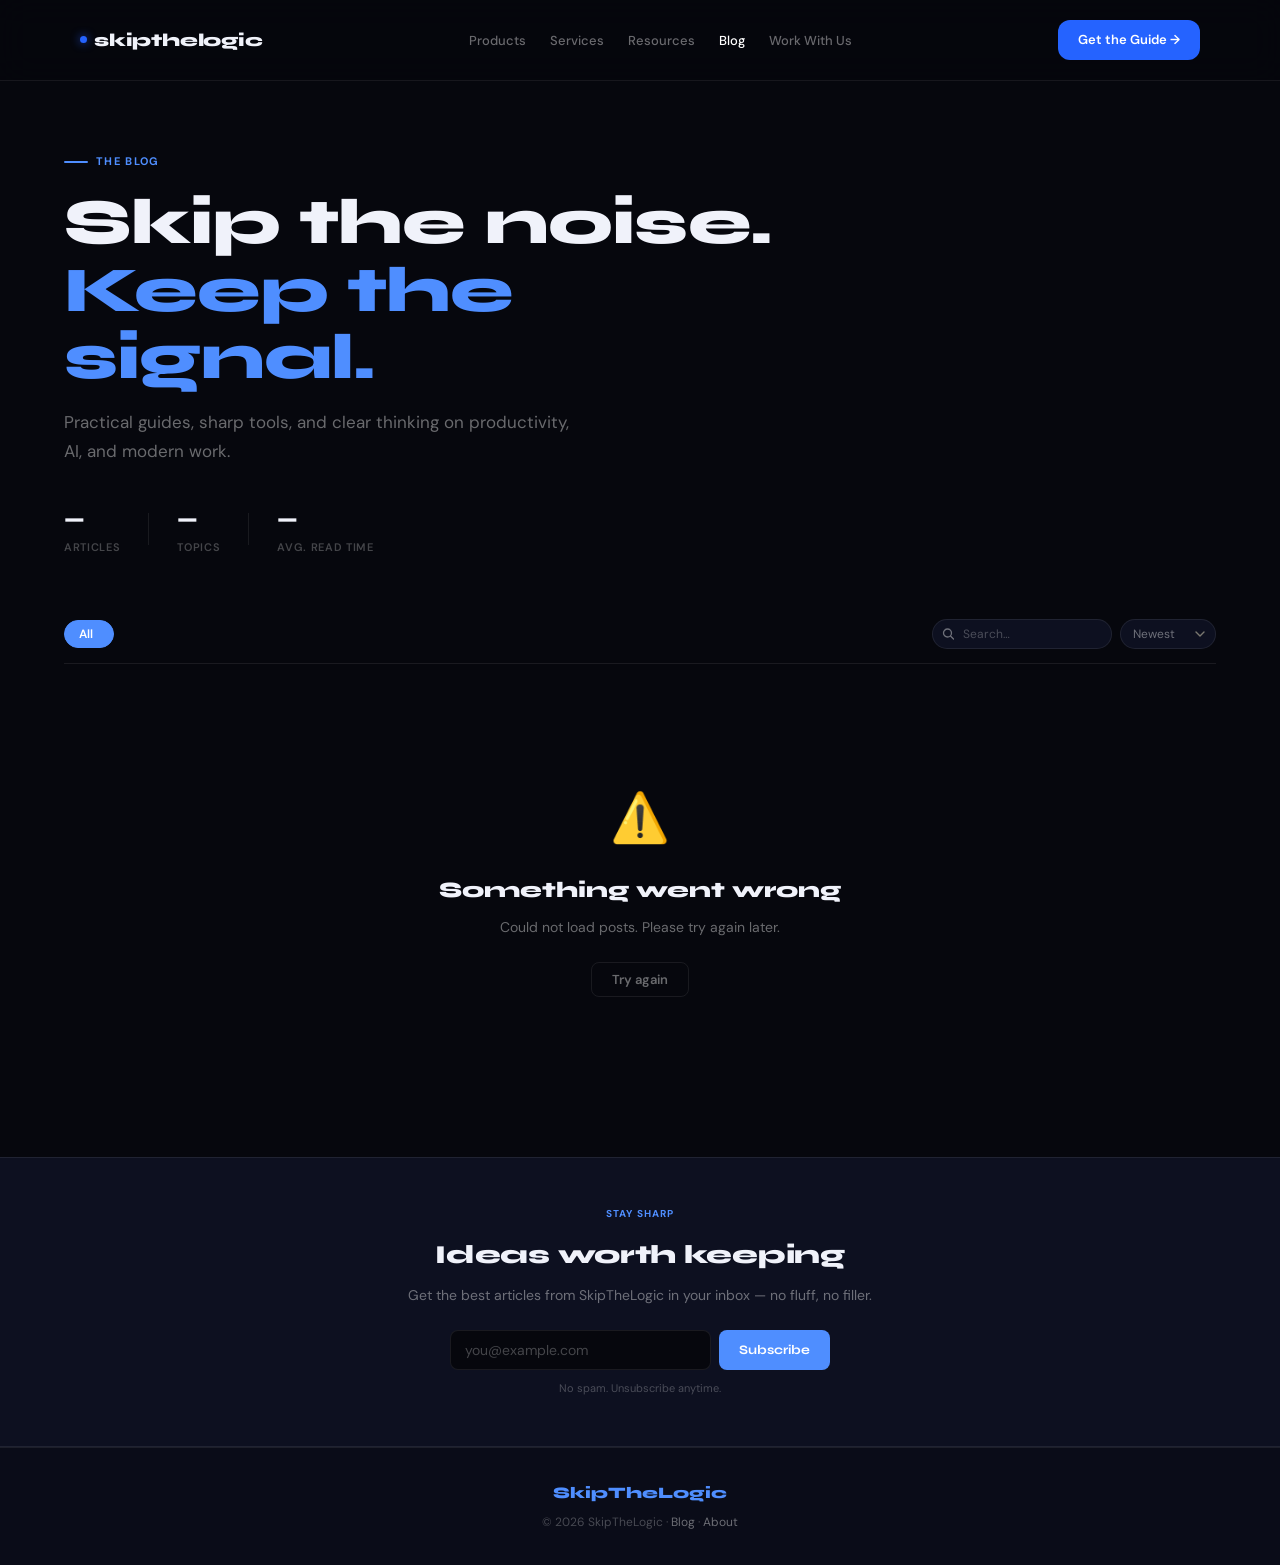
<file: blog/index_blog.html>
<!DOCTYPE html>
<html lang="en">
<head>
<meta charset="UTF-8">
<meta name="viewport" content="width=device-width, initial-scale=1.0">

<title>Blog — Practical Insights | SkipTheLogic</title>
<meta name="description" content="Practical guides, tools, and strategies to help you work smarter. Explore articles on productivity, AI, strategy, and more from SkipTheLogic.">
<link rel="canonical" href="https://skipthelogic.com/blog/">

<!-- Open Graph -->
<meta property="og:type" content="website">
<meta property="og:site_name" content="SkipTheLogic">
<meta property="og:title" content="Blog — Practical Insights | SkipTheLogic">
<meta property="og:description" content="Practical guides, tools, and strategies to help you work smarter.">
<meta property="og:url" content="https://skipthelogic.com/blog/">

<!-- Twitter -->
<meta name="twitter:card" content="summary">
<meta name="twitter:title" content="Blog | SkipTheLogic">
<meta name="twitter:description" content="Practical guides, tools, and strategies to help you work smarter.">

<!-- JSON-LD -->
<script type="application/ld+json">
{
  "@context": "https://schema.org",
  "@type": "Blog",
  "name": "SkipTheLogic Blog",
  "description": "Practical guides, tools, and strategies to help you work smarter.",
  "url": "https://skipthelogic.com/blog/",
  "publisher": {
    "@type": "Organization",
    "name": "SkipTheLogic",
    "url": "https://skipthelogic.com"
  }
}
</script>

<!-- Fonts -->
<link rel="preconnect" href="https://fonts.googleapis.com">
<link rel="preconnect" href="https://fonts.gstatic.com" crossorigin>
<link href="https://fonts.googleapis.com/css2?family=Syne:wght@400;600;700;800&family=DM+Sans:ital,opsz,wght@0,9..40,300;0,9..40,400;0,9..40,500;1,9..40,400&display=swap" rel="stylesheet">

<style>
/* ═══════════════════════════════════════════
   TOKENS
═══════════════════════════════════════════ */
:root {
  --bg: #06070d;
  --bg2: #0a0c18;
  --surface: #0d1020;
  --surface2: #131629;
  --border: rgba(255,255,255,0.08);
  --border2: rgba(255,255,255,0.14);
  --text: #f0f2fa;
  --text2: #c8cce0;
  --muted: rgba(255,255,255,0.4);
  --muted2: rgba(255,255,255,0.25);
  --accent: #4f8eff;
  --accent2: #7c3aed;
  --accent-light: rgba(79,142,255,0.1);
  --accent-mid: rgba(79,142,255,0.18);
  --radius: 10px;
  --font-body: 'DM Sans', sans-serif;
  --font-display: 'Syne', sans-serif;
  --shadow-sm: 0 1px 3px rgba(0,0,0,.4),0 1px 2px rgba(0,0,0,.3);
  --shadow-md: 0 4px 16px rgba(0,0,0,.5),0 2px 6px rgba(0,0,0,.3);
  --shadow-hover: 0 8px 32px rgba(37,99,255,0.2),0 2px 8px rgba(0,0,0,.4);
}

/* ═══════════════════════════════════════════
   RESET
═══════════════════════════════════════════ */
*,*::before,*::after{box-sizing:border-box;margin:0;padding:0}
html{scroll-behavior:smooth}
body{background:var(--bg);color:var(--text);font-family:var(--font-body);line-height:1.6;-webkit-font-smoothing:antialiased;transition:background .25s,color .25s}

/* ═══════════════════════════════════════════
   NAV
═══════════════════════════════════════════ */
.nav{position:sticky;top:0;z-index:100;background:rgba(6,7,13,0.85);backdrop-filter:blur(16px);-webkit-backdrop-filter:blur(16px);border-bottom:1px solid rgba(255,255,255,0.07);transition:background .25s}
.nav-inner{max-width:1200px;margin:0 auto;padding:0 40px;height:80px;display:flex;align-items:center;justify-content:space-between;gap:16px}
.nav-logo{font-family:var(--font-display);font-weight:800;font-size:18px;color:#f0f2fa;text-decoration:none;display:flex;align-items:center;gap:7px;letter-spacing:-.2px}
.nav-logo-dot{width:7px;height:7px;border-radius:50%;background:#2563ff;box-shadow:0 0 10px rgba(37,99,255,0.8);flex-shrink:0}
.nav-links{display:flex;gap:24px;list-style:none}
.nav-links a{font-size:13px;color:rgba(255,255,255,0.4);text-decoration:none;transition:color .3s;font-family:'DM Sans',sans-serif;font-weight:500}
.nav-links a:hover,.nav-links a.active{color:#fff}
.nav-cta{padding:10px 20px;border-radius:12px;background:#2563ff;color:#fff;border:none;font-weight:600;cursor:pointer;transition:.3s;font-family:'DM Sans',sans-serif;font-size:13px;text-decoration:none;white-space:nowrap}
.nav-cta:hover{background:#3b7fff;transform:translateY(-2px);box-shadow:0 10px 20px rgba(37,99,255,0.3)}

/* ═══════════════════════════════════════════
   HERO
═══════════════════════════════════════════ */
.hero{padding:64px 24px 48px;max-width:1200px;margin:0 auto}
.hero-label{display:inline-flex;align-items:center;gap:8px;font-size:11px;font-weight:700;text-transform:uppercase;letter-spacing:.12em;color:var(--accent);margin-bottom:18px}
.hero-label::before{content:'';width:24px;height:2px;background:var(--accent);border-radius:1px}
.hero-title{font-family:var(--font-display);font-size:clamp(36px,5vw,64px);font-weight:800;line-height:1.06;letter-spacing:-.8px;color:var(--text);margin-bottom:16px;max-width:720px}
.hero-title em{color:var(--accent);font-style:normal}
.hero-desc{font-size:17px;color:var(--muted);max-width:520px;line-height:1.7;margin-bottom:36px}
.hero-stats{display:flex;align-items:center;gap:28px;flex-wrap:wrap}
.hero-stat{display:flex;flex-direction:column;gap:2px}
.hero-stat-val{font-family:var(--font-display);font-size:22px;font-weight:800;color:var(--text)}
.hero-stat-label{font-size:11px;color:var(--muted2);text-transform:uppercase;letter-spacing:.06em;font-weight:600}
.hero-stat-divider{width:1px;height:32px;background:var(--border)}

/* ═══════════════════════════════════════════
   FILTERS
═══════════════════════════════════════════ */
.filters-wrap{max-width:1200px;margin:0 auto;padding:0 24px;position:sticky;top:56px;z-index:90;background:var(--bg);transition:background .25s}
.filters-inner{padding:14px 0;border-bottom:1px solid var(--border);display:flex;align-items:center;gap:8px;overflow-x:auto;scrollbar-width:none;-ms-overflow-style:none}
.filters-inner::-webkit-scrollbar{display:none}
.filter-pill{background:transparent;border:1px solid var(--border);border-radius:20px;padding:5px 14px;font-family:var(--font-body);font-size:12px;font-weight:600;color:var(--muted);cursor:pointer;white-space:nowrap;transition:all .18s;display:inline-flex;align-items:center;gap:6px}
.filter-pill:hover{border-color:var(--border2);color:var(--text);background:var(--surface2)}
.filter-pill.active{background:var(--accent);border-color:var(--accent);color:#fff}
.filter-count{font-size:10px;font-weight:700;opacity:.7}
.filters-right{margin-left:auto;display:flex;align-items:center;gap:8px;flex-shrink:0}
.search-wrap{position:relative}
.search-wrap svg{position:absolute;left:10px;top:50%;transform:translateY(-50%);color:var(--muted);pointer-events:none}
.search-input{background:var(--surface);border:1px solid var(--border);border-radius:20px;padding:6px 14px 6px 30px;font-family:var(--font-body);font-size:12px;color:var(--text);outline:none;width:180px;transition:all .2s}
.search-input::placeholder{color:var(--muted2)}
.search-input:focus{border-color:var(--border2);width:220px;box-shadow:0 0 0 3px var(--accent-mid)}
.sort-select{background:var(--surface);border:1px solid var(--border);border-radius:20px;padding:6px 12px;font-family:var(--font-body);font-size:12px;color:var(--muted);cursor:pointer;outline:none;transition:border-color .15s;appearance:none;padding-right:24px;background-image:url("data:image/svg+xml,%3Csvg xmlns='http://www.w3.org/2000/svg' width='10' height='6' fill='none'%3E%3Cpath d='M1 1l4 4 4-4' stroke='%237a7870' stroke-width='1.4' stroke-linecap='round' stroke-linejoin='round'/%3E%3C/svg%3E");background-repeat:no-repeat;background-position:right 10px center}
.sort-select:focus{border-color:var(--border2)}

/* ═══════════════════════════════════════════
   GRID
═══════════════════════════════════════════ */
.posts-wrap{max-width:1200px;margin:0 auto;padding:0 24px}
.posts-grid{display:grid;grid-template-columns:repeat(3,1fr);gap:24px;padding:36px 0 80px}
.posts-grid.has-featured{grid-template-columns:repeat(3,1fr)}
.posts-grid.has-featured .card:first-child{grid-column:span 2}

/* ═══════════════════════════════════════════
   CARDS
═══════════════════════════════════════════ */
.card{background:var(--surface);border:1px solid var(--border);border-radius:14px;overflow:hidden;display:flex;flex-direction:column;transition:transform .2s,box-shadow .2s,border-color .2s;text-decoration:none;color:inherit}
.card:hover{transform:translateY(-3px);box-shadow:var(--shadow-hover);border-color:var(--border2)}
.card:focus-visible{outline:2px solid var(--accent);outline-offset:2px}

.card-img-wrap{width:100%;aspect-ratio:16/9;overflow:hidden;background:var(--surface2);flex-shrink:0;position:relative}
.card-img{width:100%;height:100%;object-fit:cover;display:block;transition:transform .4s ease}
.card:hover .card-img{transform:scale(1.03)}
.card-img-ph{width:100%;height:100%;display:flex;align-items:center;justify-content:center;font-size:32px;background:linear-gradient(135deg,var(--surface2) 0%,var(--bg2) 100%)}

/* Featured card — bigger image */
.card.featured .card-img-wrap{aspect-ratio:21/10}

.card-body{padding:20px 22px 24px;display:flex;flex-direction:column;flex:1;gap:10px}
.card-cat{display:inline-flex;align-items:center;padding:3px 10px;border-radius:20px;font-size:10px;font-weight:700;text-transform:uppercase;letter-spacing:.08em;background:var(--accent-light);color:var(--accent);border:1px solid var(--accent-mid);align-self:flex-start}
.card-title{font-family:var(--font-display);font-size:17px;font-weight:700;line-height:1.25;letter-spacing:-.2px;color:var(--text);display:-webkit-box;-webkit-line-clamp:2;-webkit-box-orient:vertical;overflow:hidden}
.card.featured .card-title{font-size:22px;-webkit-line-clamp:3}
.card-excerpt{font-size:13px;color:var(--muted);line-height:1.65;display:-webkit-box;-webkit-line-clamp:2;-webkit-box-orient:vertical;overflow:hidden;flex:1}
.card.featured .card-excerpt{-webkit-line-clamp:3;font-size:14px}
.card-meta{display:flex;align-items:center;gap:10px;margin-top:auto;padding-top:14px;border-top:1px solid var(--border)}
.card-author{font-size:12px;font-weight:600;color:var(--text2)}
.card-dot{width:3px;height:3px;border-radius:50%;background:var(--border2);flex-shrink:0}
.card-date{font-size:12px;color:var(--muted)}
.card-rt{font-size:12px;color:var(--muted);margin-left:auto;display:flex;align-items:center;gap:4px}
.card-rt svg{opacity:.6}

/* Category color variants */
.cat-productivity .card-cat,.cat-productivity.card-cat{background:rgba(200,240,101,0.08);color:#a8d840;border-color:rgba(200,240,101,0.2)}
.cat-tools .card-cat,.cat-tools.card-cat{background:rgba(96,165,250,0.08);color:#60a5fa;border-color:rgba(96,165,250,0.2)}
.cat-strategy .card-cat,.cat-strategy.card-cat{background:rgba(251,146,60,0.08);color:#fb923c;border-color:rgba(251,146,60,0.2)}
.cat-ai .card-cat,.cat-ai.card-cat{background:rgba(167,139,250,0.08);color:#a78bfa;border-color:rgba(167,139,250,0.2)}
.cat-tutorials .card-cat,.cat-tutorials.card-cat{background:rgba(74,222,128,0.08);color:#4ade80;border-color:rgba(74,222,128,0.2)}

/* ═══════════════════════════════════════════
   SKELETON
═══════════════════════════════════════════ */
.skel{background:linear-gradient(90deg,var(--surface2) 25%,var(--border) 50%,var(--surface2) 75%);background-size:200% 100%;animation:shimmer 1.4s infinite;border-radius:6px;display:block}
@keyframes shimmer{0%{background-position:200% 0}100%{background-position:-200% 0}}
.card-skel{background:var(--surface);border:1px solid var(--border);border-radius:14px;overflow:hidden}
.card-skel-img{aspect-ratio:16/9;background:var(--surface2)}
.card-skel-body{padding:20px 22px 24px;display:flex;flex-direction:column;gap:10px}

/* ═══════════════════════════════════════════
   EMPTY / NO RESULTS
═══════════════════════════════════════════ */
.empty-state{text-align:center;padding:80px 24px;grid-column:1/-1}
.empty-emoji{font-size:48px;margin-bottom:16px}
.empty-title{font-family:var(--font-display);font-size:22px;font-weight:800;color:var(--text);margin-bottom:8px}
.empty-sub{font-size:14px;color:var(--muted);margin-bottom:24px}
.btn-ghost{background:transparent;border:1px solid var(--border);border-radius:8px;padding:8px 20px;font-family:var(--font-body);font-size:13px;font-weight:600;color:var(--muted);cursor:pointer;transition:all .15s}
.btn-ghost:hover{border-color:var(--border2);color:var(--text);background:var(--surface2)}

/* ═══════════════════════════════════════════
   LOAD MORE
═══════════════════════════════════════════ */
.load-more-wrap{text-align:center;padding:0 0 64px}
.btn-load-more{background:var(--surface);border:1px solid var(--border);border-radius:40px;padding:12px 32px;font-family:var(--font-display);font-size:14px;font-weight:700;color:var(--text);cursor:pointer;transition:all .2s;letter-spacing:-.1px;display:inline-flex;align-items:center;gap:8px}
.btn-load-more:hover{border-color:var(--accent);color:var(--accent);background:var(--accent-light);transform:translateY(-1px)}
.btn-load-more:disabled{opacity:.4;cursor:not-allowed;transform:none}

/* ═══════════════════════════════════════════
   NEWSLETTER STRIP
═══════════════════════════════════════════ */
.newsletter{background:var(--surface);border-top:1px solid var(--border);border-bottom:1px solid var(--border);padding:48px 24px;margin-bottom:0}
.newsletter-inner{max-width:560px;margin:0 auto;text-align:center}
.newsletter-label{font-size:10px;font-weight:700;text-transform:uppercase;letter-spacing:.12em;color:var(--accent);margin-bottom:12px}
.newsletter-title{font-family:var(--font-display);font-size:26px;font-weight:800;color:var(--text);margin-bottom:8px;letter-spacing:-.3px}
.newsletter-sub{font-size:14px;color:var(--muted);margin-bottom:24px;line-height:1.6}
.newsletter-form{display:flex;gap:8px;max-width:380px;margin:0 auto}
.newsletter-input{flex:1;background:var(--bg);border:1px solid var(--border);border-radius:8px;padding:10px 14px;font-family:var(--font-body);font-size:14px;color:var(--text);outline:none;transition:border-color .18s}
.newsletter-input::placeholder{color:var(--muted2)}
.newsletter-input:focus{border-color:var(--accent);box-shadow:0 0 0 3px var(--accent-mid)}
.newsletter-btn{background:var(--accent);border:none;border-radius:8px;padding:10px 20px;font-family:var(--font-display);font-size:13px;font-weight:700;cursor:pointer;white-space:nowrap;transition:all .2s;color:#fff}
.newsletter-btn:hover{opacity:.9;transform:translateY(-1px)}
.newsletter-note{font-size:11px;color:var(--muted2);margin-top:10px}

/* ═══════════════════════════════════════════
   SITE FOOTER
═══════════════════════════════════════════ */
.site-footer{background:var(--bg2);border-top:1px solid var(--border);padding:32px 24px;text-align:center}
.footer-logo{font-family:var(--font-display);font-weight:800;font-size:16px;color:var(--accent);margin-bottom:8px}
.site-footer p{font-size:12px;color:var(--muted2)}
.site-footer a{color:var(--muted);text-decoration:none;transition:color .15s}
.site-footer a:hover{color:var(--accent)}

/* ═══════════════════════════════════════════
   RESPONSIVE
═══════════════════════════════════════════ */
@media(max-width:960px){
  .posts-grid{grid-template-columns:repeat(2,1fr)}
  .posts-grid.has-featured .card:first-child{grid-column:span 2}
}
@media(max-width:640px){
  .posts-grid,.posts-grid.has-featured{grid-template-columns:1fr}
  .posts-grid.has-featured .card:first-child{grid-column:span 1}
  .hero{padding:40px 16px 32px}
  .hero-title{font-size:32px}
  .posts-wrap{padding:0 16px}
  .filters-wrap{padding:0 16px}
  .nav-inner{padding:0 16px}
  .nav-links{display:none}
  .newsletter-form{flex-direction:column}
  .filters-right{display:none}
}
</style>
</head>
<body>

<!-- NAV -->
<nav class="nav" role="navigation" aria-label="Main navigation">
  <div class="nav-inner">
    <a href="../index.html" class="nav-logo" aria-label="SkipTheLogic home">
      <span class="nav-logo-dot" aria-hidden="true"></span>skipthelogic
    </a>
    <ul class="nav-links">
      <li><a href="../index.html#featured">Products</a></li>
      <li><a href="../index.html#trap">Services</a></li>
      <li><a href="../index.html#agency">Resources</a></li>
      <li><a href="index_blog.html" class="active" aria-current="page">Blog</a></li>
      <li><a href="../index.html#agency">Work With Us</a></li>
    </ul>
    <a href="../index.html#agency" class="nav-cta">Get the Guide →</a>
  </div>
</nav>

<!-- HERO -->
<section class="hero" aria-label="Blog introduction">
  <div class="hero-label">The Blog</div>
  <h1 class="hero-title">Skip the noise.<br><em>Keep the signal.</em></h1>
  <p class="hero-desc">Practical guides, sharp tools, and clear thinking on productivity, AI, and modern work.</p>
  <div class="hero-stats" id="hero-stats" aria-live="polite">
    <div class="hero-stat">
      <span class="hero-stat-val" id="stat-posts">—</span>
      <span class="hero-stat-label">Articles</span>
    </div>
    <div class="hero-stat-divider"></div>
    <div class="hero-stat">
      <span class="hero-stat-val" id="stat-cats">—</span>
      <span class="hero-stat-label">Topics</span>
    </div>
    <div class="hero-stat-divider"></div>
    <div class="hero-stat">
      <span class="hero-stat-val" id="stat-rt">—</span>
      <span class="hero-stat-label">Avg. read time</span>
    </div>
  </div>
</section>

<!-- FILTERS -->
<div class="filters-wrap" role="navigation" aria-label="Filter by category">
  <div class="filters-inner">
    <button class="filter-pill active" data-cat="all" onclick="setCategory('all',this)">
      All <span class="filter-count" id="count-all"></span>
    </button>
    <div id="cat-filters"></div>
    <div class="filters-right">
      <div class="search-wrap">
        <svg width="13" height="13" viewBox="0 0 13 13" fill="none" aria-hidden="true">
          <circle cx="5.5" cy="5.5" r="4" stroke="currentColor" stroke-width="1.3"/>
          <path d="M9 9l2.5 2.5" stroke="currentColor" stroke-width="1.3" stroke-linecap="round"/>
        </svg>
        <input type="search" class="search-input" id="search-input" placeholder="Search…" oninput="onSearch()" aria-label="Search posts">
      </div>
      <select class="sort-select" id="sort-select" onchange="onSort()" aria-label="Sort posts">
        <option value="newest">Newest</option>
        <option value="oldest">Oldest</option>
        <option value="readtime">Read time</option>
        <option value="title">A → Z</option>
      </select>
    </div>
  </div>
</div>

<!-- POSTS -->
<main class="posts-wrap" id="main-content" role="main">
  <div class="posts-grid" id="posts-grid" aria-live="polite" aria-label="Blog posts">
    <!-- Skeletons -->
    ${[...Array(6)].map((_,i)=>`
    <div class="card-skel" aria-hidden="true">
      <div class="card-skel-img skel"></div>
      <div class="card-skel-body">
        <div class="skel" style="height:18px;width:${60+i*5}px"></div>
        <div class="skel" style="height:22px;width:90%"></div>
        <div class="skel" style="height:22px;width:${70+i*3}%"></div>
        <div class="skel" style="height:14px;width:60%;margin-top:4px"></div>
        <div class="skel" style="height:14px;width:40%"></div>
      </div>
    </div>`).join('')}
  </div>
  <div class="load-more-wrap" id="load-more-wrap" style="display:none">
    <button class="btn-load-more" id="load-more-btn" onclick="loadMore()">
      <svg width="14" height="14" viewBox="0 0 14 14" fill="none" aria-hidden="true"><path d="M7 1v12M1 7h12" stroke="currentColor" stroke-width="1.6" stroke-linecap="round"/></svg>
      Load more articles
    </button>
  </div>
</main>

<!-- NEWSLETTER -->
<section class="newsletter" aria-label="Newsletter signup">
  <div class="newsletter-inner">
    <div class="newsletter-label">Stay sharp</div>
    <h2 class="newsletter-title">Ideas worth keeping</h2>
    <p class="newsletter-sub">Get the best articles from SkipTheLogic in your inbox — no fluff, no filler.</p>
    <form class="newsletter-form" onsubmit="handleSubscribe(event)" role="form" aria-label="Newsletter subscription">
      <input type="email" class="newsletter-input" placeholder="you@example.com" required aria-label="Email address">
      <button type="submit" class="newsletter-btn">Subscribe</button>
    </form>
    <p class="newsletter-note">No spam. Unsubscribe anytime.</p>
  </div>
</section>

<!-- FOOTER -->
<footer class="site-footer" role="contentinfo">
  <div class="footer-logo">SkipTheLogic</div>
  <p>© <span id="footer-year"></span> SkipTheLogic · <a href="index.html">Blog</a> · <a href="#">About</a></p>
</footer>

<script>
const SUPA_URL = 'https://xwxzdxgzsjgkfrjyhwna.supabase.co';
const SUPA_KEY = 'sb_publishable_BrreLGVx-F8zQEnRgCybhQ_-FxK8cMj';
const PAGE_SIZE = 9;

// ── STATE ─────────────────────────────────────────────────────
let allPosts   = [];
let filtered   = [];
let displayed  = 0;
let activecat  = 'all';
let searchQ    = '';
let sortMode   = 'newest';

// ── INIT ──────────────────────────────────────────────────────
document.getElementById('footer-year').textContent = new Date().getFullYear();

// Read URL params on load
(function(){
  const params = new URLSearchParams(location.search);
  if (params.get('cat')) activecat = params.get('cat');
  if (params.get('q'))   { searchQ = params.get('q'); document.getElementById('search-input').value = searchQ; }
})();

// ── FETCH ─────────────────────────────────────────────────────
async function loadPosts() {
  try {
    const r = await fetch(
      `${SUPA_URL}/rest/v1/posts?status=eq.published&select=id,title,slug,excerpt,category,author,read_time,cover_image,created_at,updated_at&order=created_at.desc`,
      { headers: { 'apikey': SUPA_KEY, 'Authorization': `Bearer ${SUPA_KEY}` } }
    );
    if (!r.ok) throw new Error('Failed to fetch');
    allPosts = await r.json();
    buildStats();
    buildCategoryFilters();
    applyFilters();
  } catch(e) {
    showError('Could not load posts. Please try again later.');
  }
}

// ── STATS ─────────────────────────────────────────────────────
function buildStats() {
  const cats = new Set(allPosts.map(p => p.category).filter(Boolean));
  const avgRt = allPosts.length
    ? Math.round(allPosts.reduce((a,p) => a + (p.read_time||5), 0) / allPosts.length)
    : 0;
  animateCount('stat-posts', allPosts.length);
  animateCount('stat-cats', cats.size);
  document.getElementById('stat-rt').textContent = avgRt ? `${avgRt}m` : '—';
}

function animateCount(id, target) {
  const el = document.getElementById(id);
  let n = 0;
  const step = Math.max(1, Math.floor(target / 20));
  const t = setInterval(() => {
    n = Math.min(n + step, target);
    el.textContent = n;
    if (n >= target) clearInterval(t);
  }, 40);
}

// ── CATEGORIES ────────────────────────────────────────────────
function buildCategoryFilters() {
  const catMap = {};
  allPosts.forEach(p => { if (p.category) catMap[p.category] = (catMap[p.category]||0)+1; });

  // Update all count
  document.getElementById('count-all').textContent = allPosts.length;

  const wrap = document.getElementById('cat-filters');
  wrap.innerHTML = Object.entries(catMap)
    .sort((a,b) => b[1]-a[1])
    .map(([cat, count]) => {
      const active = cat === activecat ? ' active' : '';
      return `<button class="filter-pill${active}" data-cat="${esc(cat)}" onclick="setCategory('${esc(cat)}',this)">
        ${esc(cat)} <span class="filter-count">${count}</span>
      </button>`;
    }).join('');
}

function setCategory(cat, btn) {
  activecat = cat;
  document.querySelectorAll('.filter-pill').forEach(b => b.classList.remove('active'));
  btn.classList.add('active');
  displayed = 0;
  applyFilters();
  // Update URL without reload
  const url = new URL(location.href);
  cat === 'all' ? url.searchParams.delete('cat') : url.searchParams.set('cat', cat);
  history.replaceState({}, '', url);
}

// ── SEARCH / SORT ─────────────────────────────────────────────
function onSearch() {
  searchQ = document.getElementById('search-input').value.trim().toLowerCase();
  displayed = 0;
  applyFilters();
}

function onSort() {
  sortMode = document.getElementById('sort-select').value;
  displayed = 0;
  applyFilters();
}

// ── FILTER + SORT ─────────────────────────────────────────────
function applyFilters() {
  filtered = allPosts.filter(p => {
    const matchCat  = activecat === 'all' || p.category === activecat;
    const matchSearch = !searchQ ||
      (p.title||'').toLowerCase().includes(searchQ) ||
      (p.excerpt||'').toLowerCase().includes(searchQ) ||
      (p.category||'').toLowerCase().includes(searchQ) ||
      (p.author||'').toLowerCase().includes(searchQ);
    return matchCat && matchSearch;
  });

  filtered.sort((a,b) => {
    if (sortMode === 'newest')   return new Date(b.created_at) - new Date(a.created_at);
    if (sortMode === 'oldest')   return new Date(a.created_at) - new Date(b.created_at);
    if (sortMode === 'readtime') return (a.read_time||5) - (b.read_time||5);
    if (sortMode === 'title')    return (a.title||'').localeCompare(b.title||'');
    return 0;
  });

  displayed = 0;
  renderGrid(true);
}

// ── RENDER ────────────────────────────────────────────────────
function renderGrid(reset = false) {
  const grid = document.getElementById('posts-grid');
  const slice = filtered.slice(displayed, displayed + PAGE_SIZE);
  displayed += slice.length;

  if (reset) {
    if (!filtered.length) {
      grid.innerHTML = `
        <div class="empty-state">
          <div class="empty-emoji">🔍</div>
          <div class="empty-title">No posts found</div>
          <div class="empty-sub">${searchQ ? `No results for "${esc(searchQ)}"` : 'Nothing in this category yet.'}</div>
          <button class="btn-ghost" onclick="resetFilters()">Clear filters</button>
        </div>`;
      document.getElementById('load-more-wrap').style.display = 'none';
      return;
    }
    grid.innerHTML = '';
    // Mark first card as featured if it's the first render and we have enough posts
    const hasFeat = !searchQ && activecat === 'all' && filtered.length >= 3;
    grid.className = `posts-grid${hasFeat ? ' has-featured' : ''}`;
    slice.forEach((p, i) => grid.insertAdjacentHTML('beforeend', renderCard(p, hasFeat && i === 0)));
  } else {
    slice.forEach(p => grid.insertAdjacentHTML('beforeend', renderCard(p, false)));
  }

  // Load more button
  const btn = document.getElementById('load-more-wrap');
  btn.style.display = displayed < filtered.length ? 'block' : 'none';
}

function loadMore() {
  renderGrid(false);
}

function renderCard(p, featured=false) {
  const catSlug = (p.category||'').toLowerCase().replace(/\s+/g,'-');
  const href    = `post.html?slug=${encodeURIComponent(p.slug||'')}`;
  const dateStr = fmtDate(p.created_at);
  const rt      = p.read_time || 5;

  const img = p.cover_image
    ? `<img class="card-img" src="${esc(p.cover_image)}" alt="${esc(p.title||'')}" loading="lazy" decoding="async" onerror="this.parentElement.innerHTML='<div class=\\'card-img-ph\\'>📝</div>'">`
    : `<div class="card-img-ph">📝</div>`;

  return `<a href="${href}" class="card ${featured?'featured':''} cat-${catSlug}" aria-label="${esc(p.title||'Read post')}">
    <div class="card-img-wrap">${img}</div>
    <div class="card-body">
      ${p.category ? `<span class="card-cat">${esc(p.category)}</span>` : ''}
      <h2 class="card-title">${esc(p.title||'Untitled')}</h2>
      ${p.excerpt ? `<p class="card-excerpt">${esc(p.excerpt)}</p>` : ''}
      <div class="card-meta">
        <span class="card-author">${esc(p.author||'SkipTheLogic')}</span>
        <span class="card-dot"></span>
        <time class="card-date" datetime="${p.created_at||''}">${dateStr}</time>
        <span class="card-rt">
          <svg width="11" height="11" viewBox="0 0 11 11" fill="none" aria-hidden="true"><circle cx="5.5" cy="5.5" r="4.5" stroke="currentColor" stroke-width="1.1"/><path d="M5.5 3v2.5l1.5 1.5" stroke="currentColor" stroke-width="1.1" stroke-linecap="round"/></svg>
          ${rt}m
        </span>
      </div>
    </div>
  </a>`;
}

// ── HELPERS ───────────────────────────────────────────────────
function fmtDate(iso) {
  if (!iso) return '';
  return new Date(iso).toLocaleDateString('en-US', {year:'numeric',month:'short',day:'numeric'});
}

function esc(str) {
  return String(str||'')
    .replace(/&/g,'&amp;').replace(/</g,'&lt;')
    .replace(/>/g,'&gt;').replace(/"/g,'&quot;').replace(/'/g,'&#39;');
}

function showError(msg) {
  document.getElementById('posts-grid').innerHTML = `
    <div class="empty-state">
      <div class="empty-emoji">⚠️</div>
      <div class="empty-title">Something went wrong</div>
      <div class="empty-sub">${esc(msg)}</div>
      <button class="btn-ghost" onclick="loadPosts()">Try again</button>
    </div>`;
}

function resetFilters() {
  activecat = 'all';
  searchQ   = '';
  document.getElementById('search-input').value = '';
  document.querySelectorAll('.filter-pill').forEach((b,i) => b.classList.toggle('active', i===0));
  history.replaceState({}, '', location.pathname);
  applyFilters();
}

function handleSubscribe(e) {
  e.preventDefault();
  const input = e.target.querySelector('input');
  const btn   = e.target.querySelector('button');
  btn.textContent = '✓ Subscribed!';
  btn.disabled = true;
  input.value  = '';
  setTimeout(() => { btn.textContent = 'Subscribe'; btn.disabled = false; }, 3000);
}

// ── GO ────────────────────────────────────────────────────────
loadPosts();
</script>
</body>
</html>
</file>
<file: style.css>
/* ─── GLOBAL ─── */
* { margin: 0; padding: 0; box-sizing: border-box; }
html {
  scroll-behavior: smooth;
  scroll-snap-type: y mandatory;
}
body { background: #06070d; overflow-x: hidden; color: white; }

/* ─── HERO ─── */
#hero {
  height: 100vh; width: 100%;
  scroll-snap-align: start;
  display: flex; flex-direction: column;
  align-items: center; justify-content: center;
  position: relative; font-family: 'Syne', sans-serif;
}
#bg { position: absolute; inset: 0; z-index: 0; pointer-events: none; }

nav {
  position: absolute; top: 0; left: 0; right: 0; z-index: 10;
  display: flex; align-items: center; justify-content: space-between;
  padding: 0 40px; height: 80px;
}
.logo {
  font-size: 18px; font-weight: 800; color: #f0f2fa;
  text-decoration: none; display: flex; align-items: center; gap: 7px;
}
.logo-dot {
  width: 7px; height: 7px; border-radius: 50%;
  background: #2563ff; box-shadow: 0 0 10px rgba(37,99,255,0.8);
}
.nav-links { display: flex; gap: 24px; list-style: none; }
.nav-links a {
  font-size: 13px; color: rgba(255,255,255,0.4);
  text-decoration: none; transition: 0.3s; font-family: 'DM Sans', sans-serif;
}
.nav-links a:hover { color: #fff; }

.bulb-wrap {
  position: relative; z-index: 2; height: 240px; width: 200px;
  display: flex; justify-content: center; align-items: center; margin-top: -40px;
  cursor: pointer; transition: transform 0.6s cubic-bezier(0.175, 0.885, 0.32, 1.275);
}
.bulb-wrap:hover { transform: scale(1.08); }

svg#bulb { width: 120px; height: 200px; overflow: visible; }
#hL, #hR { opacity: 0; }

#bloom {
  position: absolute; top: 35%; left: 50%; transform: translate(-50%, -50%);
  width: 300px; height: 300px;
  background: radial-gradient(circle, rgba(251,191,36,0.4) 0%, rgba(251,191,36,0.05) 60%, transparent 80%);
  filter: blur(45px); z-index: 1; opacity: 0; pointer-events: none;
}

.content {
  position: relative; z-index: 5; display: flex; flex-direction: column;
  align-items: center; gap: 15px; text-align: center;
}
.eyebrow {
  font-size: 10px; font-weight: 600; letter-spacing: .2em;
  text-transform: uppercase; color: #4f8eff;
  opacity: 0; transform: translateY(10px); transition: 0.6s;
}
.eyebrow.show { opacity: 1; transform: none; }

h1 {
  font-size: clamp(40px, 6vw, 72px); font-weight: 800;
  color: #f0f2fa; line-height: 1.1;
  display: flex; flex-wrap: wrap; justify-content: center; gap: 0 18px;
}
.word { opacity: 0; transform: translateY(30px); transition: 0.7s cubic-bezier(0.2,0,0.2,1); }
.word.show { opacity: 1; transform: none; }
.word.accent {
  background: linear-gradient(135deg, #4f8eff 20%, #7c3aed 100%);
  -webkit-background-clip: text; -webkit-text-fill-color: transparent;
}

.sub {
  font-size: 16px; color: rgba(255,255,255,0.3);
  max-width: 440px; font-family: 'DM Sans', sans-serif;
  opacity: 0; transform: translateY(15px); transition: 0.6s;
}
.sub.show { opacity: 1; transform: none; }

.btns { display: flex; gap: 15px; margin-top: 15px; opacity: 0; transform: translateY(10px); transition: 0.6s; }
.btns.show { opacity: 1; transform: none; }

.bp {
  padding: 14px 30px; border-radius: 12px; background: #2563ff;
  color: #fff; border: none; font-weight: 600; cursor: pointer;
  transition: 0.3s; font-family: 'DM Sans', sans-serif;
}
.bp:hover { background: #3b7fff; transform: translateY(-2px); box-shadow: 0 10px 20px rgba(37,99,255,0.3); }

.bs {
  padding: 14px 24px; border-radius: 12px; background: transparent;
  color: rgba(255,255,255,0.5); border: 1px solid rgba(255,255,255,0.1);
  cursor: pointer; transition: 0.3s; font-family: 'DM Sans', sans-serif; font-size: 14px;
}
.bs:hover { color: #fff; border-color: rgba(255,255,255,0.4); background: rgba(255,255,255,0.03); }

/* ─── SCROLL INDICATOR ─── */
.scroll-down-icon {
  position: absolute; bottom: 50px; left: 50%; transform: translateX(-50%);
  display: flex; flex-direction: column; align-items: center;
  z-index: 10; animation: breathe 3s infinite ease-in-out;
}
.scroll-text {
  font-family: 'DM Sans', sans-serif; font-size: 11px; font-weight: 500;
  letter-spacing: 0.25em; text-transform: uppercase;
  color: rgba(255,255,255,0.45); margin-bottom: 12px;
}
.chevron-group { display: flex; flex-direction: column; align-items: center; }
.chevron-group span {
  display: block; width: 14px; height: 14px;
  border-bottom: 3px solid rgba(255,255,255,0.35);
  border-right: 3px solid rgba(255,255,255,0.35);
  transform: rotate(45deg); margin-top: -6px;
}

@keyframes breathe {
  0%, 100% { opacity: 0.4; transform: translateX(-50%) translateY(0); }
  50%       { opacity: 0.9; transform: translateX(-50%) translateY(12px); }
}

/* ─── TRAP / LOOP SECTION ─── */
#trap {
  background: #06070d; min-height: 100vh;
  scroll-snap-align: start;
  display: flex; flex-direction: column; align-items: center; justify-content: center;
  padding: 120px 40px; position: relative;
}
.trap-eyebrow {
  font-family: 'DM Sans', sans-serif; font-size: 11px;
  letter-spacing: 0.2em; text-transform: uppercase;
  color: #4f8eff; margin-bottom: 14px;
}
.trap-headline {
  font-family: 'Syne', sans-serif; font-size: clamp(28px,4vw,46px);
  font-weight: 800; color: #f0f2fa; margin-bottom: 8px;
}
.trap-sub {
  font-family: 'DM Sans', sans-serif; font-size: 14px;
  color: rgba(255,255,255,0.4); margin-bottom: 60px;
}
#inf-stage { width: 100%; max-width: 720px; }
#inf-svg { width: 100%; display: block; overflow: visible; }
.lbl-g { transition: opacity 0.55s ease; pointer-events: none; }

/* ─── SCROLL REVEAL ─── */
.trap-headline {
  opacity: 0; transform: translateY(30px);
  transition: opacity 0.8s cubic-bezier(0.2,0,0.2,1), transform 0.8s cubic-bezier(0.2,0,0.2,1);
}
.trap-eyebrow, .trap-sub {
  opacity: 0; transform: translateY(20px); transition: all 0.7s ease-out;
}
.reveal-item {
  opacity: 0; transform: translateY(20px);
  transition: all 0.8s cubic-bezier(0.2,0,0.2,1);
}
.reveal-item.reveal-active,
.reveal-active {
  opacity: 1 !important; transform: translateY(0) !important;
}

/* ─── FEATURED CARD SECTION ─── */
#featured {
  background: #06070d;
  padding: 120px 40px 160px;
  min-height: 100vh;
  scroll-snap-align: start;
  justify-content: center;
  display: flex; flex-direction: column; align-items: center;
  font-family: 'DM Sans', sans-serif;
}

.sb-eyebrow {
  font-size: 11px; letter-spacing: 0.22em; text-transform: uppercase;
  color: #4f8eff; margin-bottom: 14px; text-align: center;
}
.sb-section-title {
  font-family: 'Syne', sans-serif; font-size: clamp(26px, 3.5vw, 42px);
  font-weight: 800; color: #f0f2fa; margin-bottom: 60px; text-align: center;
}

/* ── NICHE CARD GRID ── */
.nc-grid {
  display: grid;
  grid-template-columns: repeat(3, 1fr);
  gap: 24px;
  width: 100%; max-width: 960px;
}

.nc-card {
  position: relative;
  border-radius: 22px;
  padding: 48px 36px 44px;
  min-height: 380px;
  display: flex; flex-direction: column;
  align-items: flex-start; gap: 10px;
  overflow: hidden;
  cursor: pointer;
  text-decoration: none;
  transition: transform 0.4s cubic-bezier(0.175, 0.885, 0.32, 1.275),
              box-shadow 0.4s ease;
  /* click pop */
}
.nc-card:active {
  transform: scale(0.96) translateY(2px) !important;
  transition-duration: 0.1s !important;
}

/* per-card colour themes */
.nc-ai   { background: linear-gradient(145deg, #0d1433 0%, #0a1128 100%); border: 1px solid rgba(79,142,255,0.22); }
.nc-mkt  { background: linear-gradient(145deg, #130d2e 0%, #0f0a22 100%); border: 1px solid rgba(124,58,237,0.22); }
.nc-seo  { background: linear-gradient(145deg, #0d2218 0%, #091a12 100%); border: 1px solid rgba(16,185,129,0.22); }

/* glow orb behind content */
.nc-glow {
  position: absolute; inset: 0; pointer-events: none;
  opacity: 0; transition: opacity 0.5s ease;
  border-radius: 22px;
}
.nc-ai  .nc-glow { background: radial-gradient(ellipse at 50% 0%, rgba(37,99,255,0.28) 0%, transparent 70%); }
.nc-mkt .nc-glow { background: radial-gradient(ellipse at 50% 0%, rgba(124,58,237,0.28) 0%, transparent 70%); }
.nc-seo .nc-glow { background: radial-gradient(ellipse at 50% 0%, rgba(16,185,129,0.28) 0%, transparent 70%); }

.nc-card:hover .nc-glow { opacity: 1; }

/* hover lift + glow shadow */
.nc-ai:hover  { transform: translateY(-10px); box-shadow: 0 24px 60px rgba(37,99,255,0.25), 0 0 0 1px rgba(79,142,255,0.35); }
.nc-mkt:hover { transform: translateY(-10px); box-shadow: 0 24px 60px rgba(124,58,237,0.25), 0 0 0 1px rgba(124,58,237,0.35); }
.nc-seo:hover { transform: translateY(-10px); box-shadow: 0 24px 60px rgba(16,185,129,0.25), 0 0 0 1px rgba(16,185,129,0.35); }

/* shimmer sweep on hover */
.nc-shine {
  position: absolute; inset: 0; pointer-events: none; border-radius: 22px;
  background: linear-gradient(120deg, transparent 30%, rgba(255,255,255,0.06) 50%, transparent 70%);
  background-size: 200% 100%;
  background-position: -100% 0;
  transition: background-position 0.55s ease;
}
.nc-card:hover .nc-shine { background-position: 200% 0; }

/* top shimmer line */
.nc-card::before {
  content: ''; position: absolute; top: 0; left: 10%; right: 10%; height: 1px;
  border-radius: 1px; opacity: 0; transition: opacity 0.4s;
}
.nc-ai::before  { background: linear-gradient(90deg, transparent, rgba(79,142,255,0.7), transparent); }
.nc-mkt::before { background: linear-gradient(90deg, transparent, rgba(167,139,250,0.7), transparent); }
.nc-seo::before { background: linear-gradient(90deg, transparent, rgba(52,211,153,0.7), transparent); }
.nc-card:hover::before { opacity: 1; }

/* icon */
.nc-icon {
  width: 52px; height: 52px; border-radius: 14px;
  display: flex; align-items: center; justify-content: center;
  margin-bottom: 8px;
  transition: transform 0.4s cubic-bezier(0.175, 0.885, 0.32, 1.275);
}
.nc-card:hover .nc-icon { transform: scale(1.15) rotate(-4deg); }

.nc-ai  .nc-icon { background: rgba(37,99,255,0.15); color: #6fa8ff; }
.nc-mkt .nc-icon { background: rgba(124,58,237,0.15); color: #b78cff; }
.nc-seo .nc-icon { background: rgba(16,185,129,0.15); color: #6ee7b7; }
.nc-icon svg { width: 28px; height: 28px; }

.nc-label {
  font-family: 'Syne', sans-serif; font-size: 20px; font-weight: 800;
  color: #f0f2fa; line-height: 1.2; position: relative; z-index: 2;
}
.nc-count {
  font-size: 11px; letter-spacing: 0.15em; text-transform: uppercase;
  color: rgba(255,255,255,0.28); position: relative; z-index: 2;
  margin-bottom: 8px;
}

/* hover reveal body */
.nc-hover-body {
  position: absolute; bottom: 0; left: 0; right: 0;
  padding: 20px 32px 28px;
  background: linear-gradient(to top, rgba(6,7,13,0.97) 60%, transparent 100%);
  display: flex; flex-direction: column; gap: 14px;
  transform: translateY(100%);
  transition: transform 0.38s cubic-bezier(0.175, 0.885, 0.32, 1.275);
  border-radius: 0 0 22px 22px;
}
.nc-card:hover .nc-hover-body { transform: translateY(0); }

.nc-hover-body p {
  font-size: 13px; color: rgba(255,255,255,0.55); line-height: 1.55; margin: 0;
}

.nc-cta-btn {
  display: inline-block; align-self: flex-start;
  padding: 10px 20px; border-radius: 10px;
  font-size: 13px; font-weight: 600; font-family: 'DM Sans', sans-serif;
  border: none; cursor: pointer; transition: all 0.25s ease;
  white-space: nowrap;
}
.nc-ai  .nc-cta-btn { background: rgba(37,99,255,0.25); color: #93bbff; border: 1px solid rgba(79,142,255,0.35); }
.nc-mkt .nc-cta-btn { background: rgba(124,58,237,0.25); color: #c4a5ff; border: 1px solid rgba(124,58,237,0.35); }
.nc-seo .nc-cta-btn { background: rgba(16,185,129,0.2); color: #6ee7b7; border: 1px solid rgba(16,185,129,0.35); }
.nc-ai:hover  .nc-cta-btn:hover { background: rgba(37,99,255,0.45); box-shadow: 0 0 20px rgba(37,99,255,0.35); }
.nc-mkt:hover .nc-cta-btn:hover { background: rgba(124,58,237,0.45); box-shadow: 0 0 20px rgba(124,58,237,0.35); }
.nc-seo:hover .nc-cta-btn:hover { background: rgba(16,185,129,0.35); box-shadow: 0 0 20px rgba(16,185,129,0.3); }

/* floating particles */
.nc-particles {
  position: absolute; inset: 0; pointer-events: none; overflow: hidden;
  border-radius: 22px; opacity: 0;
  transition: opacity 0.4s ease;
}
.nc-card:hover .nc-particles { opacity: 1; }
.nc-particle {
  position: absolute; border-radius: 50%;
  animation: ncFloat linear infinite;
}
.nc-ai  .nc-particle { background: rgba(79,142,255,0.6); }
.nc-mkt .nc-particle { background: rgba(167,139,250,0.6); }
.nc-seo .nc-particle { background: rgba(52,211,153,0.6); }

@keyframes ncFloat {
  0%   { transform: translateY(0) scale(1); opacity: 0.8; }
  100% { transform: translateY(-120px) scale(0); opacity: 0; }
}

/* responsive */
@media (max-width: 700px) {
  .nc-grid { grid-template-columns: 1fr; }
  nav { padding: 0 20px; }
  .nav-links { display: none; }
}
@media (min-width: 701px) and (max-width: 960px) {
  .nc-grid { grid-template-columns: 1fr 1fr; }
}

/* ─── ABOUT / COMPANY SECTION ─── */
#about {
  background: #06070d;
  min-height: 100vh;
  scroll-snap-align: start;
  display: flex;
  align-items: center;
  justify-content: center;
  gap: 80px;
  padding: 120px 80px;
  font-family: 'DM Sans', sans-serif;
  position: relative;
  overflow: visible;
}
#about::before {
  content: '';
  position: absolute;
  width: 600px; height: 600px;
  top: 50%; left: 20%;
  transform: translate(-50%, -50%);
  background: radial-gradient(ellipse, rgba(37,99,255,0.12) 0%, transparent 70%);
  filter: blur(60px);
  pointer-events: none;
}
.ab-img-wrap {
  position: relative;
  flex: 0 0 460px;
  height: 440px;
  display: flex; align-items: center; justify-content: center;
  cursor: pointer;
  z-index: 2;
}
.ab-illustration {
  width: 100%; height: 100%;
  transition: transform 0.5s cubic-bezier(0.175, 0.885, 0.32, 1.275);
  filter: drop-shadow(0 30px 80px rgba(37,99,255,0.3));
}
.ab-img-wrap:hover .ab-illustration {
  transform: translateY(-8px) scale(1.03);
  filter: drop-shadow(0 40px 100px rgba(37,99,255,0.5));
}
.ab-img-wrap:active .ab-illustration { transform: scale(0.97); transition-duration: 0.1s; }
.ab-book { transition: transform 0.5s cubic-bezier(0.175, 0.885, 0.32, 1.275); }
.ab-img-wrap:hover .ab-book1 { transform: translateY(-12px); }
.ab-img-wrap:hover .ab-book2 { transform: translateY(-6px); }
.ab-img-wrap:hover .ab-book3 { transform: translateY(-2px); }
.ab-badge-float1 { animation: abFloat1 3.5s ease-in-out infinite; }
.ab-badge-float2 { animation: abFloat2 4s ease-in-out infinite; }
.ab-badge-float3 { animation: abFloat3 4.5s ease-in-out infinite; }
@keyframes abFloat1 { 0%,100% { transform: translateY(0); } 50% { transform: translateY(-8px); } }
@keyframes abFloat2 { 0%,100% { transform: translateY(0); } 50% { transform: translateY(-6px); } }
@keyframes abFloat3 { 0%,100% { transform: translateY(0); } 50% { transform: translateY(-10px); } }
.ab-glow-ring {
  position: absolute; inset: -20px; border-radius: 50%;
  background: radial-gradient(ellipse, rgba(37,99,255,0.15) 0%, transparent 65%);
  filter: blur(30px);
  animation: abPulse 4s ease-in-out infinite;
  pointer-events: none;
}
@keyframes abPulse { 0%,100% { opacity: 0.6; } 50% { opacity: 1; } }
.ab-orb { position: absolute; border-radius: 50%; pointer-events: none; filter: blur(8px); }
.ab-orb1 { width: 10px; height: 10px; background: #60a5fa; animation: abOrbit1 6s linear infinite; }
.ab-orb2 { width: 6px; height: 6px; background: #818cf8; animation: abOrbit2 9s linear infinite; }
@keyframes abOrbit1 {
  0%   { transform: rotate(0deg)   translateX(180px) rotate(0deg); }
  100% { transform: rotate(360deg) translateX(180px) rotate(-360deg); }
}
@keyframes abOrbit2 {
  0%   { transform: rotate(120deg) translateX(140px) rotate(-120deg); }
  100% { transform: rotate(480deg) translateX(140px) rotate(-480deg); }
}
.ab-ripple-area { position: absolute; inset: 0; pointer-events: none; overflow: hidden; }
.ab-ripple {
  position: absolute; border-radius: 50%;
  background: rgba(96,165,250,0.25);
  transform: scale(0); animation: abRippleAnim 0.7s ease-out forwards;
  pointer-events: none;
}
@keyframes abRippleAnim { to { transform: scale(4); opacity: 0; } }
.ab-right { flex: 1; max-width: 520px; display: flex; flex-direction: column; gap: 24px; position: relative; z-index: 2; }
.ab-eyebrow { font-size: 11px; letter-spacing: 0.22em; text-transform: uppercase; color: #4f8eff; }
.ab-heading {
  font-family: 'Syne', sans-serif;
  font-size: clamp(30px, 4vw, 50px);
  font-weight: 800; color: #f0f2fa; line-height: 1.1;
}
.ab-heading span {
  background: linear-gradient(135deg, #4f8eff 20%, #818cf8 100%);
  -webkit-background-clip: text; -webkit-text-fill-color: transparent;
}
.ab-desc { font-size: 15px; color: rgba(255,255,255,0.45); line-height: 1.7; max-width: 460px; }
.ab-stats { list-style: none; display: flex; gap: 40px; padding: 0; }
.ab-stats li { display: flex; flex-direction: column; gap: 4px; }
.ab-stat-num { font-family: 'Syne', sans-serif; font-size: 28px; font-weight: 800; color: #f0f2fa; }
.ab-stat-label { font-size: 11px; color: rgba(255,255,255,0.3); text-transform: uppercase; letter-spacing: 0.1em; }
.ab-cta-row { display: flex; align-items: center; gap: 20px; }
.ab-cta-btn {
  padding: 13px 26px; border-radius: 12px; background: #2563ff;
  color: #fff; font-weight: 600; font-size: 14px; text-decoration: none;
  font-family: 'DM Sans', sans-serif; transition: all 0.3s ease;
  box-shadow: 0 0 30px rgba(37,99,255,0.3);
}
.ab-cta-btn:hover { background: #3b7fff; transform: translateY(-2px); box-shadow: 0 10px 40px rgba(37,99,255,0.5); }
.ab-cta-link { font-size: 13px; color: rgba(255,255,255,0.3); text-decoration: none; transition: color 0.3s; }
.ab-cta-link:hover { color: rgba(255,255,255,0.7); }

/* ── BLUE BACKGROUND GLOWS — connected across sections ── */
#trap::after, #featured::after, #about::after, #testimonials::after {
  content: ''; position: absolute; pointer-events: none; z-index: 0;
  border-radius: 50%; filter: blur(100px);
}
/* trap: glow bleeds from bottom-right into featured's top-right */
#trap::after {
  width: 600px; height: 600px; bottom: -160px; right: -100px;
  background: radial-gradient(ellipse, rgba(37,99,255,0.13) 0%, transparent 65%);
}
/* featured: glow continues top-right (matching trap bottom-right) and bleeds to bottom-left into about */
#featured::after {
  width: 600px; height: 600px; bottom: -160px; left: -100px;
  background: radial-gradient(ellipse, rgba(79,142,255,0.11) 0%, transparent 65%);
}
/* about: glow top-left (matching featured bottom-left) bleeds to bottom-right into testimonials */
#about::after {
  width: 600px; height: 600px; bottom: -160px; right: -100px;
  background: radial-gradient(ellipse, rgba(37,99,255,0.12) 0%, transparent 65%);
}
/* testimonials: top-right picks up from about bottom-right */
#testimonials::after {
  width: 600px; height: 600px; top: -160px; left: -100px;
  background: radial-gradient(ellipse, rgba(79,142,255,0.1) 0%, transparent 65%);
}

@media (max-width: 900px) {
  #about { flex-direction: column; gap: 48px; padding: 80px 40px; }
  .ab-img-wrap { flex: none; width: 100%; max-width: 380px; }
  .ab-stats { gap: 24px; }
}

/* ═══════════════════════════════════════
   TESTIMONIALS SECTION
═══════════════════════════════════════ */
#testimonials {
  background: #06070d;
  padding: 120px 40px 160px;
  min-height: 100vh;
  scroll-snap-align: start;
  justify-content: center;
  display: flex;
  flex-direction: column;
  align-items: center;
  font-family: 'DM Sans', sans-serif;
  position: relative;
  overflow: visible;
}

/* ambient background glow */
#testimonials::before {
  content: '';
  position: absolute;
  width: 600px; height: 600px;
  top: 50%; left: 50%;
  transform: translate(-50%, -50%);
  background: radial-gradient(ellipse, rgba(37,99,255,0.07) 0%, transparent 70%);
  pointer-events: none;
}

.tm-eyebrow {
  font-size: 11px; letter-spacing: 0.22em;
  text-transform: uppercase; color: #4f8eff;
  margin-bottom: 14px; text-align: center;
}
.tm-title {
  font-family: 'Syne', sans-serif;
  font-size: clamp(26px, 3.5vw, 42px);
  font-weight: 800; color: #f0f2fa;
  margin-bottom: 16px; text-align: center;
}
.tm-sub {
  font-size: 14px; color: rgba(255,255,255,0.35);
  margin-bottom: 70px; text-align: center;
}

/* ── STACK CONTAINER ── */
.tm-stack-wrap {
  position: relative;
  width: 100%; max-width: 520px;
  height: 360px;
  margin-bottom: 48px;
  overflow: visible;
}

/* ── INDIVIDUAL CARD ── */
.tm-card {
  position: absolute;
  inset: 0;
  border-radius: 20px;
  padding: 36px 36px 32px;
  display: flex;
  flex-direction: column;
  justify-content: space-between;
  cursor: grab;
  user-select: none;
  will-change: transform;

  /* glass */
  background: rgba(13, 18, 40, 0.6);
  backdrop-filter: blur(18px);
  -webkit-backdrop-filter: blur(18px);
  border: 1px solid rgba(79, 142, 255, 0.18);

  /* blue inner glow */
  box-shadow:
    0 0 0 1px rgba(37, 99, 255, 0.08),
    inset 0 0 40px rgba(37, 99, 255, 0.06),
    0 20px 60px rgba(0, 0, 0, 0.5);

  transition: box-shadow 0.3s ease;
}

.tm-card:active { cursor: grabbing; }

/* top card gets a brighter glow */
.tm-card.is-top {
  box-shadow:
    0 0 0 1px rgba(37, 99, 255, 0.22),
    inset 0 0 60px rgba(37, 99, 255, 0.1),
    0 30px 80px rgba(0, 0, 0, 0.6),
    0 0 60px rgba(37, 99, 255, 0.08);
}

/* shimmer line along top edge */
.tm-card::before {
  content: '';
  position: absolute; top: 0; left: 10%; right: 10%; height: 1px;
  background: linear-gradient(90deg,
    transparent 0%,
    rgba(79,142,255,0.5) 40%,
    rgba(124,58,237,0.5) 60%,
    transparent 100%);
  border-radius: 1px;
  opacity: 0;
  transition: opacity 0.4s;
}
.tm-card.is-top::before { opacity: 1; }

/* quote mark */
.tm-quote-mark {
  font-family: 'Syne', sans-serif;
  font-size: 56px; line-height: 1;
  color: rgba(37, 99, 255, 0.35);
  margin-bottom: -10px;
  display: block;
}

.tm-text {
  font-size: 15px;
  line-height: 1.7;
  color: rgba(255,255,255,0.8);
  flex: 1;
  margin-bottom: 24px;
}

.tm-author {
  display: flex;
  align-items: center;
  gap: 12px;
}
.tm-avatar {
  width: 40px; height: 40px; border-radius: 50%;
  display: flex; align-items: center; justify-content: center;
  font-family: 'Syne', sans-serif; font-size: 13px; font-weight: 800;
  flex-shrink: 0;
  border: 1px solid rgba(255,255,255,0.1);
}
.tm-avatar.a0 { background: rgba(37,99,255,0.25); color: #6fa8ff; }
.tm-avatar.a1 { background: rgba(124,58,237,0.25); color: #b78cff; }
.tm-avatar.a2 { background: rgba(16,185,129,0.2); color: #6ee7b7; }
.tm-avatar.a3 { background: rgba(245,158,11,0.2); color: #fcd34d; }

.tm-author-info { display: flex; flex-direction: column; gap: 2px; }
.tm-author-name { font-size: 13px; font-weight: 500; color: #f0f2fa; }
.tm-author-role { font-size: 11px; color: rgba(255,255,255,0.35); letter-spacing: 0.05em; }

/* drag hint on top card */
.tm-drag-hint {
  position: absolute;
  bottom: -28px; left: 50%;
  transform: translateX(-50%);
  font-size: 10px; letter-spacing: 0.15em; text-transform: uppercase;
  color: rgba(255,255,255,0.2);
  white-space: nowrap;
  transition: opacity 0.4s;
  pointer-events: none;
}

/* ── CONTROLS ── */
.tm-controls {
  display: flex;
  align-items: center;
  gap: 20px;
  margin-top: 12px;
}
.tm-btn {
  width: 48px; height: 48px;
  border-radius: 50%;
  border: 1px solid rgba(79,142,255,0.25);
  background: rgba(13,18,40,0.8);
  color: rgba(255,255,255,0.6);
  font-size: 18px;
  cursor: pointer;
  display: flex; align-items: center; justify-content: center;
  transition: all 0.3s ease;
  backdrop-filter: blur(8px);
}
.tm-btn:hover {
  border-color: rgba(79,142,255,0.6);
  color: #fff;
  box-shadow: 0 0 20px rgba(37,99,255,0.25);
  transform: translateY(-2px);
}

.tm-dots {
  display: flex;
  gap: 8px;
  align-items: center;
}
.tm-dot {
  width: 6px; height: 6px;
  border-radius: 50%;
  background: rgba(255,255,255,0.15);
  transition: all 0.3s ease;
}
.tm-dot.active {
  background: #2563ff;
  box-shadow: 0 0 8px rgba(37,99,255,0.8);
  width: 18px;
  border-radius: 3px;
}

@media (max-width: 580px) {
  .tm-stack-wrap { height: 360px; }
  .tm-card { padding: 28px 24px 24px; }
  .tm-text { font-size: 14px; }
}
/* ═══════════════════════════════════════
   AGENCY / BUSINESS SECTION
═══════════════════════════════════════ */
#agency {
  background: #06070d;
  min-height: 100vh;
  scroll-snap-align: start;
  display: flex;
  align-items: flex-start;
  justify-content: center;
  gap: 70px;
  padding: 120px 80px;
  font-family: 'DM Sans', sans-serif;
  position: relative;
  overflow: visible;
}

#agency::before {
  content: '';
  position: absolute;
  width: 700px; height: 700px;
  top: 40%; left: 50%;
  transform: translate(-50%, -50%);
  background: radial-gradient(ellipse, rgba(124,58,237,0.09) 0%, rgba(37,99,255,0.07) 40%, transparent 70%);
  filter: blur(80px);
  pointer-events: none;
  z-index: 0;
}

#agency::after {
  content: '';
  position: absolute;
  width: 500px; height: 500px;
  top: -100px; right: -80px;
  background: radial-gradient(ellipse, rgba(37,99,255,0.1) 0%, transparent 65%);
  filter: blur(100px);
  pointer-events: none;
  z-index: 0;
}

.agency-left {
  flex: 1;
  max-width: 480px;
  display: flex;
  flex-direction: column;
  gap: 28px;
  position: relative;
  z-index: 2;
  padding-top: 8px;
}

.agency-right {
  flex: 0 0 500px;
  position: relative;
  z-index: 2;
}

.ag-eyebrow {
  font-size: 11px; letter-spacing: 0.22em;
  text-transform: uppercase; color: #a78bfa;
}

.ag-heading {
  font-family: 'Syne', sans-serif;
  font-size: clamp(28px, 3.5vw, 46px);
  font-weight: 800; color: #f0f2fa; line-height: 1.12;
}
.ag-heading span {
  background: linear-gradient(135deg, #a78bfa 0%, #4f8eff 100%);
  -webkit-background-clip: text; -webkit-text-fill-color: transparent;
}

.ag-desc {
  font-size: 15px; color: rgba(255,255,255,0.45); line-height: 1.75; max-width: 440px;
}

/* ── Service list ── */
.ag-services {
  list-style: none; display: flex; flex-direction: column; gap: 20px;
}
.ag-services li {
  display: flex; align-items: flex-start; gap: 16px;
  padding: 18px 20px;
  background: rgba(255,255,255,0.025);
  border: 1px solid rgba(167,139,250,0.12);
  border-radius: 14px;
  transition: border-color 0.3s, background 0.3s;
}
.ag-services li:hover {
  border-color: rgba(167,139,250,0.3);
  background: rgba(167,139,250,0.06);
}
.ag-service-icon {
  flex-shrink: 0;
  width: 38px; height: 38px;
  border-radius: 10px;
  background: rgba(124,58,237,0.2);
  border: 1px solid rgba(167,139,250,0.25);
  display: flex; align-items: center; justify-content: center;
  color: #a78bfa;
}
.ag-service-icon svg { width: 18px; height: 18px; }
.ag-services li strong {
  display: block; font-size: 14px; font-weight: 600;
  color: #f0f2fa; margin-bottom: 4px;
}
.ag-services li p {
  font-size: 13px; color: rgba(255,255,255,0.4); line-height: 1.55; margin: 0;
}

/* ── CTA row ── */
.ag-cta-row {
  display: flex; align-items: center; gap: 20px; flex-wrap: wrap;
}
.ag-cta-btn {
  padding: 14px 28px; border-radius: 12px;
  background: linear-gradient(135deg, #7c3aed, #4f8eff);
  color: #fff; font-weight: 700; font-size: 14px;
  text-decoration: none; font-family: 'DM Sans', sans-serif;
  transition: all 0.3s ease;
  box-shadow: 0 0 30px rgba(124,58,237,0.35);
}
.ag-cta-btn:hover {
  transform: translateY(-2px);
  box-shadow: 0 12px 40px rgba(124,58,237,0.55);
}
.ag-trust {
  font-size: 12px; color: rgba(255,255,255,0.25);
  letter-spacing: 0.02em;
}

/* ── Form Card ── */
.ag-form-card {
  background: rgba(10, 13, 28, 0.8);
  backdrop-filter: blur(20px);
  -webkit-backdrop-filter: blur(20px);
  border: 1px solid rgba(124,58,237,0.2);
  border-radius: 24px;
  padding: 40px 36px;
  box-shadow:
    0 0 0 1px rgba(124,58,237,0.08),
    inset 0 0 60px rgba(124,58,237,0.04),
    0 30px 80px rgba(0,0,0,0.6);
  position: relative;
  overflow: hidden;
}
.ag-form-card::before {
  content: '';
  position: absolute; top: 0; left: 10%; right: 10%; height: 1px;
  background: linear-gradient(90deg, transparent 0%, rgba(124,58,237,0.6) 40%, rgba(79,142,255,0.6) 60%, transparent 100%);
}

.ag-form-header { margin-bottom: 28px; }
.ag-form-header h3 {
  font-family: 'Syne', sans-serif;
  font-size: 20px; font-weight: 800; color: #f0f2fa; margin-bottom: 6px;
}
.ag-form-header p { font-size: 13px; color: rgba(255,255,255,0.35); }

.ag-field-row {
  display: grid; grid-template-columns: 1fr 1fr; gap: 14px; margin-bottom: 14px;
}
.ag-field { display: flex; flex-direction: column; gap: 7px; margin-bottom: 14px; }
.ag-field:last-child { margin-bottom: 0; }

.ag-field label {
  font-size: 11px; font-weight: 600; letter-spacing: 0.08em;
  text-transform: uppercase; color: rgba(255,255,255,0.4);
}

.ag-field input,
.ag-field select,
.ag-field textarea {
  background: rgba(255,255,255,0.04);
  border: 1px solid rgba(255,255,255,0.1);
  border-radius: 10px;
  padding: 11px 14px;
  color: #f0f2fa;
  font-family: 'DM Sans', sans-serif;
  font-size: 14px;
  outline: none;
  transition: border-color 0.3s, box-shadow 0.3s;
  width: 100%;
}
.ag-field select { appearance: none; cursor: pointer; }
.ag-field input::placeholder,
.ag-field textarea::placeholder { color: rgba(255,255,255,0.2); }
.ag-field input:focus,
.ag-field select:focus,
.ag-field textarea:focus {
  border-color: rgba(124,58,237,0.5);
  box-shadow: 0 0 0 3px rgba(124,58,237,0.12);
}
.ag-field textarea { resize: vertical; min-height: 80px; }

/* Phone field */
.ag-field-phone .ag-phone-wrap {
  display: flex; gap: 8px;
}
.ag-country-select {
  flex: 0 0 auto;
  width: 100px !important;
  padding: 11px 8px !important;
  font-size: 13px !important;
}
.ag-phone-input { flex: 1; }

/* Goal buttons */
.ag-goal-grid {
  display: grid; grid-template-columns: repeat(3, 1fr); gap: 8px;
}
.ag-goal-btn {
  padding: 9px 8px;
  border-radius: 10px;
  border: 1px solid rgba(255,255,255,0.1);
  background: rgba(255,255,255,0.03);
  color: rgba(255,255,255,0.5);
  font-family: 'DM Sans', sans-serif; font-size: 12px; font-weight: 500;
  cursor: pointer; transition: all 0.25s ease;
  text-align: center;
}
.ag-goal-btn:hover {
  border-color: rgba(124,58,237,0.4);
  color: #d8b4fe;
  background: rgba(124,58,237,0.1);
}
.ag-goal-btn.selected {
  border-color: rgba(124,58,237,0.7);
  color: #fff;
  background: rgba(124,58,237,0.22);
  box-shadow: 0 0 12px rgba(124,58,237,0.25);
}

/* Submit button */
.ag-submit-btn {
  width: 100%;
  padding: 15px 24px;
  border-radius: 12px;
  border: none;
  background: linear-gradient(135deg, #7c3aed, #4f8eff);
  color: #fff; font-weight: 700; font-size: 15px;
  font-family: 'DM Sans', sans-serif;
  cursor: pointer; transition: all 0.3s ease;
  box-shadow: 0 0 30px rgba(124,58,237,0.3);
  margin-top: 6px;
}
.ag-submit-btn:hover {
  transform: translateY(-2px);
  box-shadow: 0 12px 40px rgba(124,58,237,0.5);
}
.ag-submit-btn:disabled { opacity: 0.6; cursor: not-allowed; transform: none; }

.ag-disclaimer {
  font-size: 11px; color: rgba(255,255,255,0.2);
  text-align: center; margin-top: 10px; letter-spacing: 0.04em;
}

/* Success state */
.ag-success-state {
  text-align: center;
  padding: 40px 20px;
  display: flex;
  flex-direction: column;
  align-items: center;
  gap: 14px;
}
.ag-success-icon {
  width: 64px; height: 64px; border-radius: 50%;
  background: linear-gradient(135deg, rgba(16,185,129,0.3), rgba(52,211,153,0.2));
  border: 2px solid rgba(52,211,153,0.5);
  display: flex; align-items: center; justify-content: center;
  font-size: 28px; color: #6ee7b7;
  box-shadow: 0 0 30px rgba(16,185,129,0.25);
}
.ag-success-state h3 {
  font-family: 'Syne', sans-serif; font-size: 22px;
  font-weight: 800; color: #f0f2fa;
}
.ag-success-state p { font-size: 14px; color: rgba(255,255,255,0.5); max-width: 320px; line-height: 1.6; }
.ag-success-sub { font-size: 12px !important; color: rgba(255,255,255,0.25) !important; }

/* Error state */
.ag-field input.ag-error,
.ag-field select.ag-error {
  border-color: rgba(239,68,68,0.6);
  box-shadow: 0 0 0 3px rgba(239,68,68,0.1);
}

@media (max-width: 1000px) {
  #agency {
    flex-direction: column;
    align-items: center;
    padding: 80px 40px;
    gap: 60px;
  }
  .agency-left { max-width: 100%; }
  .agency-right { flex: none; width: 100%; max-width: 560px; }
}

@media (max-width: 580px) {
  .ag-field-row { grid-template-columns: 1fr; }
  .ag-goal-grid { grid-template-columns: repeat(2, 1fr); }
  .ag-form-card { padding: 28px 22px; }
}

/* ═══════════════════════════════════════
   PERFORMANCE & UX OPTIMIZATIONS
═══════════════════════════════════════ */

/* Compositing hints — GPU-accelerated layers */
#bg        { will-change: contents; }
#bloom     { will-change: opacity; }
.tm-card   { will-change: transform, opacity; }
.nc-card   { will-change: transform; }
.word      { will-change: opacity, transform; }
.reveal-item { will-change: opacity, transform; }

/* content-visibility: skip off-screen rendering cost */
#about, #testimonials, #agency {
  content-visibility: auto;
  contain-intrinsic-size: 0 900px;
}

/* Form input: smooth, non-janky transitions */
.ag-field input,
.ag-field select,
.ag-field textarea {
  transition: border-color 0.18s ease, box-shadow 0.18s ease;
}

/* Prevent layout shift on font load */
html { font-display: swap; }

/* ── SMOOTH CARET & SELECTION ── */
.ag-field input,
.ag-field textarea {
  caret-color: #7c3aed;
}
.ag-field input::selection,
.ag-field textarea::selection {
  background: rgba(124,58,237,0.3);
}

/* ── FOCUS VISIBLE — keyboard nav ── */
button:focus-visible,
a:focus-visible,
input:focus-visible,
select:focus-visible,
textarea:focus-visible {
  outline: 2px solid #4f8eff;
  outline-offset: 3px;
}

/* ── PREFERS REDUCED MOTION ──
   Respect user's OS accessibility setting.
   All animations disabled when requested.
── */
@media (prefers-reduced-motion: reduce) {
  *,
  *::before,
  *::after {
    animation-duration: 0.001ms !important;
    animation-iteration-count: 1 !important;
    transition-duration: 0.001ms !important;
    scroll-behavior: auto !important;
  }
  #bg { display: none; }
  .word, .eyebrow, .sub, .btns,
  #hL, #hR, #bloom, #rays {
    opacity: 1 !important;
    transform: none !important;
  }
  .reveal-item { opacity: 1 !important; transform: none !important; }
}

/* ── SCROLLBAR STYLING (Webkit) ── */
::-webkit-scrollbar { width: 6px; }
::-webkit-scrollbar-track { background: #06070d; }
::-webkit-scrollbar-thumb { background: rgba(37,99,255,0.4); border-radius: 3px; }
::-webkit-scrollbar-thumb:hover { background: rgba(37,99,255,0.7); }
</file>
